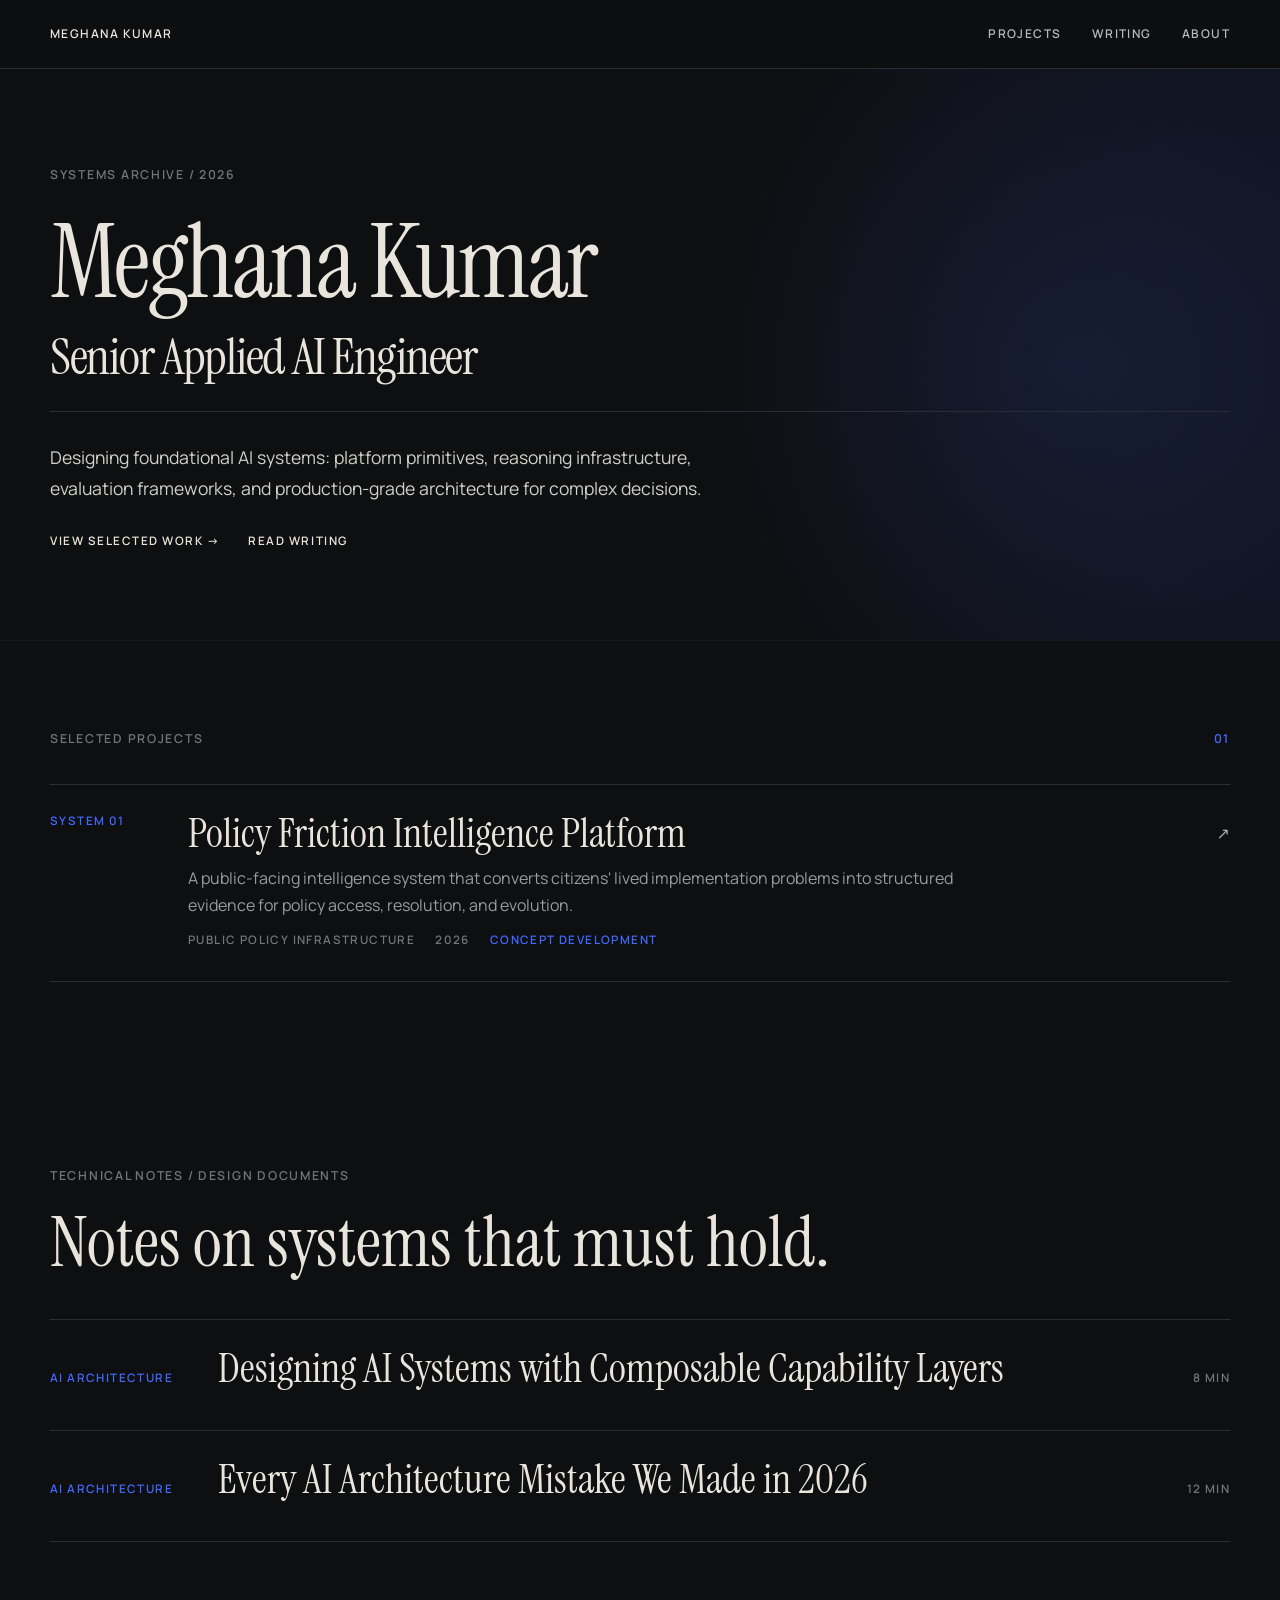
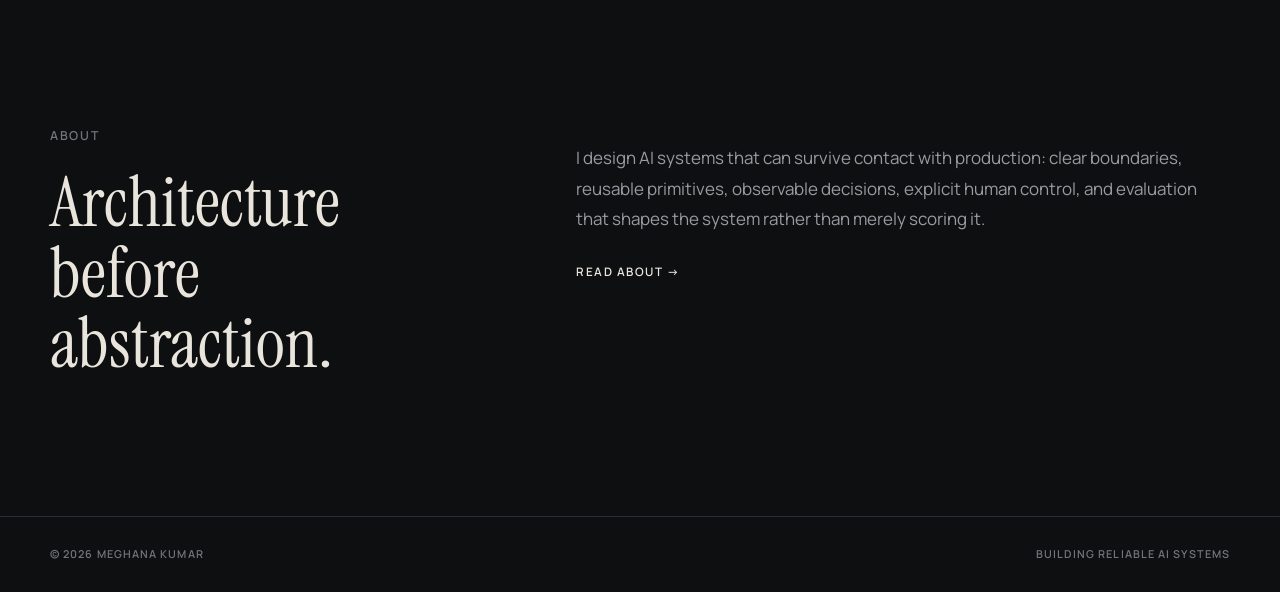
<file: index.html>
<!doctype html>
<html lang="en">
<head>
  <meta charset="UTF-8">
  <meta name="viewport" content="width=device-width, initial-scale=1">
  <meta name="description" content="Meghana Kumar — Senior Applied AI Engineer">
  <title>Meghana Kumar — Senior Applied AI Engineer</title>
  <link rel="stylesheet" href="/assets/css/styles.css">
</head>
<body>

  <!-- SITE HEADER START -->
  <a href="#main-content" class="skip-link">Skip to content</a>
  <header class="site-header">
    <div class="shell header-inner">
      <a class="brand" href="/">Meghana Kumar</a>
      <nav class="nav" aria-label="Primary">
        <a href="/projects/">Projects</a>
        <a href="/writing/">Writing</a>
        <a href="/about/">About</a>
      </nav>
    </div>
  </header>
  <!-- SITE HEADER END -->

  <main id="main-content">

    <section class="hero">
      <div class="shell hero-inner">
        <p class="eyebrow">Systems archive / 2026</p>
        <h1 class="display">Meghana Kumar</h1>
        <h2 class="display">Senior Applied AI Engineer</h2>
        <hr class="rule">
        <p class="hero-copy">Designing foundational AI systems: platform primitives, reasoning infrastructure, evaluation frameworks, and production-grade architecture for complex decisions.</p>
        <div class="hero-actions">
          <a class="text-link" href="#selected-work">View selected work →</a>
          <a class="text-link" href="#writing">Read writing</a>
        </div>
      </div>
    </section>

    <section id="selected-work" class="section">
      <div class="shell">
        <div class="section-heading">
          <p class="eyebrow">Selected projects</p>
          <p class="eyebrow eyebrow--accent">01</p>
        </div>

        <a class="project-row" href="/projects/policy-friction-intelligence-platform/">
          <span class="project-number">System 01</span>
          <div>
            <h3 class="project-title">Policy Friction Intelligence Platform</h3>
            <p class="project-summary">A public-facing intelligence system that converts citizens' lived implementation problems into structured evidence for policy access, resolution, and evolution.</p>
            <div class="project-meta">
              <span>Public Policy Infrastructure</span>
              <span>2026</span>
              <span class="project-status">Concept Development</span>
            </div>
          </div>
          <span class="project-arrow" aria-hidden="true">↗</span>
        </a>
      </div>
    </section>

    <section id="writing" class="section">
      <div class="shell">
        <p class="eyebrow">Technical notes / design documents</p>
        <h2 class="section-title">Notes on systems that must hold.</h2>

        <a class="article-row" href="/writing/designing-ai-systems-with-composable-capability-layers/">
          <span class="article-category">AI Architecture</span>
          <div>
            <h3 class="article-title">Designing AI Systems with Composable Capability Layers</h3>
          </div>
          <div class="article-meta-end">
            <span class="article-time">8 min</span>
          </div>
        </a>

        <a class="article-row" href="/writing/every-ai-architecture-mistake-we-made-in-2026/">
          <span class="article-category">AI Architecture</span>
          <div>
            <h3 class="article-title">Every AI Architecture Mistake We Made in 2026</h3>
          </div>
          <div class="article-meta-end">
            <span class="article-time">12 min</span>
          </div>
        </a>
      </div>
    </section>

    <section class="section">
      <div class="shell about-grid">
        <div>
          <p class="eyebrow">About</p>
          <h2 class="section-title">Architecture before abstraction.</h2>
        </div>
        <div>
          <p class="about-copy">I design AI systems that can survive contact with production: clear boundaries, reusable primitives, observable decisions, explicit human control, and evaluation that shapes the system rather than merely scoring it.</p>
          <div class="about-links">
            <a class="text-link" href="/about/">Read about →</a>
          </div>
        </div>
      </div>
    </section>

  </main>

  <!-- SITE FOOTER START -->
  <footer class="footer">
    <div class="shell footer-inner">
      <span>© 2026 Meghana Kumar</span>
      <span>Building reliable AI systems</span>
    </div>
  </footer>
  <!-- SITE FOOTER END -->

</body>
</html>
</file>
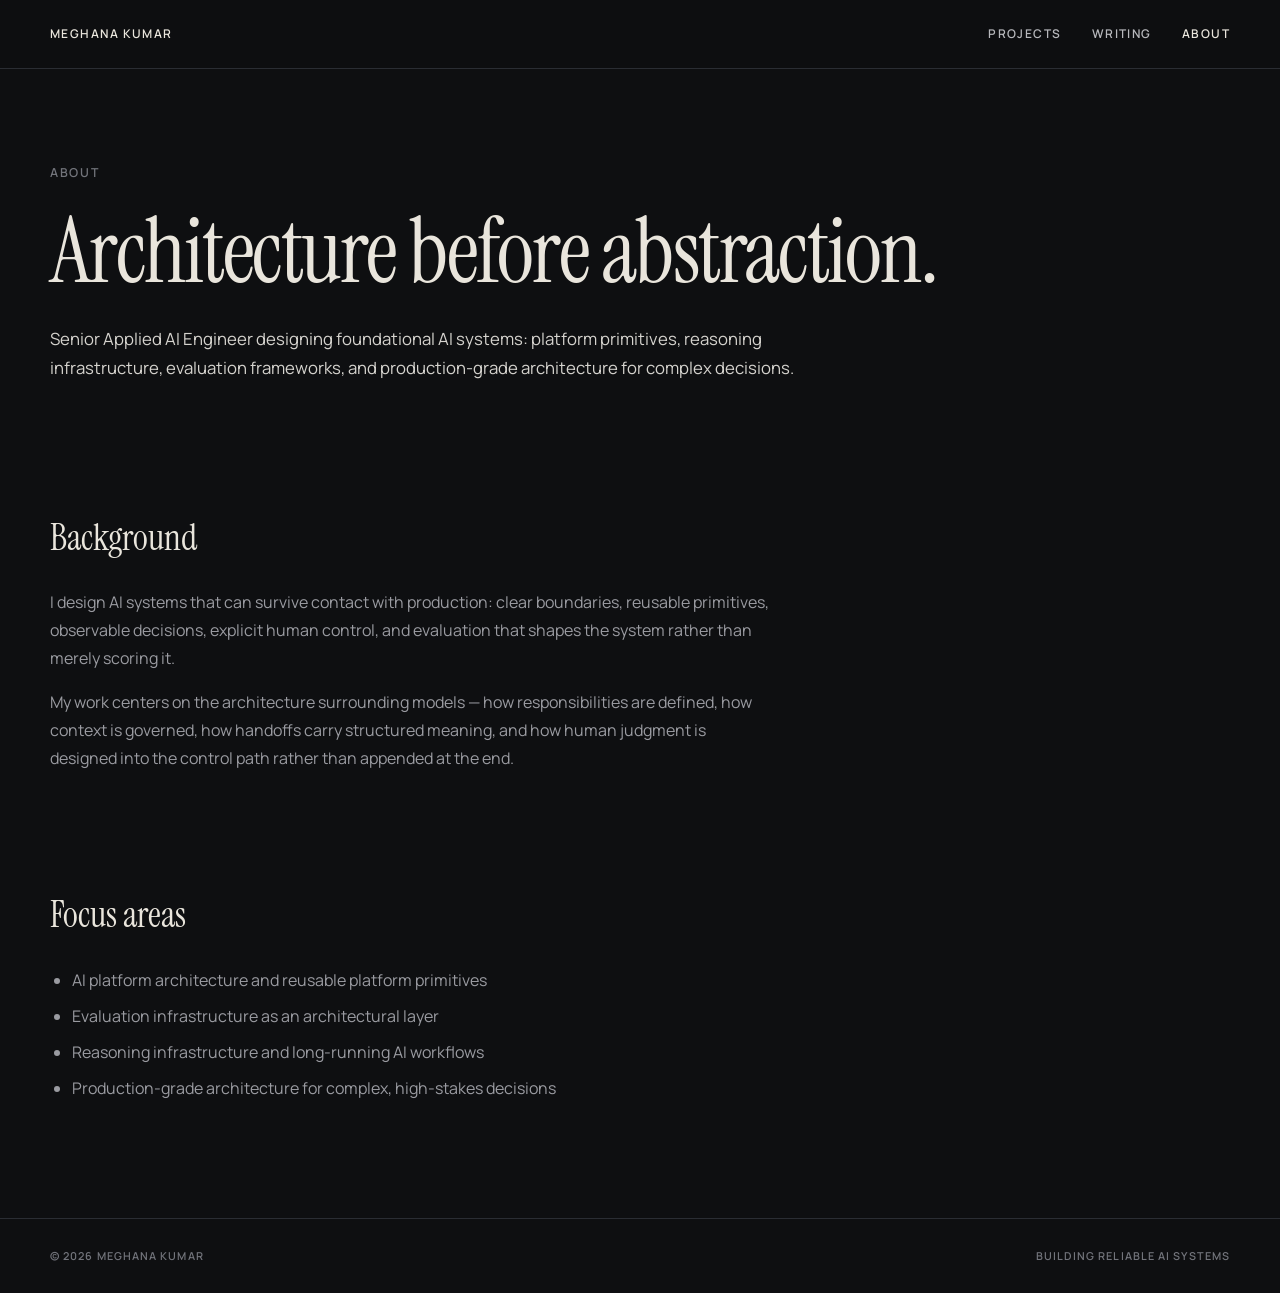
<file: about/index.html>
<!doctype html>
<html lang="en">
<head>
  <meta charset="UTF-8">
  <meta name="viewport" content="width=device-width, initial-scale=1">
  <meta name="description" content="About — Meghana Kumar, Senior Applied AI Engineer">
  <title>About — Meghana Kumar</title>
  <link rel="stylesheet" href="/assets/css/styles.css">
</head>
<body>

  <!-- SITE HEADER START -->
  <a href="#main-content" class="skip-link">Skip to content</a>
  <header class="site-header">
    <div class="shell header-inner">
      <a class="brand" href="/">Meghana Kumar</a>
      <nav class="nav" aria-label="Primary">
        <a href="/projects/">Projects</a>
        <a href="/writing/">Writing</a>
        <a href="/about/" aria-current="page">About</a>
      </nav>
    </div>
  </header>
  <!-- SITE HEADER END -->

  <main id="main-content">

    <section class="page-hero">
      <div class="shell">
        <p class="eyebrow">About</p>
        <h1 class="display page-title">Architecture before abstraction.</h1>
        <p class="page-intro">Senior Applied AI Engineer designing foundational AI systems: platform primitives, reasoning infrastructure, evaluation frameworks, and production-grade architecture for complex decisions.</p>
      </div>
    </section>

    <section class="about-section">
      <div class="shell">
        <h2>Background</h2>
        <p>I design AI systems that can survive contact with production: clear boundaries, reusable primitives, observable decisions, explicit human control, and evaluation that shapes the system rather than merely scoring it.</p>
        <p>My work centers on the architecture surrounding models — how responsibilities are defined, how context is governed, how handoffs carry structured meaning, and how human judgment is designed into the control path rather than appended at the end.</p>
      </div>
    </section>

    <section class="about-section" style="padding-top: 0;">
      <div class="shell">
        <h2>Focus areas</h2>
        <ul>
          <li>AI platform architecture and reusable platform primitives</li>
          <li>Evaluation infrastructure as an architectural layer</li>
          <li>Reasoning infrastructure and long-running AI workflows</li>
          <li>Production-grade architecture for complex, high-stakes decisions</li>
        </ul>
      </div>
    </section>

  </main>

  <!-- SITE FOOTER START -->
  <footer class="footer">
    <div class="shell footer-inner">
      <span>© 2026 Meghana Kumar</span>
      <span>Building reliable AI systems</span>
    </div>
  </footer>
  <!-- SITE FOOTER END -->

</body>
</html>
</file>
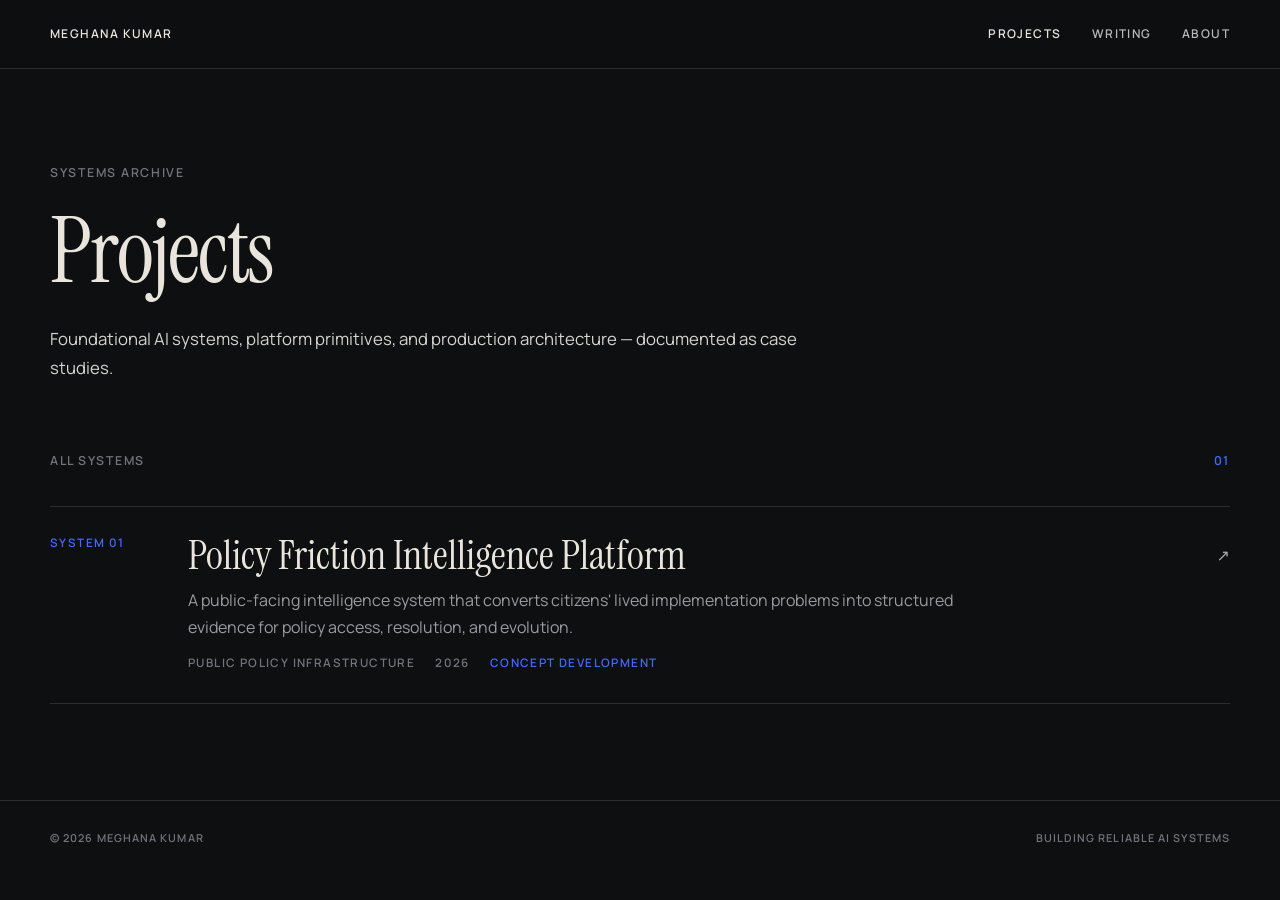
<file: projects/index.html>
<!doctype html>
<html lang="en">
<head>
  <meta charset="UTF-8">
  <meta name="viewport" content="width=device-width, initial-scale=1">
  <meta name="description" content="Projects — Meghana Kumar">
  <title>Projects — Meghana Kumar</title>
  <link rel="stylesheet" href="/assets/css/styles.css">
</head>
<body>

  <!-- SITE HEADER START -->
  <a href="#main-content" class="skip-link">Skip to content</a>
  <header class="site-header">
    <div class="shell header-inner">
      <a class="brand" href="/">Meghana Kumar</a>
      <nav class="nav" aria-label="Primary">
        <a href="/projects/" aria-current="page">Projects</a>
        <a href="/writing/">Writing</a>
        <a href="/about/">About</a>
      </nav>
    </div>
  </header>
  <!-- SITE HEADER END -->

  <main id="main-content">

    <section class="page-hero">
      <div class="shell">
        <p class="eyebrow">Systems archive</p>
        <h1 class="display page-title">Projects</h1>
        <p class="page-intro">Foundational AI systems, platform primitives, and production architecture — documented as case studies.</p>
      </div>
    </section>

    <section class="section" style="padding-top: 0;">
      <div class="shell">
        <div class="section-heading">
          <p class="eyebrow">All systems</p>
          <p class="eyebrow eyebrow--accent">01</p>
        </div>

        <a class="project-row" href="/projects/policy-friction-intelligence-platform/">
          <span class="project-number">System 01</span>
          <div>
            <h2 class="project-title">Policy Friction Intelligence Platform</h2>
            <p class="project-summary">A public-facing intelligence system that converts citizens' lived implementation problems into structured evidence for policy access, resolution, and evolution.</p>
            <div class="project-meta">
              <span>Public Policy Infrastructure</span>
              <span>2026</span>
              <span class="project-status">Concept Development</span>
            </div>
          </div>
          <span class="project-arrow" aria-hidden="true">↗</span>
        </a>
      </div>
    </section>

  </main>

  <!-- SITE FOOTER START -->
  <footer class="footer">
    <div class="shell footer-inner">
      <span>© 2026 Meghana Kumar</span>
      <span>Building reliable AI systems</span>
    </div>
  </footer>
  <!-- SITE FOOTER END -->

</body>
</html>
</file>
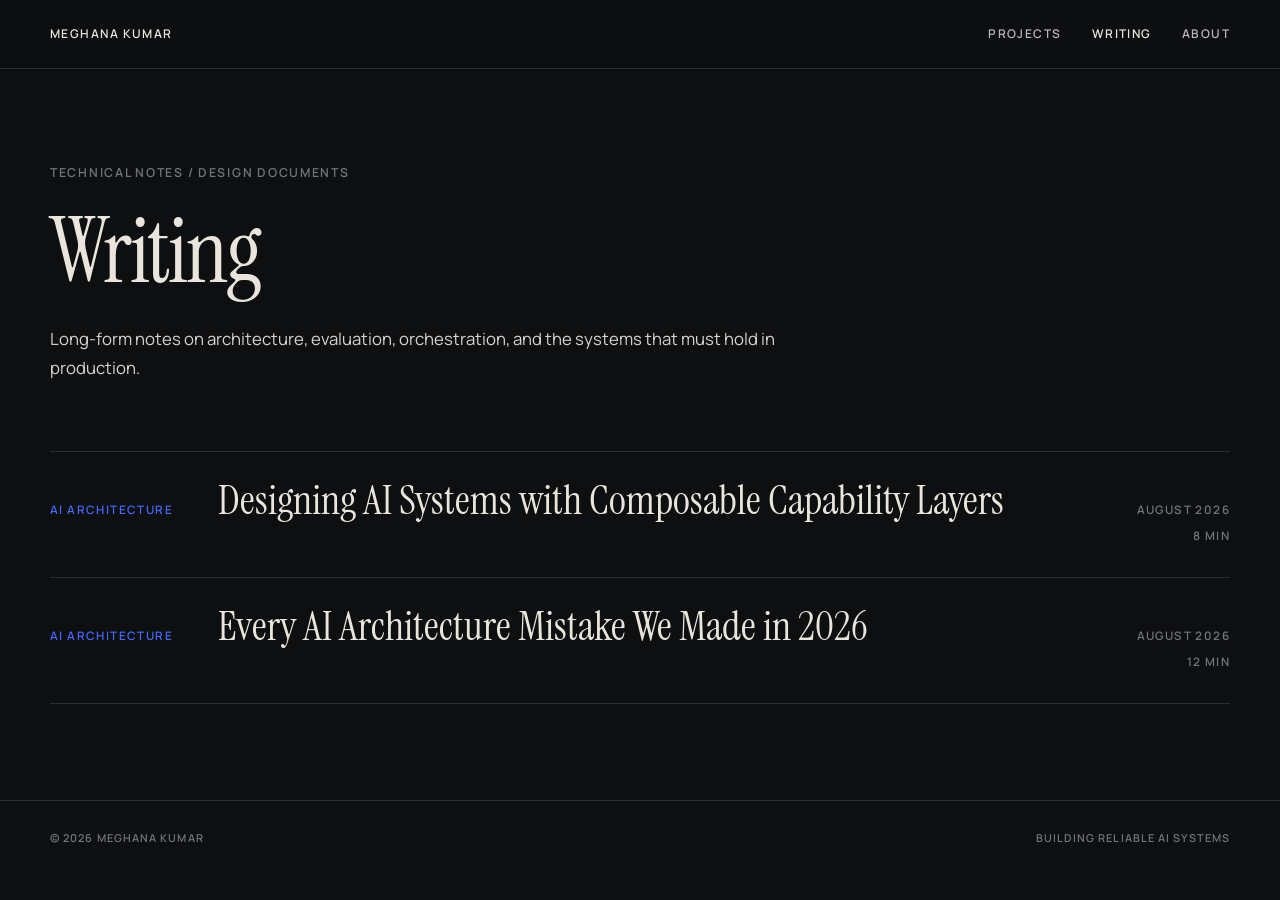
<file: writing/index.html>
<!doctype html>
<html lang="en">
<head>
  <meta charset="UTF-8">
  <meta name="viewport" content="width=device-width, initial-scale=1">
  <meta name="description" content="Writing — Meghana Kumar">
  <title>Writing — Meghana Kumar</title>
  <link rel="stylesheet" href="/assets/css/styles.css">
</head>
<body>

  <!-- SITE HEADER START -->
  <a href="#main-content" class="skip-link">Skip to content</a>
  <header class="site-header">
    <div class="shell header-inner">
      <a class="brand" href="/">Meghana Kumar</a>
      <nav class="nav" aria-label="Primary">
        <a href="/projects/">Projects</a>
        <a href="/writing/" aria-current="page">Writing</a>
        <a href="/about/">About</a>
      </nav>
    </div>
  </header>
  <!-- SITE HEADER END -->

  <main id="main-content">

    <section class="page-hero">
      <div class="shell">
        <p class="eyebrow">Technical notes / design documents</p>
        <h1 class="display page-title">Writing</h1>
        <p class="page-intro">Long-form notes on architecture, evaluation, orchestration, and the systems that must hold in production.</p>
      </div>
    </section>

    <section class="section" style="padding-top: 0;">
      <div class="shell">

        <a class="article-row" href="/writing/designing-ai-systems-with-composable-capability-layers/">
          <span class="article-category">AI Architecture</span>
          <div>
            <h2 class="article-title">Designing AI Systems with Composable Capability Layers</h2>
          </div>
          <div class="article-meta-end">
            <span class="article-date">August 2026</span>
            <span class="article-time">8 min</span>
          </div>
        </a>

        <a class="article-row" href="/writing/every-ai-architecture-mistake-we-made-in-2026/">
          <span class="article-category">AI Architecture</span>
          <div>
            <h2 class="article-title">Every AI Architecture Mistake We Made in 2026</h2>
          </div>
          <div class="article-meta-end">
            <span class="article-date">August 2026</span>
            <span class="article-time">12 min</span>
          </div>
        </a>

      </div>
    </section>

  </main>

  <!-- SITE FOOTER START -->
  <footer class="footer">
    <div class="shell footer-inner">
      <span>© 2026 Meghana Kumar</span>
      <span>Building reliable AI systems</span>
    </div>
  </footer>
  <!-- SITE FOOTER END -->

</body>
</html>
</file>
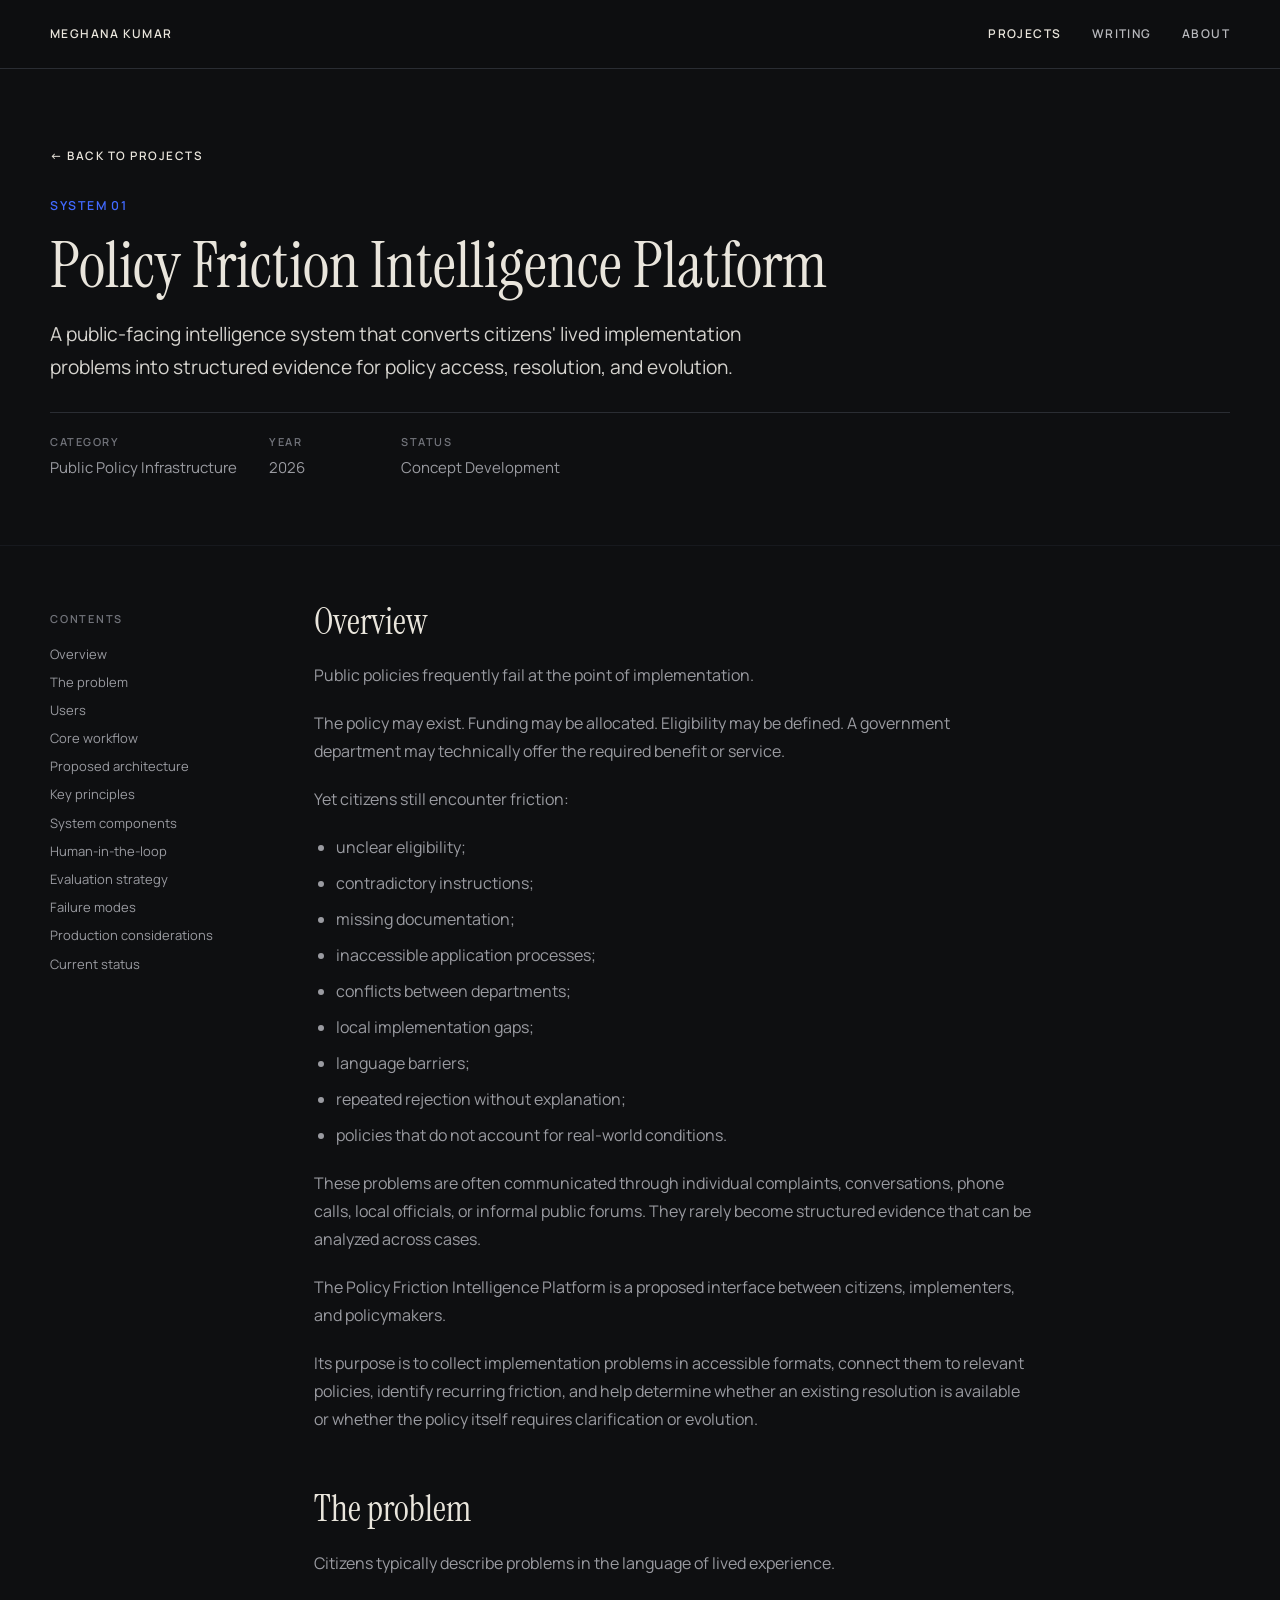
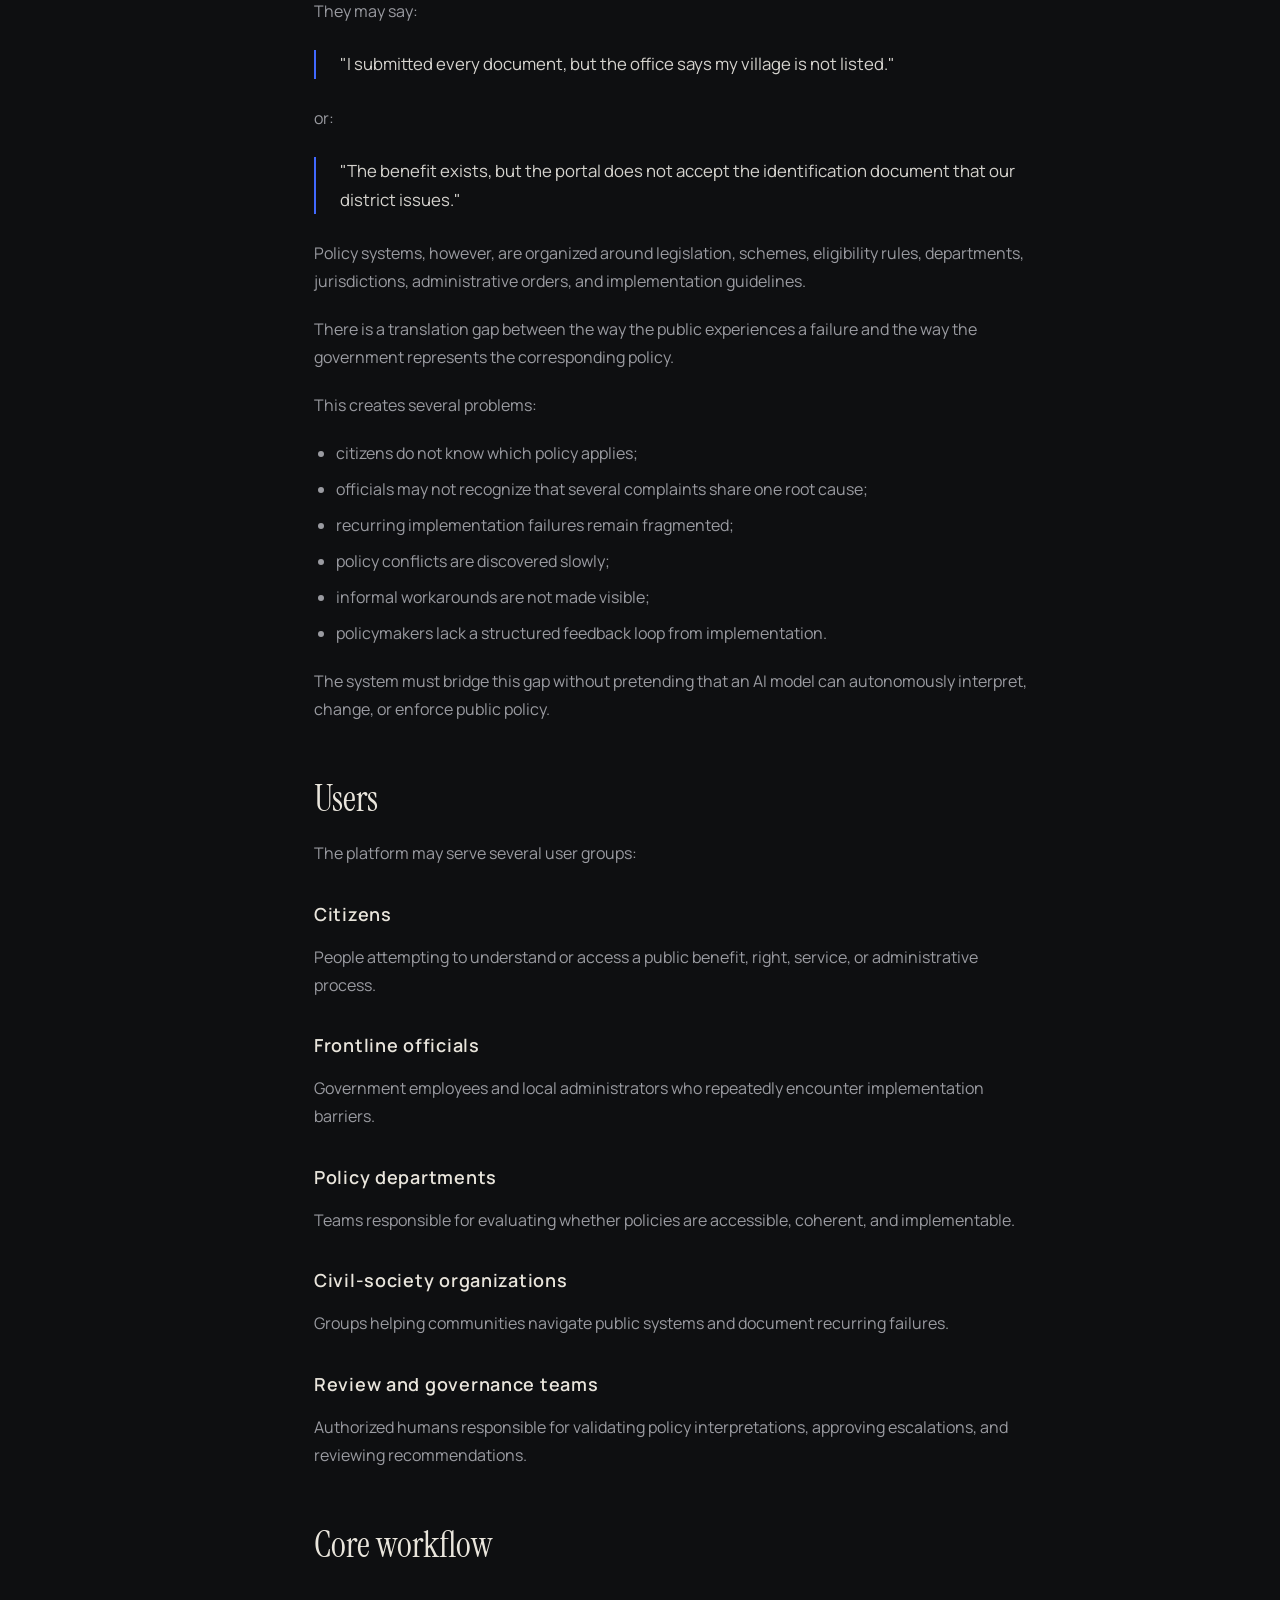
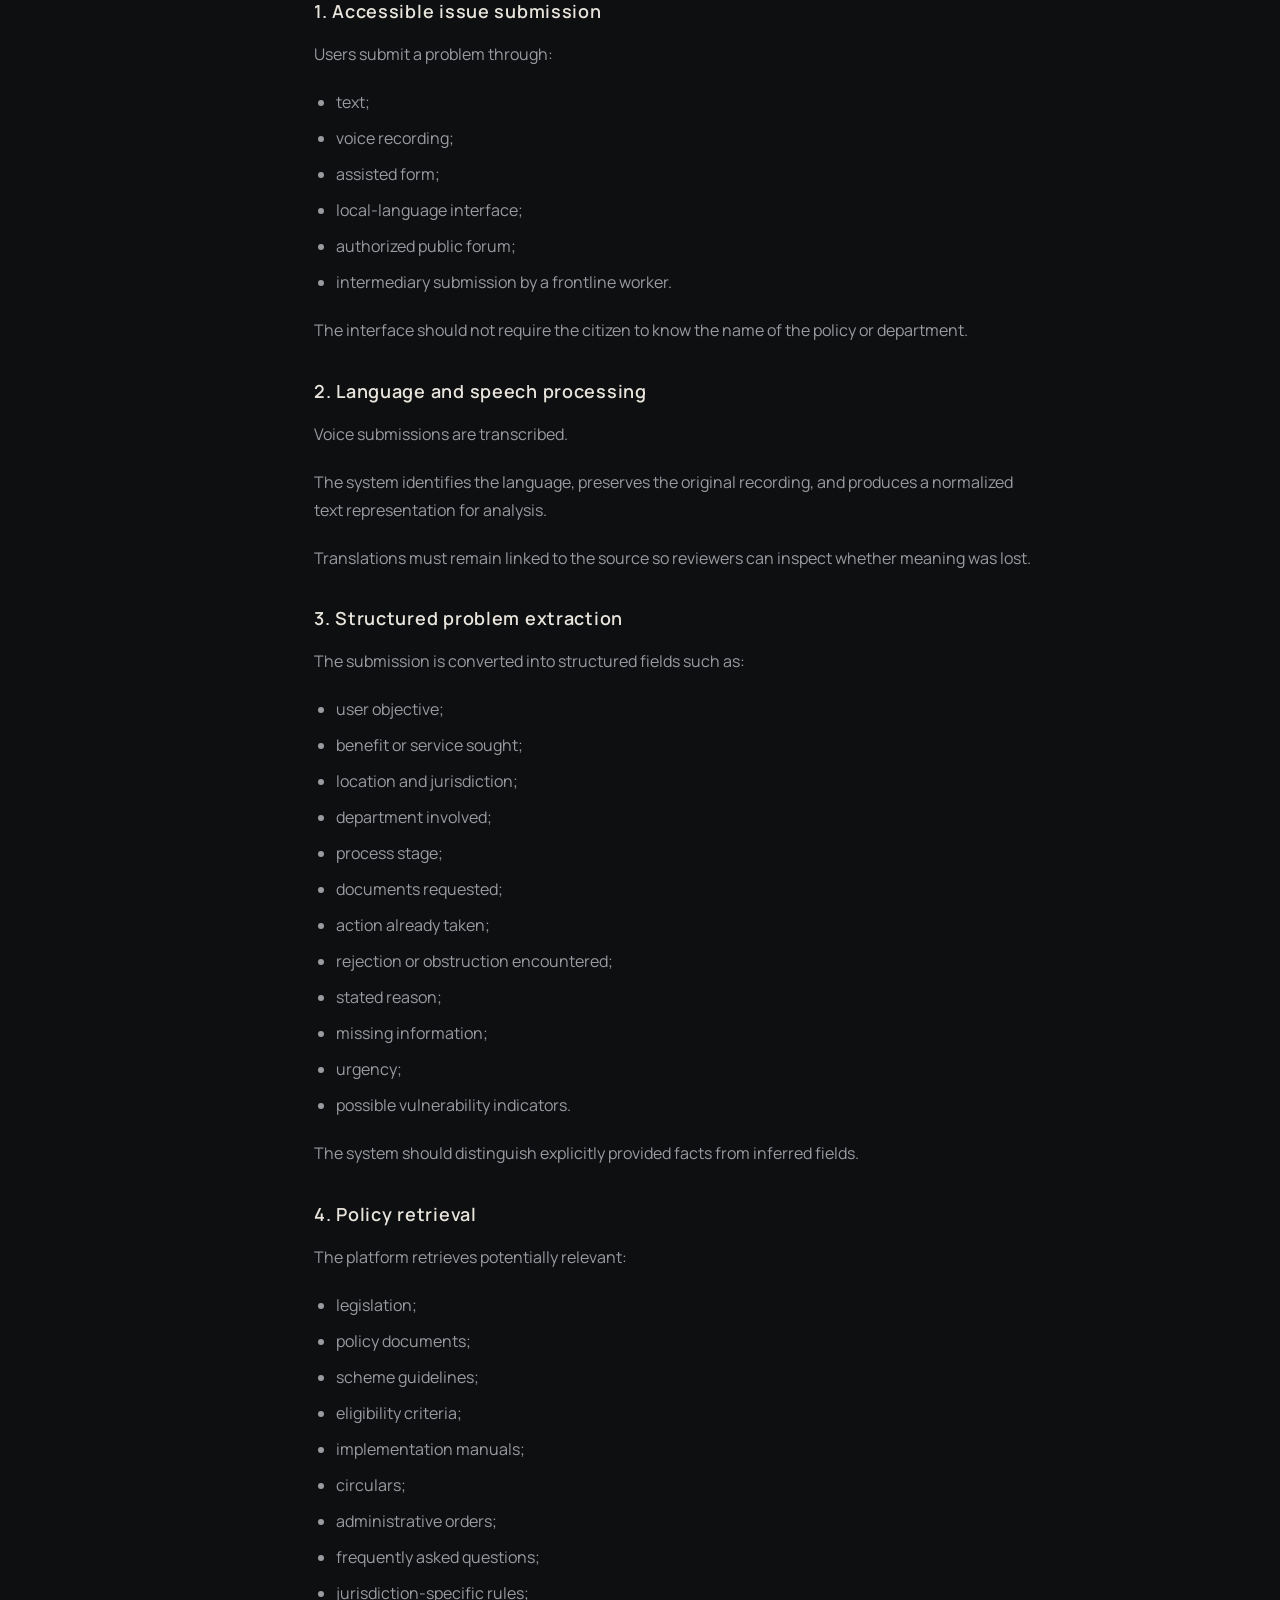
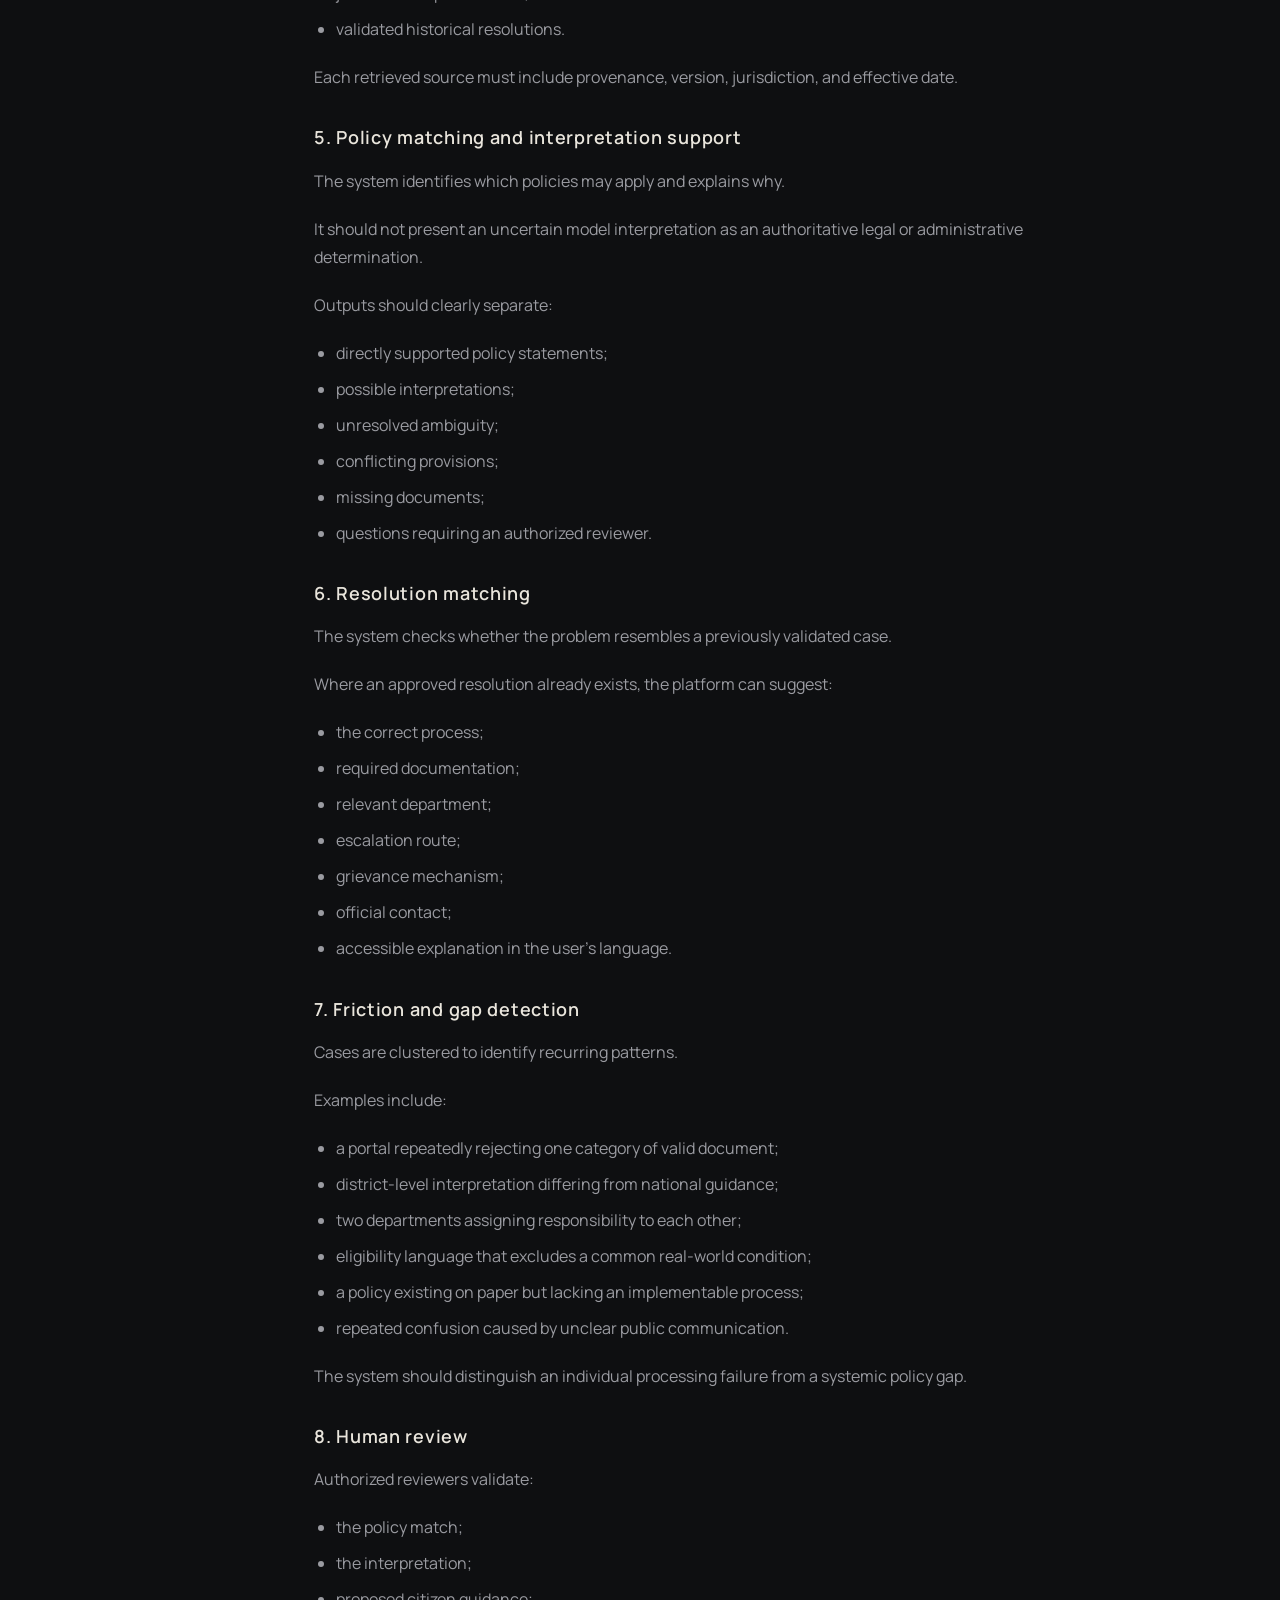
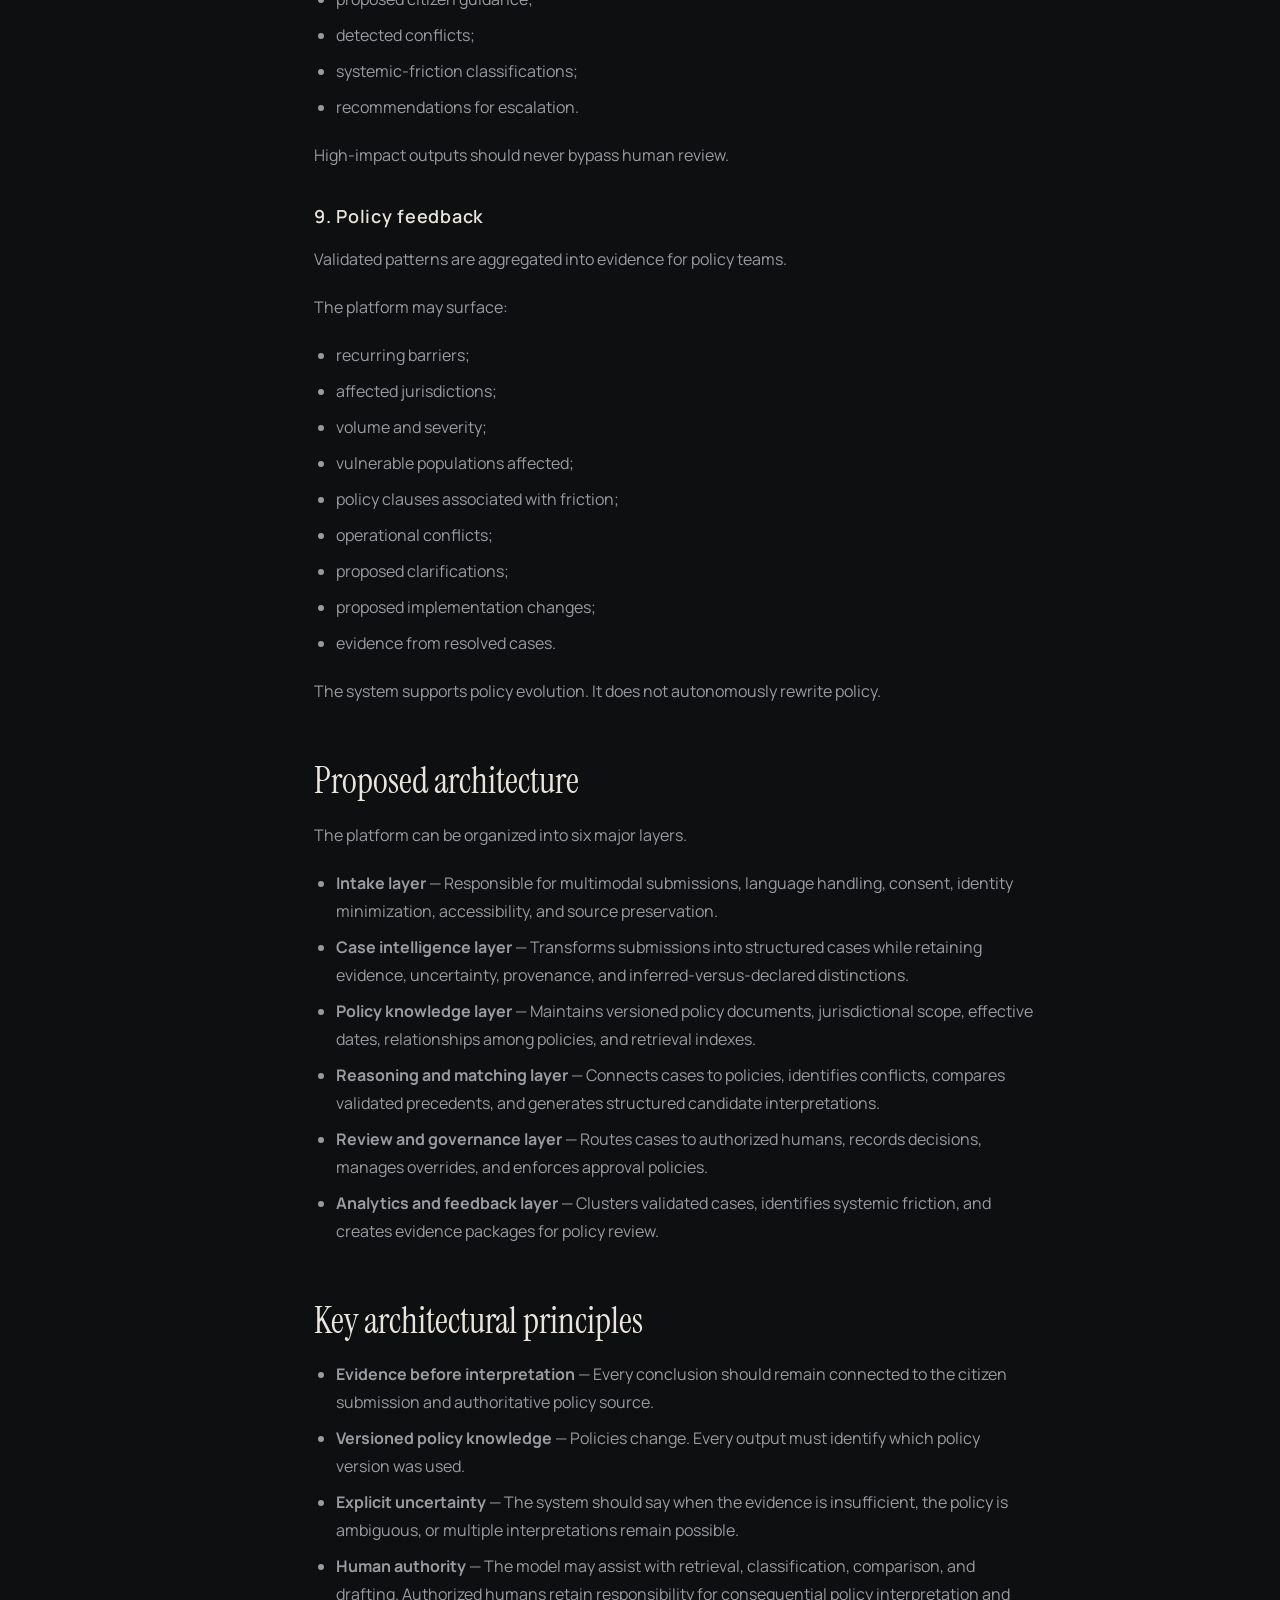
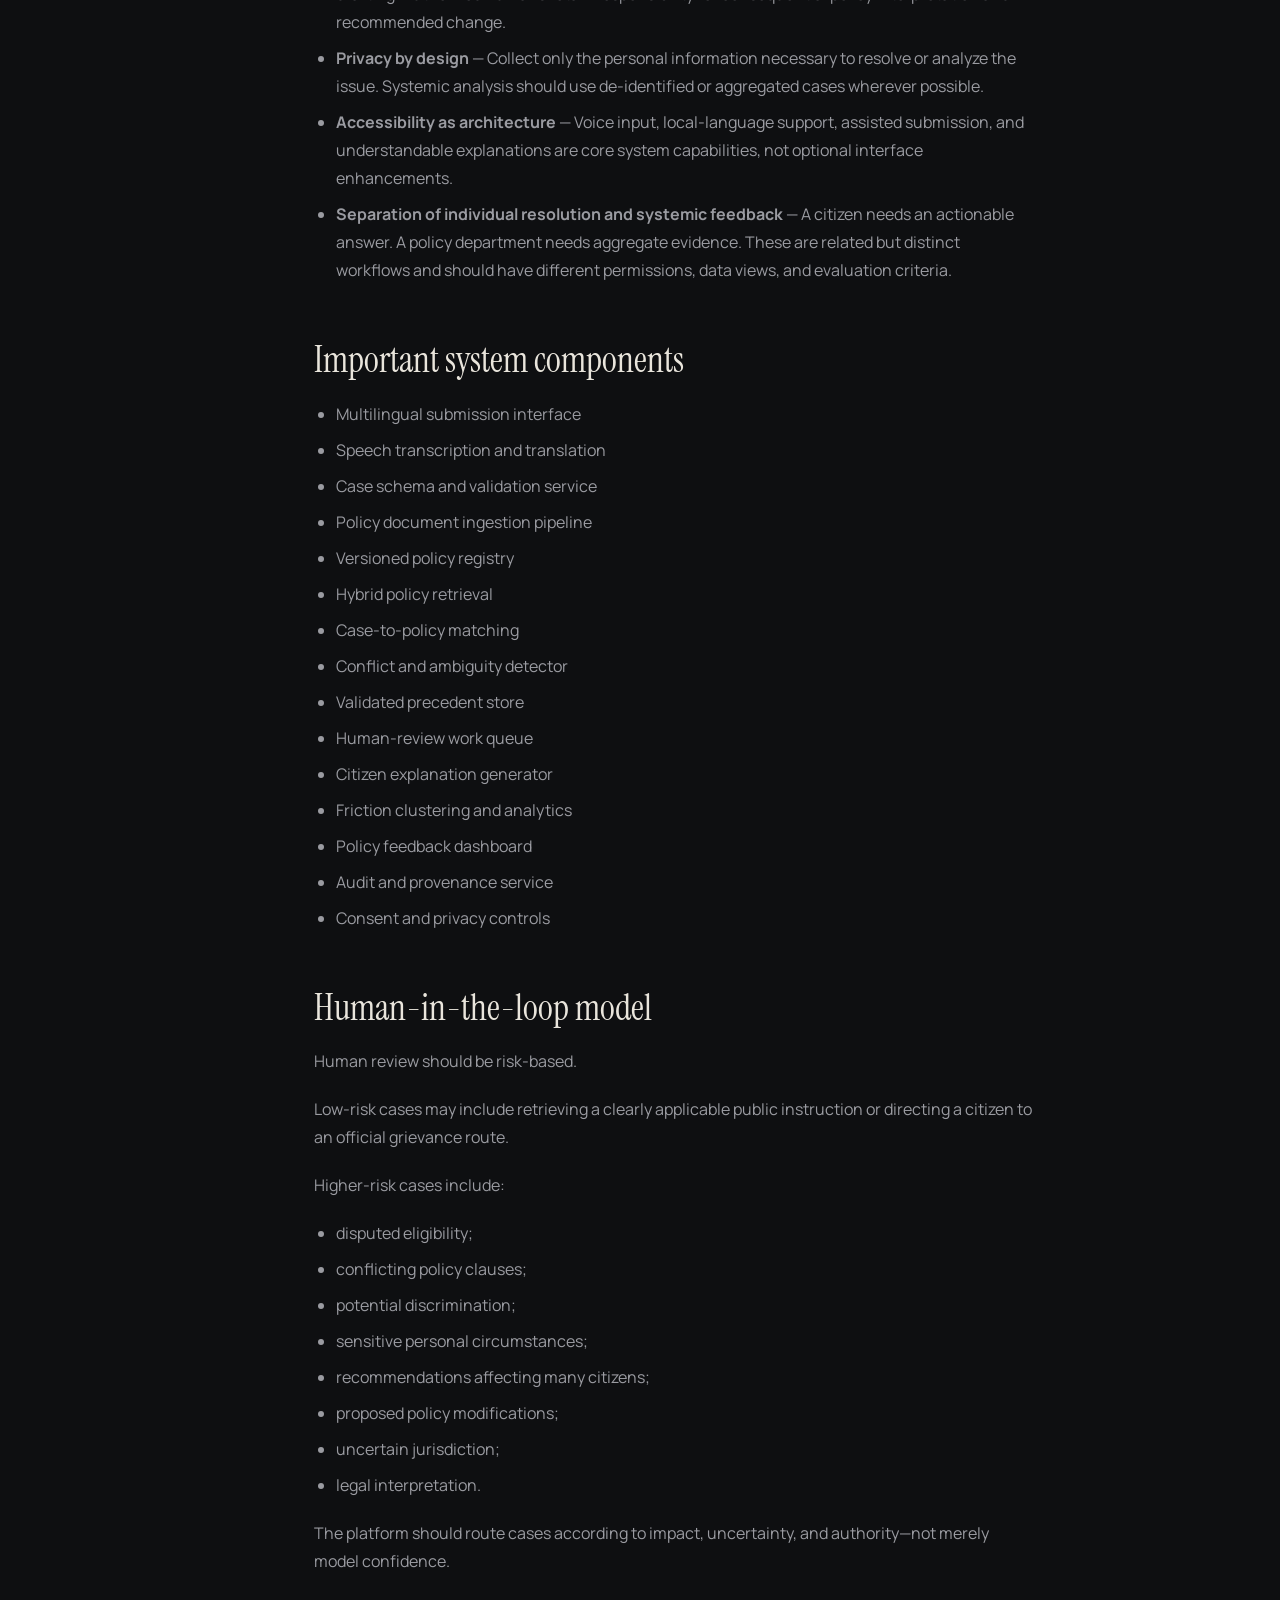
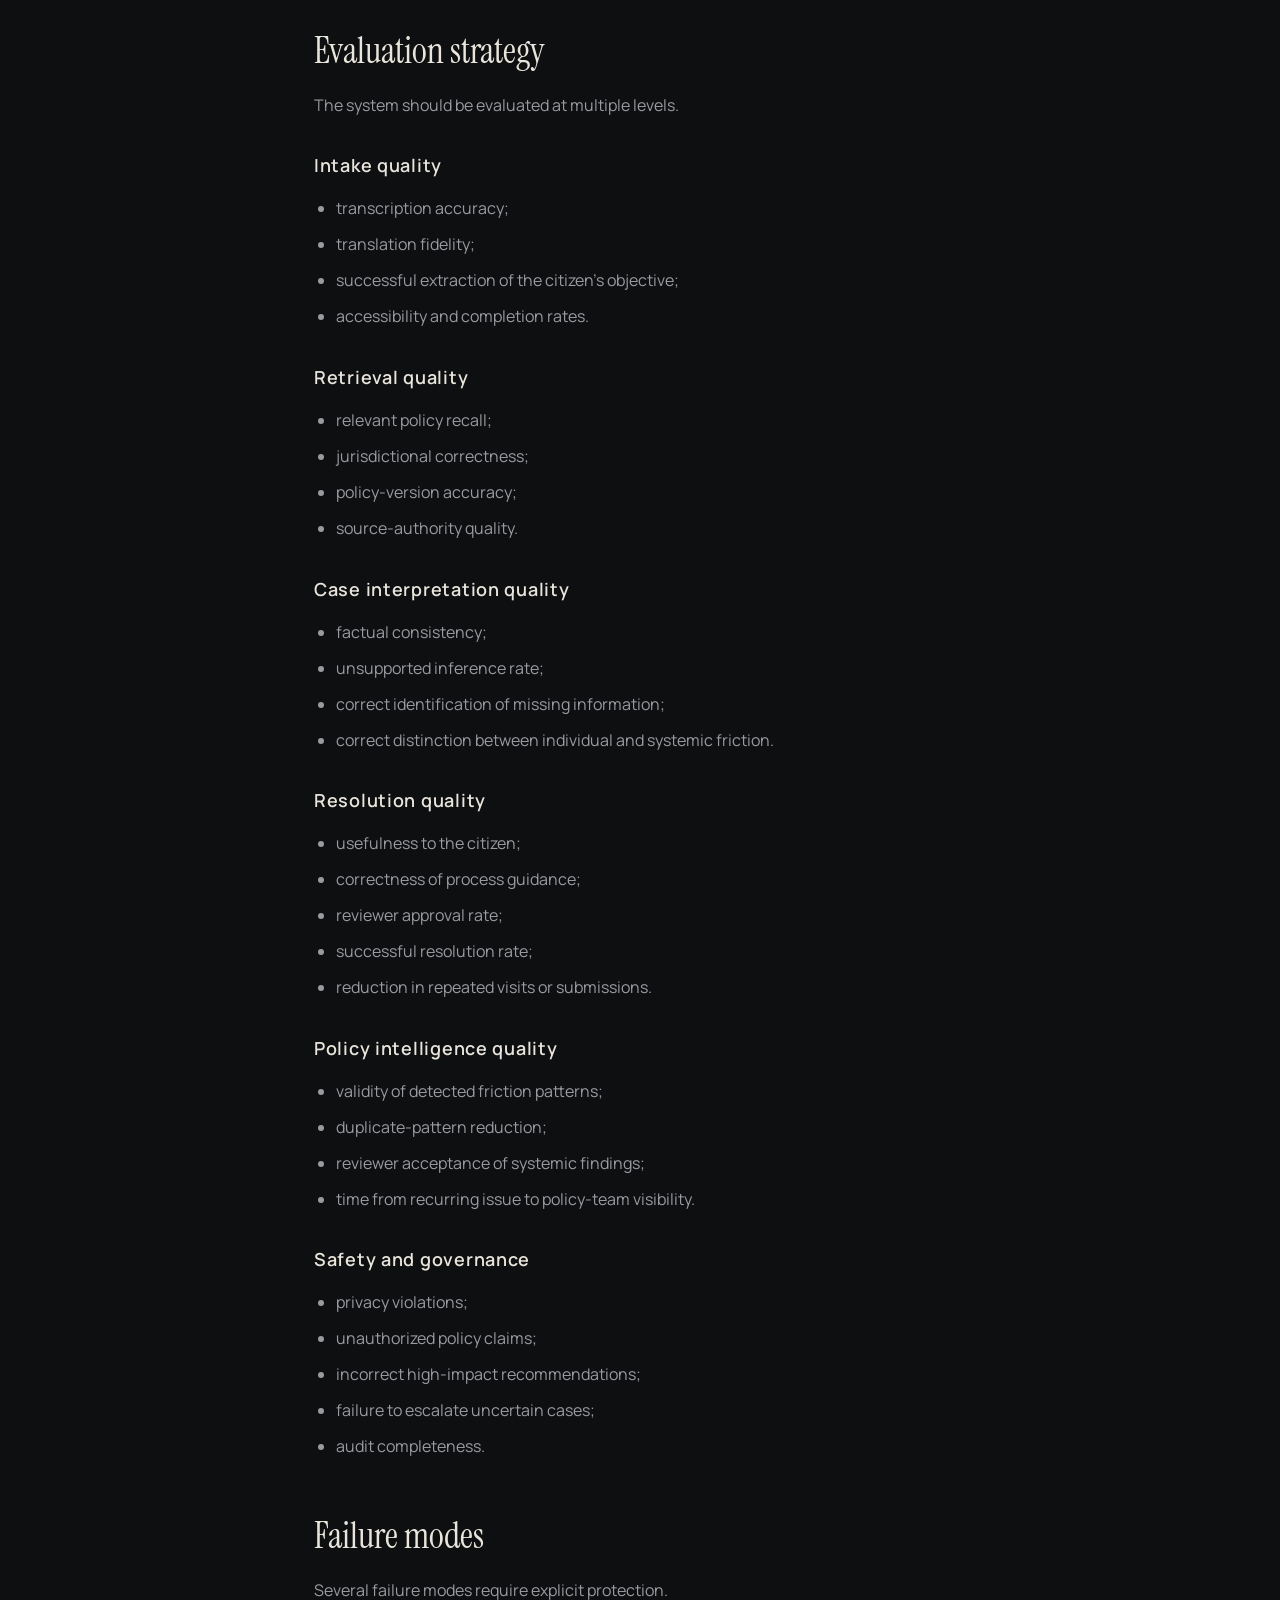
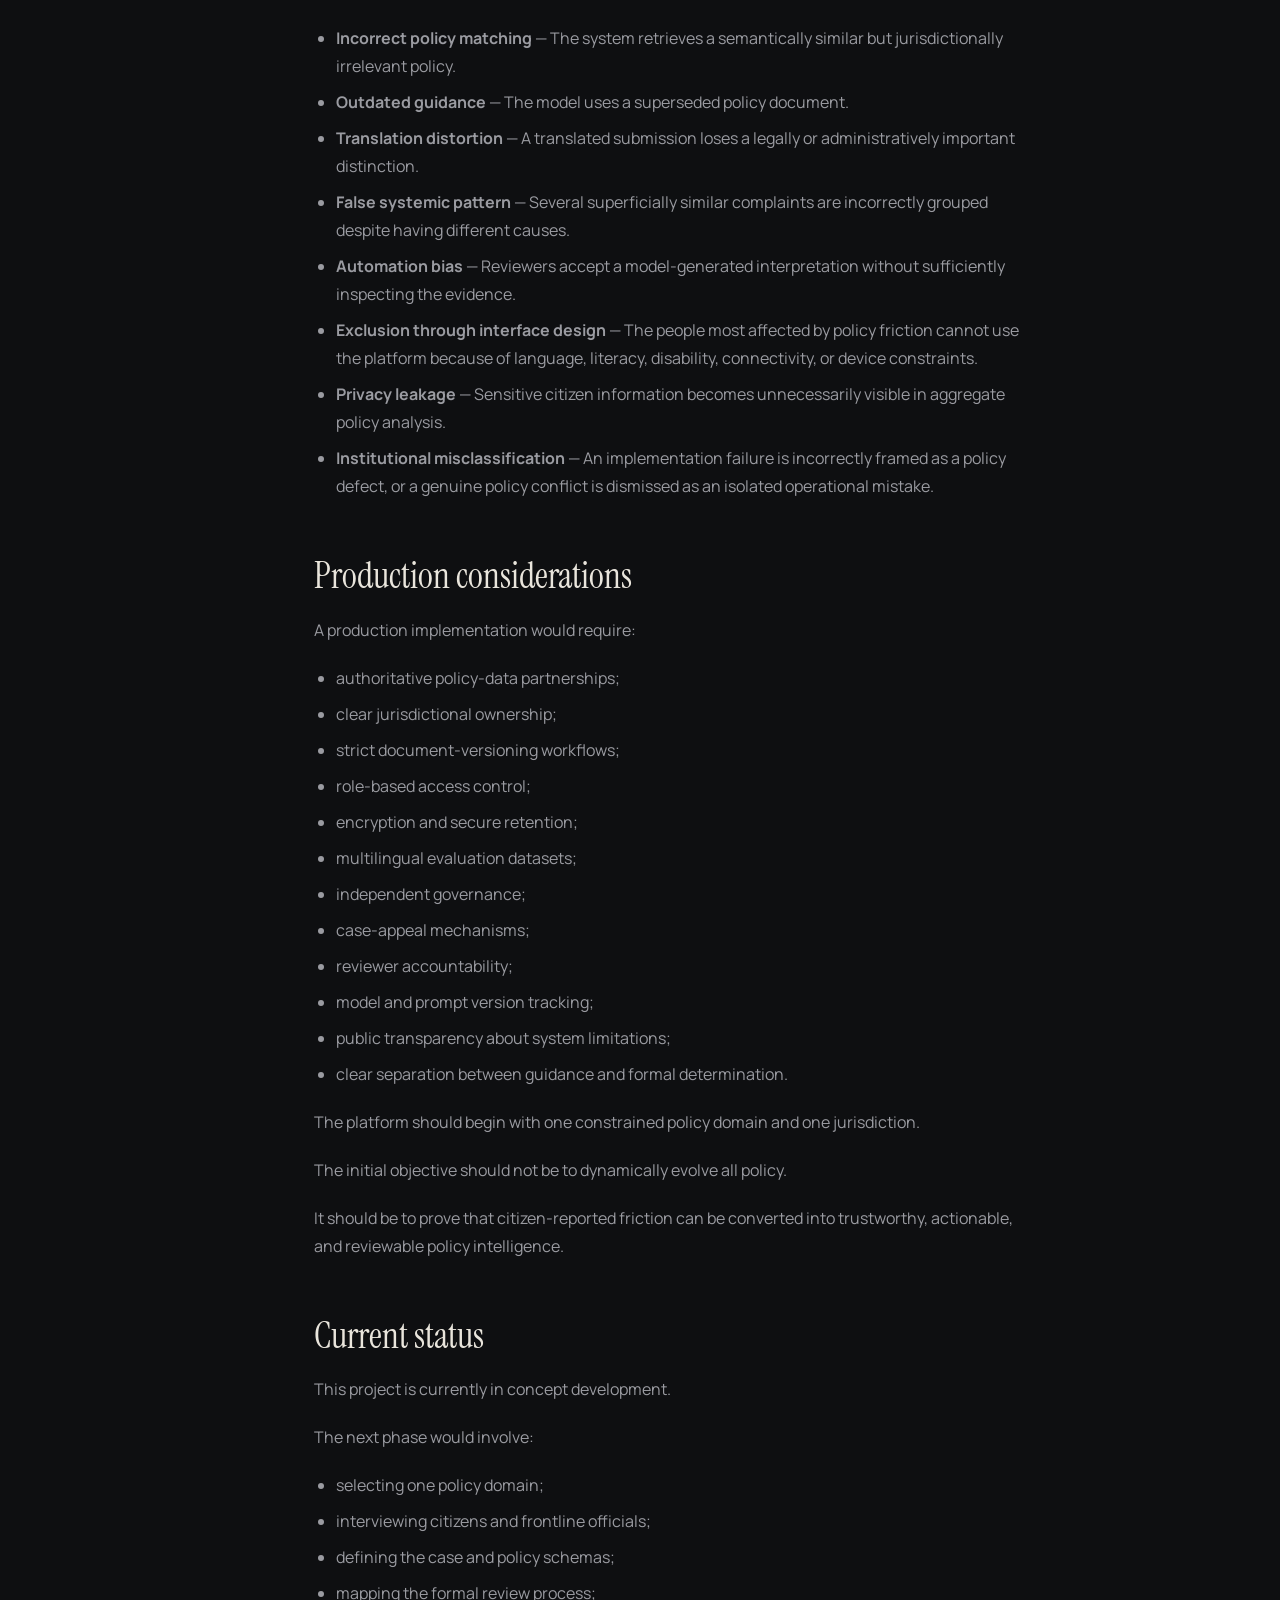
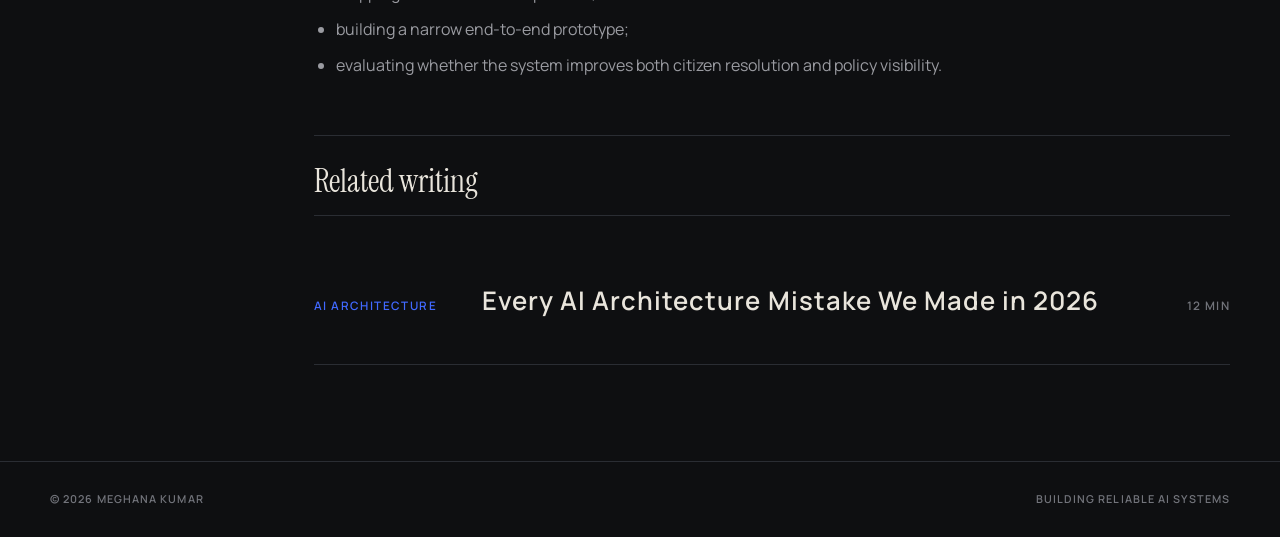
<file: projects/policy-friction-intelligence-platform/index.html>
<!doctype html>
<html lang="en">
<head>
  <meta charset="UTF-8">
  <meta name="viewport" content="width=device-width, initial-scale=1">
  <meta name="description" content="Policy Friction Intelligence Platform — a public-facing intelligence system that converts citizens' lived implementation problems into structured evidence for policy access, resolution, and evolution.">
  <title>Policy Friction Intelligence Platform — Meghana Kumar</title>
  <link rel="stylesheet" href="/assets/css/styles.css">
</head>
<body>

  <!-- SITE HEADER START -->
  <a href="#main-content" class="skip-link">Skip to content</a>
  <header class="site-header">
    <div class="shell header-inner">
      <a class="brand" href="/">Meghana Kumar</a>
      <nav class="nav" aria-label="Primary">
        <a href="/projects/" aria-current="page">Projects</a>
        <a href="/writing/">Writing</a>
        <a href="/about/">About</a>
      </nav>
    </div>
  </header>
  <!-- SITE HEADER END -->

  <main id="main-content">

    <header class="case-study-hero">
      <div class="shell">
        <a class="text-link" href="/projects/">← Back to Projects</a>
        <p class="eyebrow eyebrow--accent" style="margin-top: 28px;">System 01</p>
        <h1 class="case-study-title">Policy Friction Intelligence Platform</h1>
        <p class="case-study-thesis">A public-facing intelligence system that converts citizens' lived implementation problems into structured evidence for policy access, resolution, and evolution.</p>

        <dl class="case-study-meta">
          <div>
            <dt>Category</dt>
            <dd>Public Policy Infrastructure</dd>
          </div>
          <div>
            <dt>Year</dt>
            <dd>2026</dd>
          </div>
          <div>
            <dt>Status</dt>
            <dd>Concept Development</dd>
          </div>
        </dl>
      </div>
    </header>

    <div class="shell case-study-layout">

      <aside class="toc" aria-label="Table of contents">
        <p class="toc-label">Contents</p>
        <nav>
          <a href="#overview">Overview</a>
          <a href="#problem">The problem</a>
          <a href="#users">Users</a>
          <a href="#workflow">Core workflow</a>
          <a href="#architecture">Proposed architecture</a>
          <a href="#principles">Key principles</a>
          <a href="#components">System components</a>
          <a href="#human-in-the-loop">Human-in-the-loop</a>
          <a href="#evaluation">Evaluation strategy</a>
          <a href="#failure-modes">Failure modes</a>
          <a href="#production">Production considerations</a>
          <a href="#status">Current status</a>
        </nav>
      </aside>

      <article class="case-study-content">

        <section id="overview">
          <h2>Overview</h2>
          <p>Public policies frequently fail at the point of implementation.</p>
          <p>The policy may exist. Funding may be allocated. Eligibility may be defined. A government department may technically offer the required benefit or service.</p>
          <p>Yet citizens still encounter friction:</p>
          <ul>
            <li>unclear eligibility;</li>
            <li>contradictory instructions;</li>
            <li>missing documentation;</li>
            <li>inaccessible application processes;</li>
            <li>conflicts between departments;</li>
            <li>local implementation gaps;</li>
            <li>language barriers;</li>
            <li>repeated rejection without explanation;</li>
            <li>policies that do not account for real-world conditions.</li>
          </ul>
          <p>These problems are often communicated through individual complaints, conversations, phone calls, local officials, or informal public forums. They rarely become structured evidence that can be analyzed across cases.</p>
          <p>The Policy Friction Intelligence Platform is a proposed interface between citizens, implementers, and policymakers.</p>
          <p>Its purpose is to collect implementation problems in accessible formats, connect them to relevant policies, identify recurring friction, and help determine whether an existing resolution is available or whether the policy itself requires clarification or evolution.</p>
        </section>

        <section id="problem">
          <h2>The problem</h2>
          <p>Citizens typically describe problems in the language of lived experience.</p>
          <p>They may say:</p>
          <blockquote>"I submitted every document, but the office says my village is not listed."</blockquote>
          <p>or:</p>
          <blockquote>"The benefit exists, but the portal does not accept the identification document that our district issues."</blockquote>
          <p>Policy systems, however, are organized around legislation, schemes, eligibility rules, departments, jurisdictions, administrative orders, and implementation guidelines.</p>
          <p>There is a translation gap between the way the public experiences a failure and the way the government represents the corresponding policy.</p>
          <p>This creates several problems:</p>
          <ul>
            <li>citizens do not know which policy applies;</li>
            <li>officials may not recognize that several complaints share one root cause;</li>
            <li>recurring implementation failures remain fragmented;</li>
            <li>policy conflicts are discovered slowly;</li>
            <li>informal workarounds are not made visible;</li>
            <li>policymakers lack a structured feedback loop from implementation.</li>
          </ul>
          <p>The system must bridge this gap without pretending that an AI model can autonomously interpret, change, or enforce public policy.</p>
        </section>

        <section id="users">
          <h2>Users</h2>
          <p>The platform may serve several user groups:</p>
          <h3>Citizens</h3>
          <p>People attempting to understand or access a public benefit, right, service, or administrative process.</p>
          <h3>Frontline officials</h3>
          <p>Government employees and local administrators who repeatedly encounter implementation barriers.</p>
          <h3>Policy departments</h3>
          <p>Teams responsible for evaluating whether policies are accessible, coherent, and implementable.</p>
          <h3>Civil-society organizations</h3>
          <p>Groups helping communities navigate public systems and document recurring failures.</p>
          <h3>Review and governance teams</h3>
          <p>Authorized humans responsible for validating policy interpretations, approving escalations, and reviewing recommendations.</p>
        </section>

        <section id="workflow">
          <h2>Core workflow</h2>

          <h3>1. Accessible issue submission</h3>
          <p>Users submit a problem through:</p>
          <ul>
            <li>text;</li>
            <li>voice recording;</li>
            <li>assisted form;</li>
            <li>local-language interface;</li>
            <li>authorized public forum;</li>
            <li>intermediary submission by a frontline worker.</li>
          </ul>
          <p>The interface should not require the citizen to know the name of the policy or department.</p>

          <h3>2. Language and speech processing</h3>
          <p>Voice submissions are transcribed.</p>
          <p>The system identifies the language, preserves the original recording, and produces a normalized text representation for analysis.</p>
          <p>Translations must remain linked to the source so reviewers can inspect whether meaning was lost.</p>

          <h3>3. Structured problem extraction</h3>
          <p>The submission is converted into structured fields such as:</p>
          <ul>
            <li>user objective;</li>
            <li>benefit or service sought;</li>
            <li>location and jurisdiction;</li>
            <li>department involved;</li>
            <li>process stage;</li>
            <li>documents requested;</li>
            <li>action already taken;</li>
            <li>rejection or obstruction encountered;</li>
            <li>stated reason;</li>
            <li>missing information;</li>
            <li>urgency;</li>
            <li>possible vulnerability indicators.</li>
          </ul>
          <p>The system should distinguish explicitly provided facts from inferred fields.</p>

          <h3>4. Policy retrieval</h3>
          <p>The platform retrieves potentially relevant:</p>
          <ul>
            <li>legislation;</li>
            <li>policy documents;</li>
            <li>scheme guidelines;</li>
            <li>eligibility criteria;</li>
            <li>implementation manuals;</li>
            <li>circulars;</li>
            <li>administrative orders;</li>
            <li>frequently asked questions;</li>
            <li>jurisdiction-specific rules;</li>
            <li>validated historical resolutions.</li>
          </ul>
          <p>Each retrieved source must include provenance, version, jurisdiction, and effective date.</p>

          <h3>5. Policy matching and interpretation support</h3>
          <p>The system identifies which policies may apply and explains why.</p>
          <p>It should not present an uncertain model interpretation as an authoritative legal or administrative determination.</p>
          <p>Outputs should clearly separate:</p>
          <ul>
            <li>directly supported policy statements;</li>
            <li>possible interpretations;</li>
            <li>unresolved ambiguity;</li>
            <li>conflicting provisions;</li>
            <li>missing documents;</li>
            <li>questions requiring an authorized reviewer.</li>
          </ul>

          <h3>6. Resolution matching</h3>
          <p>The system checks whether the problem resembles a previously validated case.</p>
          <p>Where an approved resolution already exists, the platform can suggest:</p>
          <ul>
            <li>the correct process;</li>
            <li>required documentation;</li>
            <li>relevant department;</li>
            <li>escalation route;</li>
            <li>grievance mechanism;</li>
            <li>official contact;</li>
            <li>accessible explanation in the user's language.</li>
          </ul>

          <h3>7. Friction and gap detection</h3>
          <p>Cases are clustered to identify recurring patterns.</p>
          <p>Examples include:</p>
          <ul>
            <li>a portal repeatedly rejecting one category of valid document;</li>
            <li>district-level interpretation differing from national guidance;</li>
            <li>two departments assigning responsibility to each other;</li>
            <li>eligibility language that excludes a common real-world condition;</li>
            <li>a policy existing on paper but lacking an implementable process;</li>
            <li>repeated confusion caused by unclear public communication.</li>
          </ul>
          <p>The system should distinguish an individual processing failure from a systemic policy gap.</p>

          <h3>8. Human review</h3>
          <p>Authorized reviewers validate:</p>
          <ul>
            <li>the policy match;</li>
            <li>the interpretation;</li>
            <li>proposed citizen guidance;</li>
            <li>detected conflicts;</li>
            <li>systemic-friction classifications;</li>
            <li>recommendations for escalation.</li>
          </ul>
          <p>High-impact outputs should never bypass human review.</p>

          <h3>9. Policy feedback</h3>
          <p>Validated patterns are aggregated into evidence for policy teams.</p>
          <p>The platform may surface:</p>
          <ul>
            <li>recurring barriers;</li>
            <li>affected jurisdictions;</li>
            <li>volume and severity;</li>
            <li>vulnerable populations affected;</li>
            <li>policy clauses associated with friction;</li>
            <li>operational conflicts;</li>
            <li>proposed clarifications;</li>
            <li>proposed implementation changes;</li>
            <li>evidence from resolved cases.</li>
          </ul>
          <p>The system supports policy evolution. It does not autonomously rewrite policy.</p>
        </section>

        <section id="architecture">
          <h2>Proposed architecture</h2>
          <p>The platform can be organized into six major layers.</p>
          <ul>
            <li><strong>Intake layer</strong> — Responsible for multimodal submissions, language handling, consent, identity minimization, accessibility, and source preservation.</li>
            <li><strong>Case intelligence layer</strong> — Transforms submissions into structured cases while retaining evidence, uncertainty, provenance, and inferred-versus-declared distinctions.</li>
            <li><strong>Policy knowledge layer</strong> — Maintains versioned policy documents, jurisdictional scope, effective dates, relationships among policies, and retrieval indexes.</li>
            <li><strong>Reasoning and matching layer</strong> — Connects cases to policies, identifies conflicts, compares validated precedents, and generates structured candidate interpretations.</li>
            <li><strong>Review and governance layer</strong> — Routes cases to authorized humans, records decisions, manages overrides, and enforces approval policies.</li>
            <li><strong>Analytics and feedback layer</strong> — Clusters validated cases, identifies systemic friction, and creates evidence packages for policy review.</li>
          </ul>
        </section>

        <section id="principles">
          <h2>Key architectural principles</h2>
          <ul>
            <li><strong>Evidence before interpretation</strong> — Every conclusion should remain connected to the citizen submission and authoritative policy source.</li>
            <li><strong>Versioned policy knowledge</strong> — Policies change. Every output must identify which policy version was used.</li>
            <li><strong>Explicit uncertainty</strong> — The system should say when the evidence is insufficient, the policy is ambiguous, or multiple interpretations remain possible.</li>
            <li><strong>Human authority</strong> — The model may assist with retrieval, classification, comparison, and drafting. Authorized humans retain responsibility for consequential policy interpretation and recommended change.</li>
            <li><strong>Privacy by design</strong> — Collect only the personal information necessary to resolve or analyze the issue. Systemic analysis should use de-identified or aggregated cases wherever possible.</li>
            <li><strong>Accessibility as architecture</strong> — Voice input, local-language support, assisted submission, and understandable explanations are core system capabilities, not optional interface enhancements.</li>
            <li><strong>Separation of individual resolution and systemic feedback</strong> — A citizen needs an actionable answer. A policy department needs aggregate evidence. These are related but distinct workflows and should have different permissions, data views, and evaluation criteria.</li>
          </ul>
        </section>

        <section id="components">
          <h2>Important system components</h2>
          <ul>
            <li>Multilingual submission interface</li>
            <li>Speech transcription and translation</li>
            <li>Case schema and validation service</li>
            <li>Policy document ingestion pipeline</li>
            <li>Versioned policy registry</li>
            <li>Hybrid policy retrieval</li>
            <li>Case-to-policy matching</li>
            <li>Conflict and ambiguity detector</li>
            <li>Validated precedent store</li>
            <li>Human-review work queue</li>
            <li>Citizen explanation generator</li>
            <li>Friction clustering and analytics</li>
            <li>Policy feedback dashboard</li>
            <li>Audit and provenance service</li>
            <li>Consent and privacy controls</li>
          </ul>
        </section>

        <section id="human-in-the-loop">
          <h2>Human-in-the-loop model</h2>
          <p>Human review should be risk-based.</p>
          <p>Low-risk cases may include retrieving a clearly applicable public instruction or directing a citizen to an official grievance route.</p>
          <p>Higher-risk cases include:</p>
          <ul>
            <li>disputed eligibility;</li>
            <li>conflicting policy clauses;</li>
            <li>potential discrimination;</li>
            <li>sensitive personal circumstances;</li>
            <li>recommendations affecting many citizens;</li>
            <li>proposed policy modifications;</li>
            <li>uncertain jurisdiction;</li>
            <li>legal interpretation.</li>
          </ul>
          <p>The platform should route cases according to impact, uncertainty, and authority—not merely model confidence.</p>
        </section>

        <section id="evaluation">
          <h2>Evaluation strategy</h2>
          <p>The system should be evaluated at multiple levels.</p>
          <h3>Intake quality</h3>
          <ul>
            <li>transcription accuracy;</li>
            <li>translation fidelity;</li>
            <li>successful extraction of the citizen's objective;</li>
            <li>accessibility and completion rates.</li>
          </ul>
          <h3>Retrieval quality</h3>
          <ul>
            <li>relevant policy recall;</li>
            <li>jurisdictional correctness;</li>
            <li>policy-version accuracy;</li>
            <li>source-authority quality.</li>
          </ul>
          <h3>Case interpretation quality</h3>
          <ul>
            <li>factual consistency;</li>
            <li>unsupported inference rate;</li>
            <li>correct identification of missing information;</li>
            <li>correct distinction between individual and systemic friction.</li>
          </ul>
          <h3>Resolution quality</h3>
          <ul>
            <li>usefulness to the citizen;</li>
            <li>correctness of process guidance;</li>
            <li>reviewer approval rate;</li>
            <li>successful resolution rate;</li>
            <li>reduction in repeated visits or submissions.</li>
          </ul>
          <h3>Policy intelligence quality</h3>
          <ul>
            <li>validity of detected friction patterns;</li>
            <li>duplicate-pattern reduction;</li>
            <li>reviewer acceptance of systemic findings;</li>
            <li>time from recurring issue to policy-team visibility.</li>
          </ul>
          <h3>Safety and governance</h3>
          <ul>
            <li>privacy violations;</li>
            <li>unauthorized policy claims;</li>
            <li>incorrect high-impact recommendations;</li>
            <li>failure to escalate uncertain cases;</li>
            <li>audit completeness.</li>
          </ul>
        </section>

        <section id="failure-modes">
          <h2>Failure modes</h2>
          <p>Several failure modes require explicit protection.</p>
          <ul>
            <li><strong>Incorrect policy matching</strong> — The system retrieves a semantically similar but jurisdictionally irrelevant policy.</li>
            <li><strong>Outdated guidance</strong> — The model uses a superseded policy document.</li>
            <li><strong>Translation distortion</strong> — A translated submission loses a legally or administratively important distinction.</li>
            <li><strong>False systemic pattern</strong> — Several superficially similar complaints are incorrectly grouped despite having different causes.</li>
            <li><strong>Automation bias</strong> — Reviewers accept a model-generated interpretation without sufficiently inspecting the evidence.</li>
            <li><strong>Exclusion through interface design</strong> — The people most affected by policy friction cannot use the platform because of language, literacy, disability, connectivity, or device constraints.</li>
            <li><strong>Privacy leakage</strong> — Sensitive citizen information becomes unnecessarily visible in aggregate policy analysis.</li>
            <li><strong>Institutional misclassification</strong> — An implementation failure is incorrectly framed as a policy defect, or a genuine policy conflict is dismissed as an isolated operational mistake.</li>
          </ul>
        </section>

        <section id="production">
          <h2>Production considerations</h2>
          <p>A production implementation would require:</p>
          <ul>
            <li>authoritative policy-data partnerships;</li>
            <li>clear jurisdictional ownership;</li>
            <li>strict document-versioning workflows;</li>
            <li>role-based access control;</li>
            <li>encryption and secure retention;</li>
            <li>multilingual evaluation datasets;</li>
            <li>independent governance;</li>
            <li>case-appeal mechanisms;</li>
            <li>reviewer accountability;</li>
            <li>model and prompt version tracking;</li>
            <li>public transparency about system limitations;</li>
            <li>clear separation between guidance and formal determination.</li>
          </ul>
          <p>The platform should begin with one constrained policy domain and one jurisdiction.</p>
          <p>The initial objective should not be to dynamically evolve all policy.</p>
          <p>It should be to prove that citizen-reported friction can be converted into trustworthy, actionable, and reviewable policy intelligence.</p>
        </section>

        <section id="status">
          <h2>Current status</h2>
          <p>This project is currently in concept development.</p>
          <p>The next phase would involve:</p>
          <ul>
            <li>selecting one policy domain;</li>
            <li>interviewing citizens and frontline officials;</li>
            <li>defining the case and policy schemas;</li>
            <li>mapping the formal review process;</li>
            <li>building a narrow end-to-end prototype;</li>
            <li>evaluating whether the system improves both citizen resolution and policy visibility.</li>
          </ul>
        </section>

        <div class="related-block">
          <h2>Related writing</h2>
          <a class="article-row" href="/writing/every-ai-architecture-mistake-we-made-in-2026/" style="border-bottom: 1px solid var(--color-border);">
            <span class="article-category">AI Architecture</span>
            <div>
              <h3 class="article-title" style="font-size: clamp(1.25rem, 2vw, 1.75rem);">Every AI Architecture Mistake We Made in 2026</h3>
            </div>
            <div class="article-meta-end">
              <span class="article-time">12 min</span>
            </div>
          </a>
        </div>

      </article>
    </div>

  </main>

  <!-- SITE FOOTER START -->
  <footer class="footer">
    <div class="shell footer-inner">
      <span>© 2026 Meghana Kumar</span>
      <span>Building reliable AI systems</span>
    </div>
  </footer>
  <!-- SITE FOOTER END -->

</body>
</html>
</file>
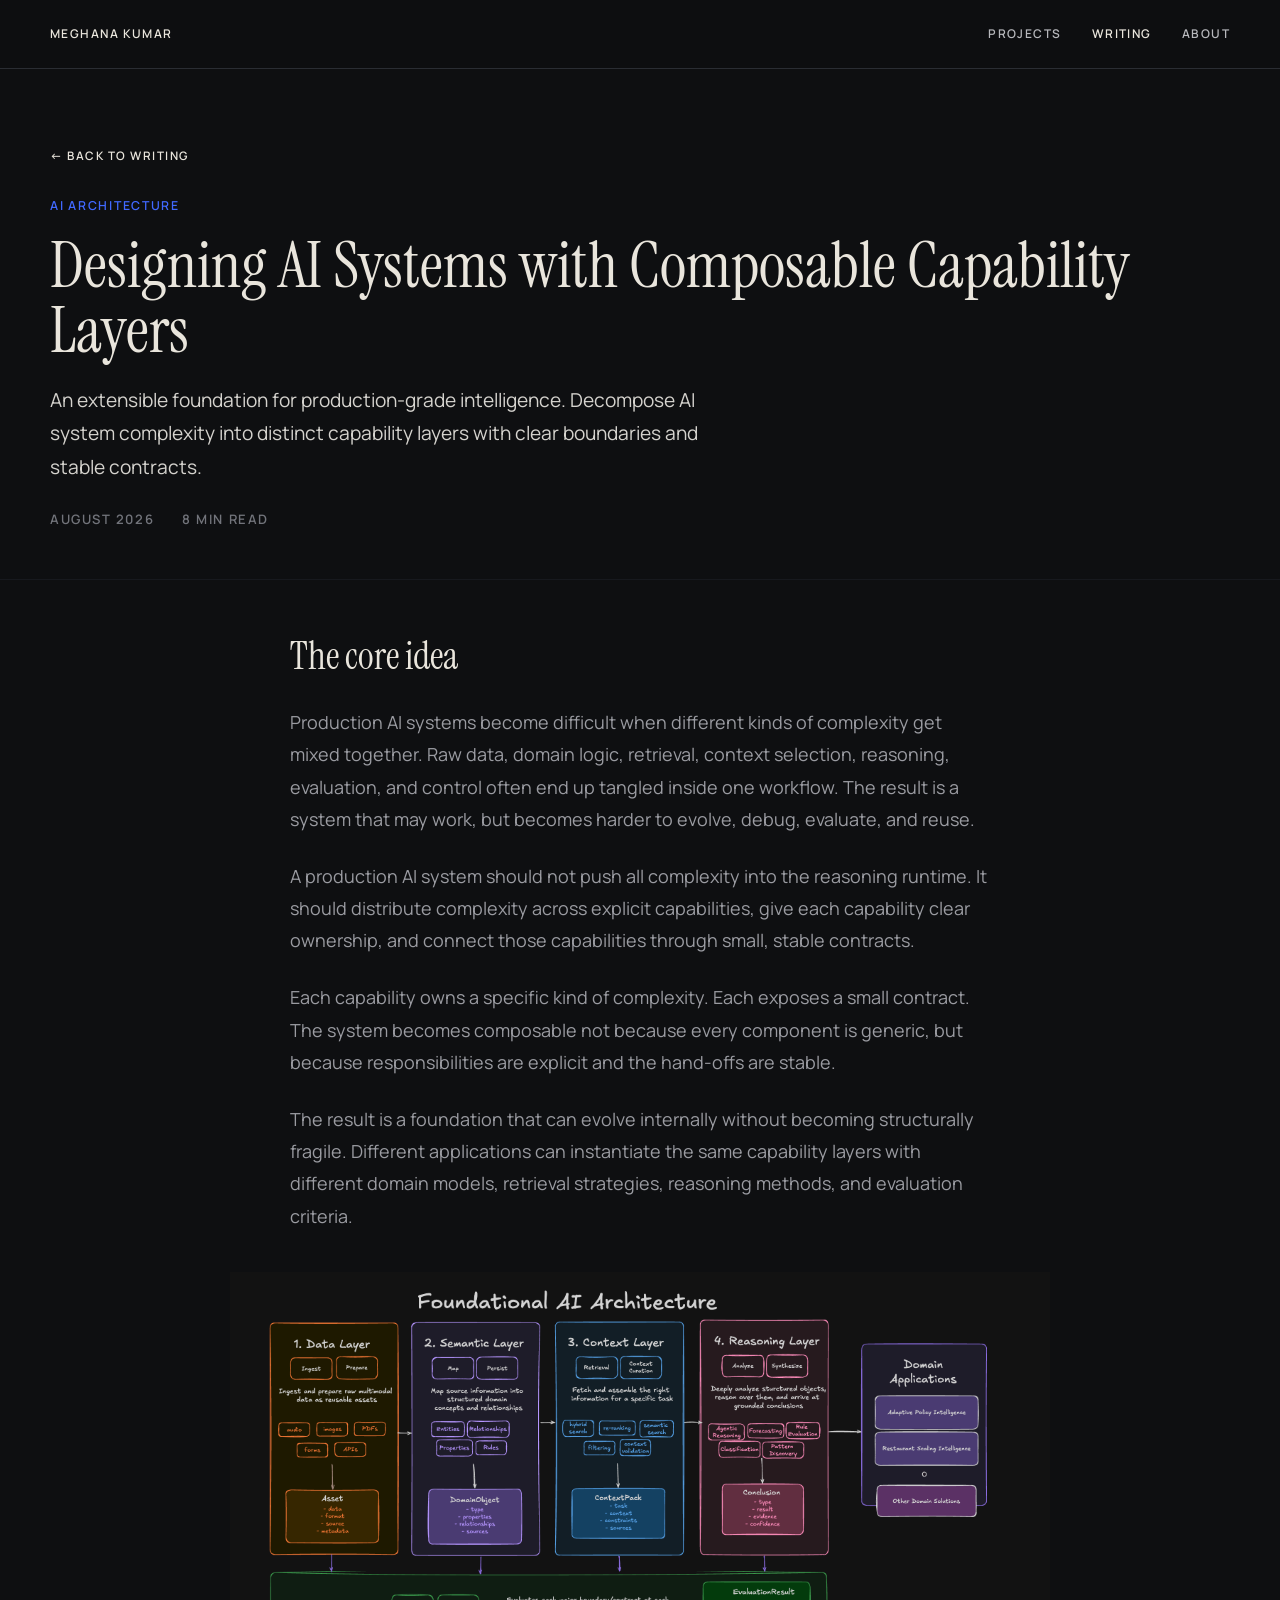
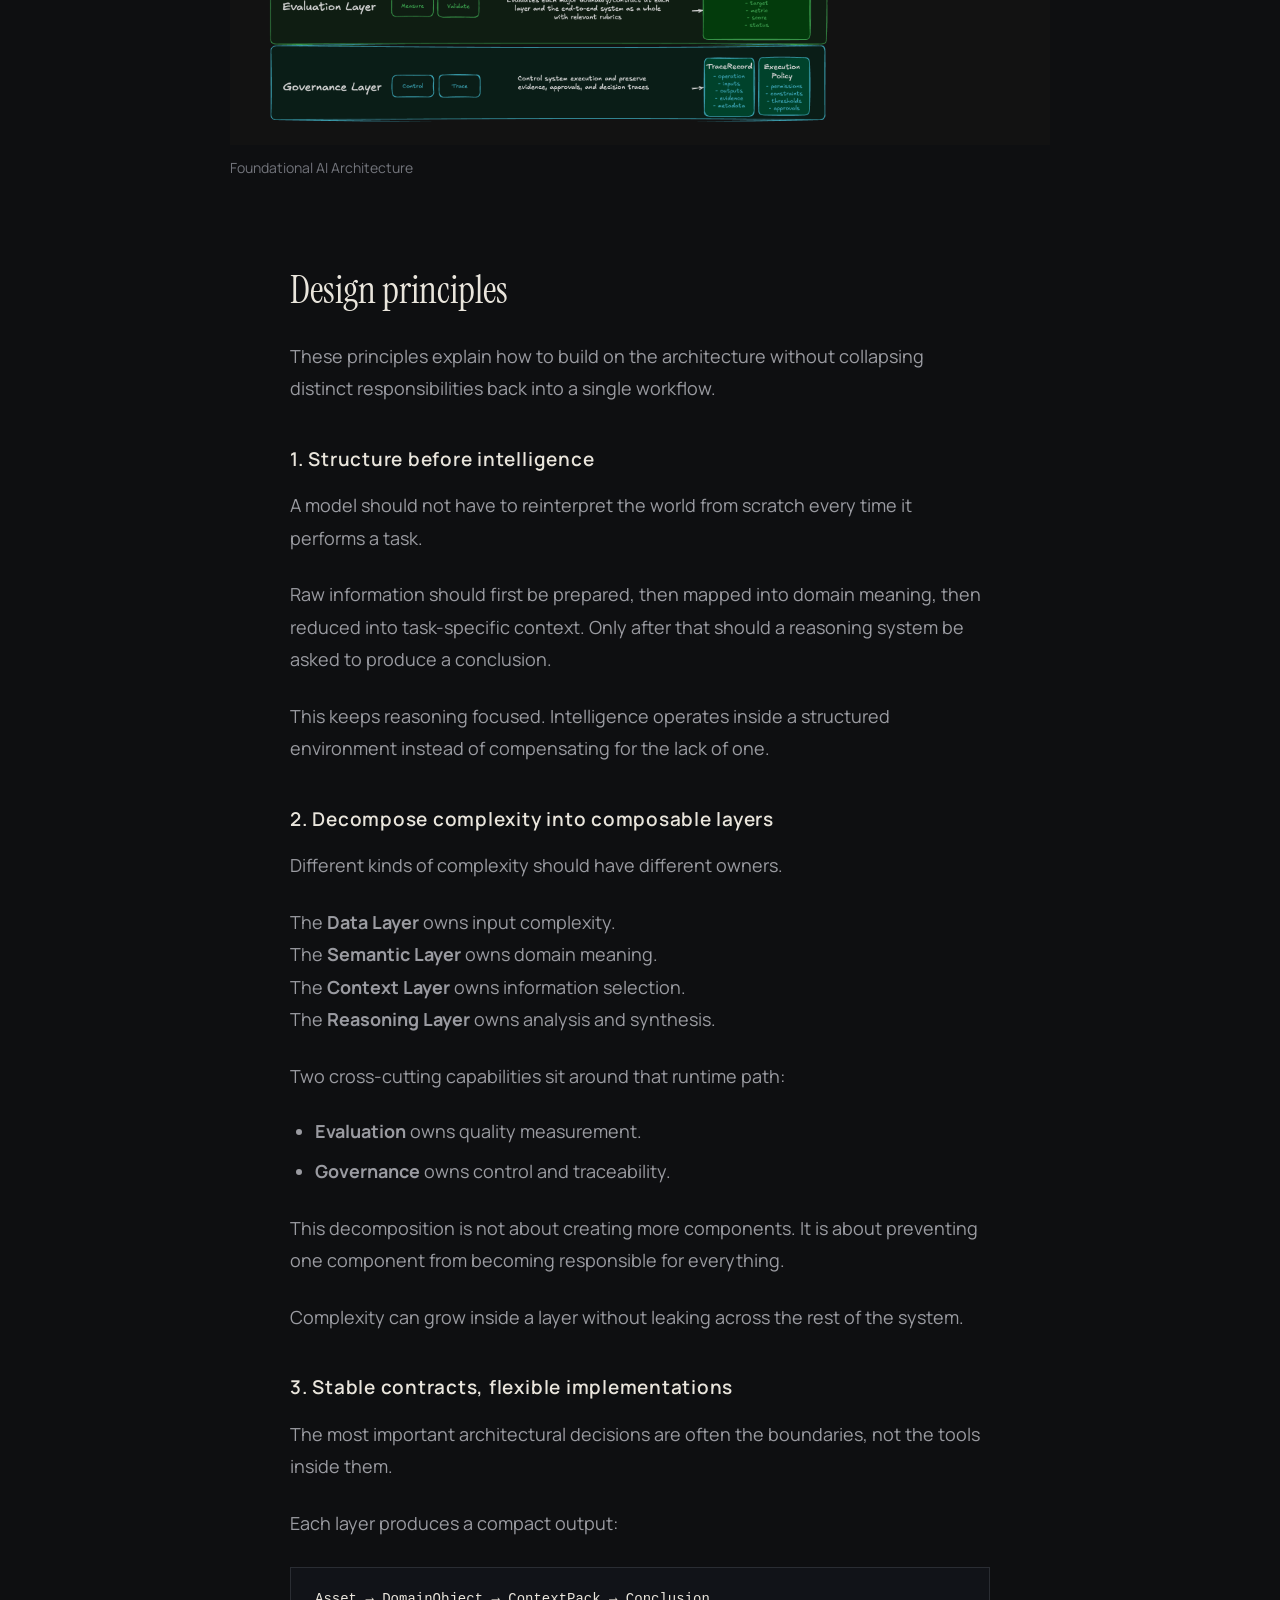
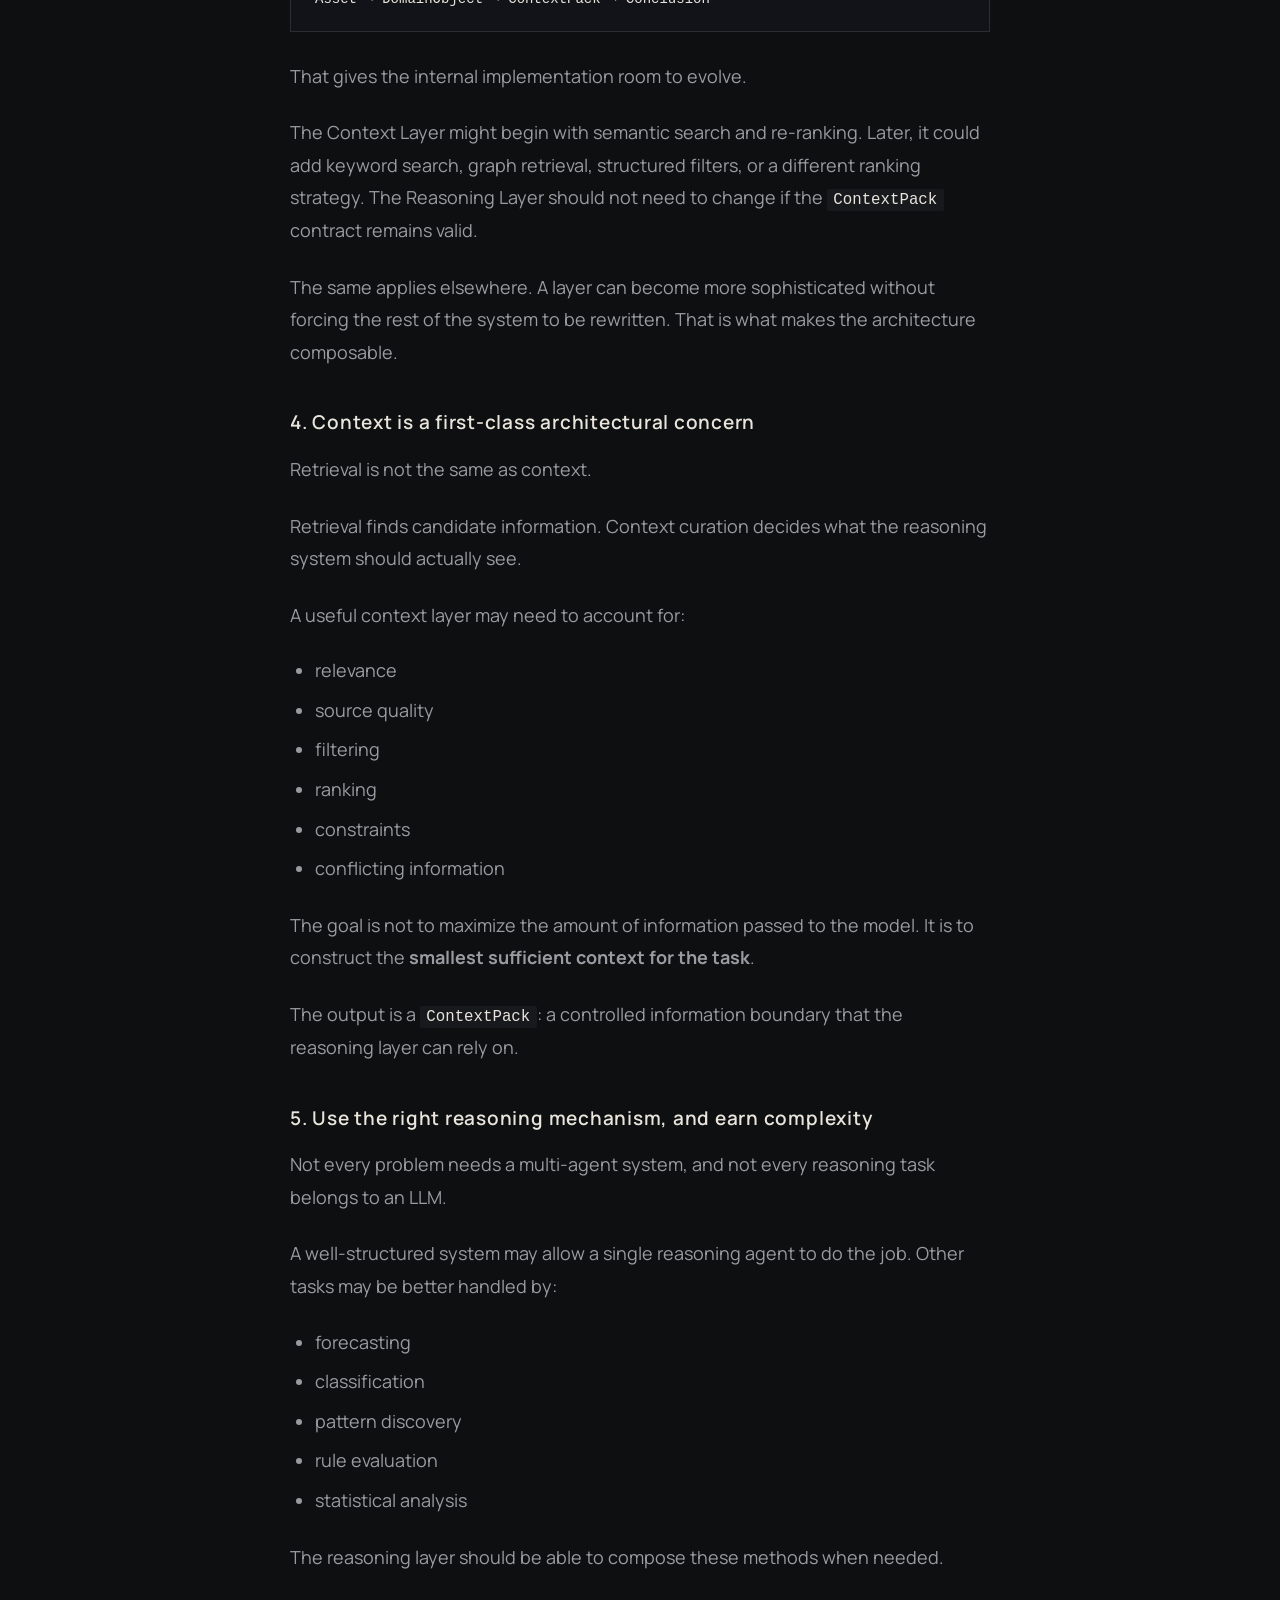
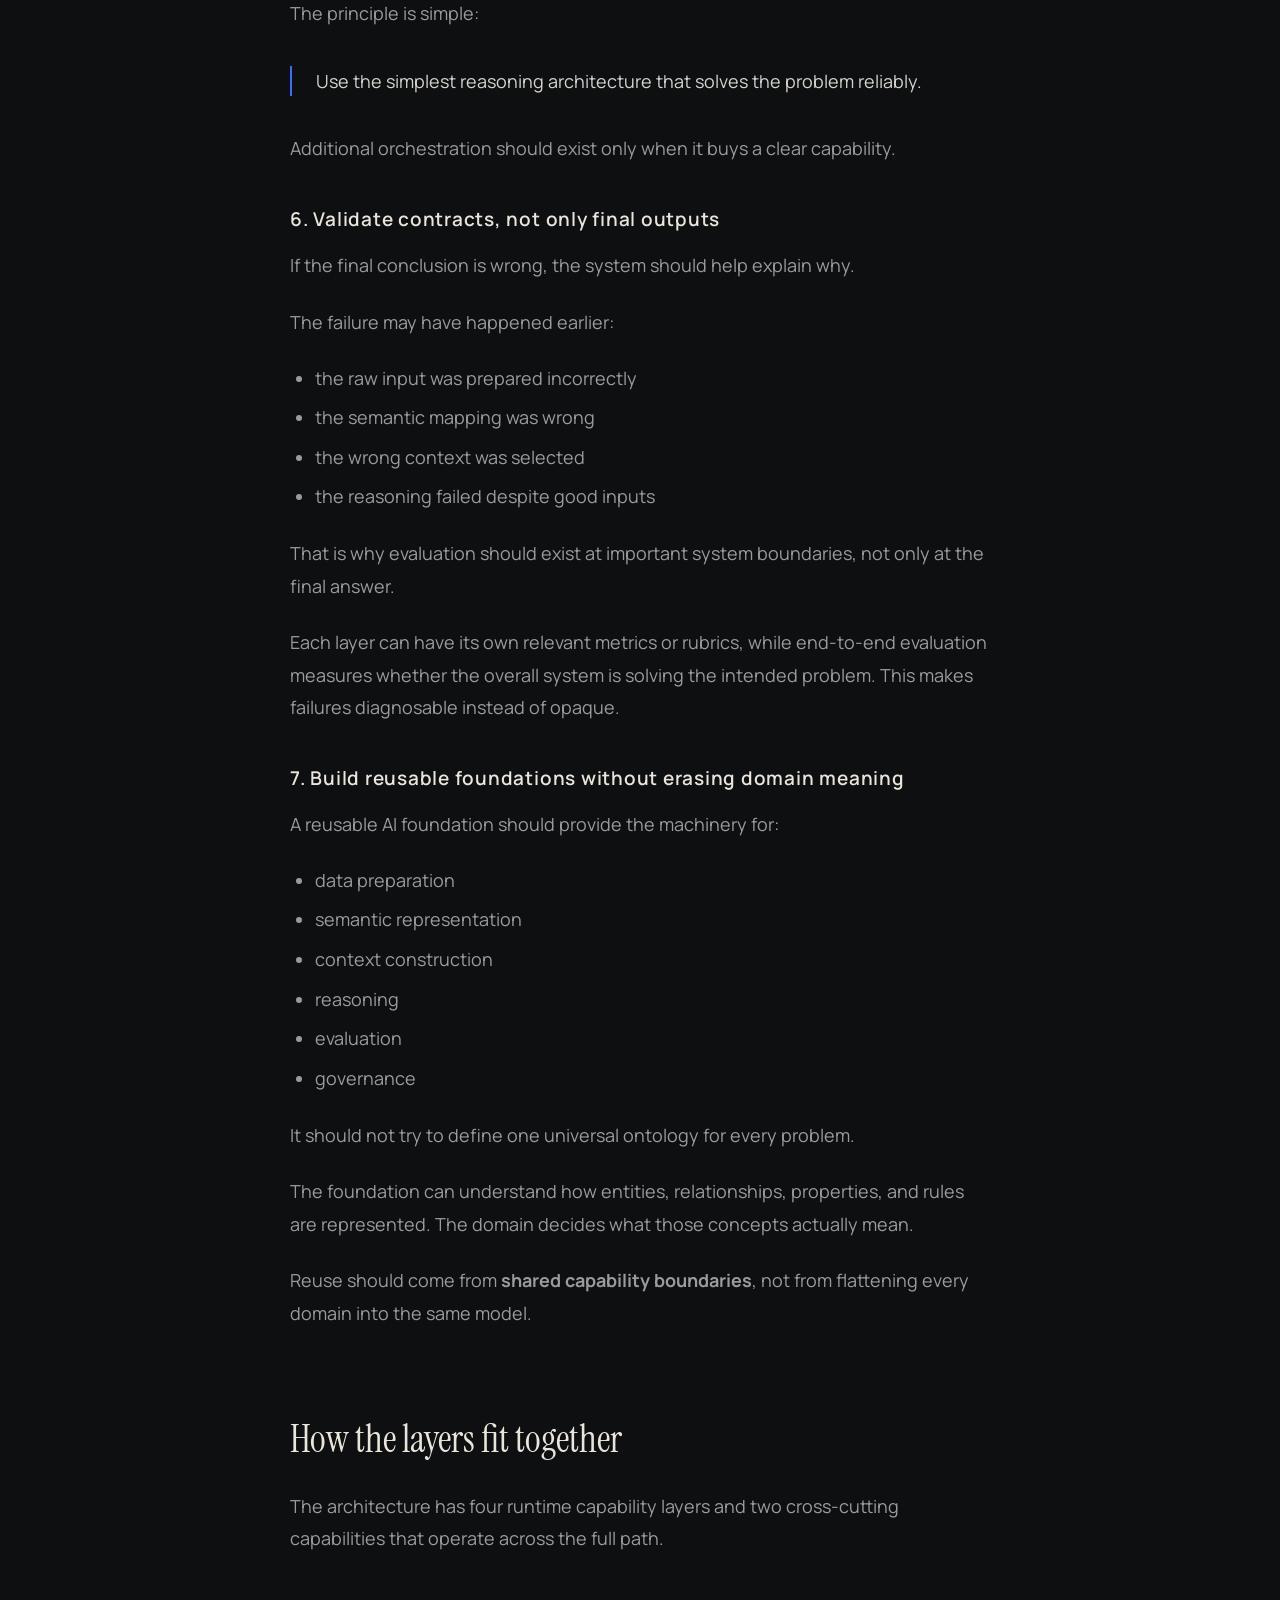
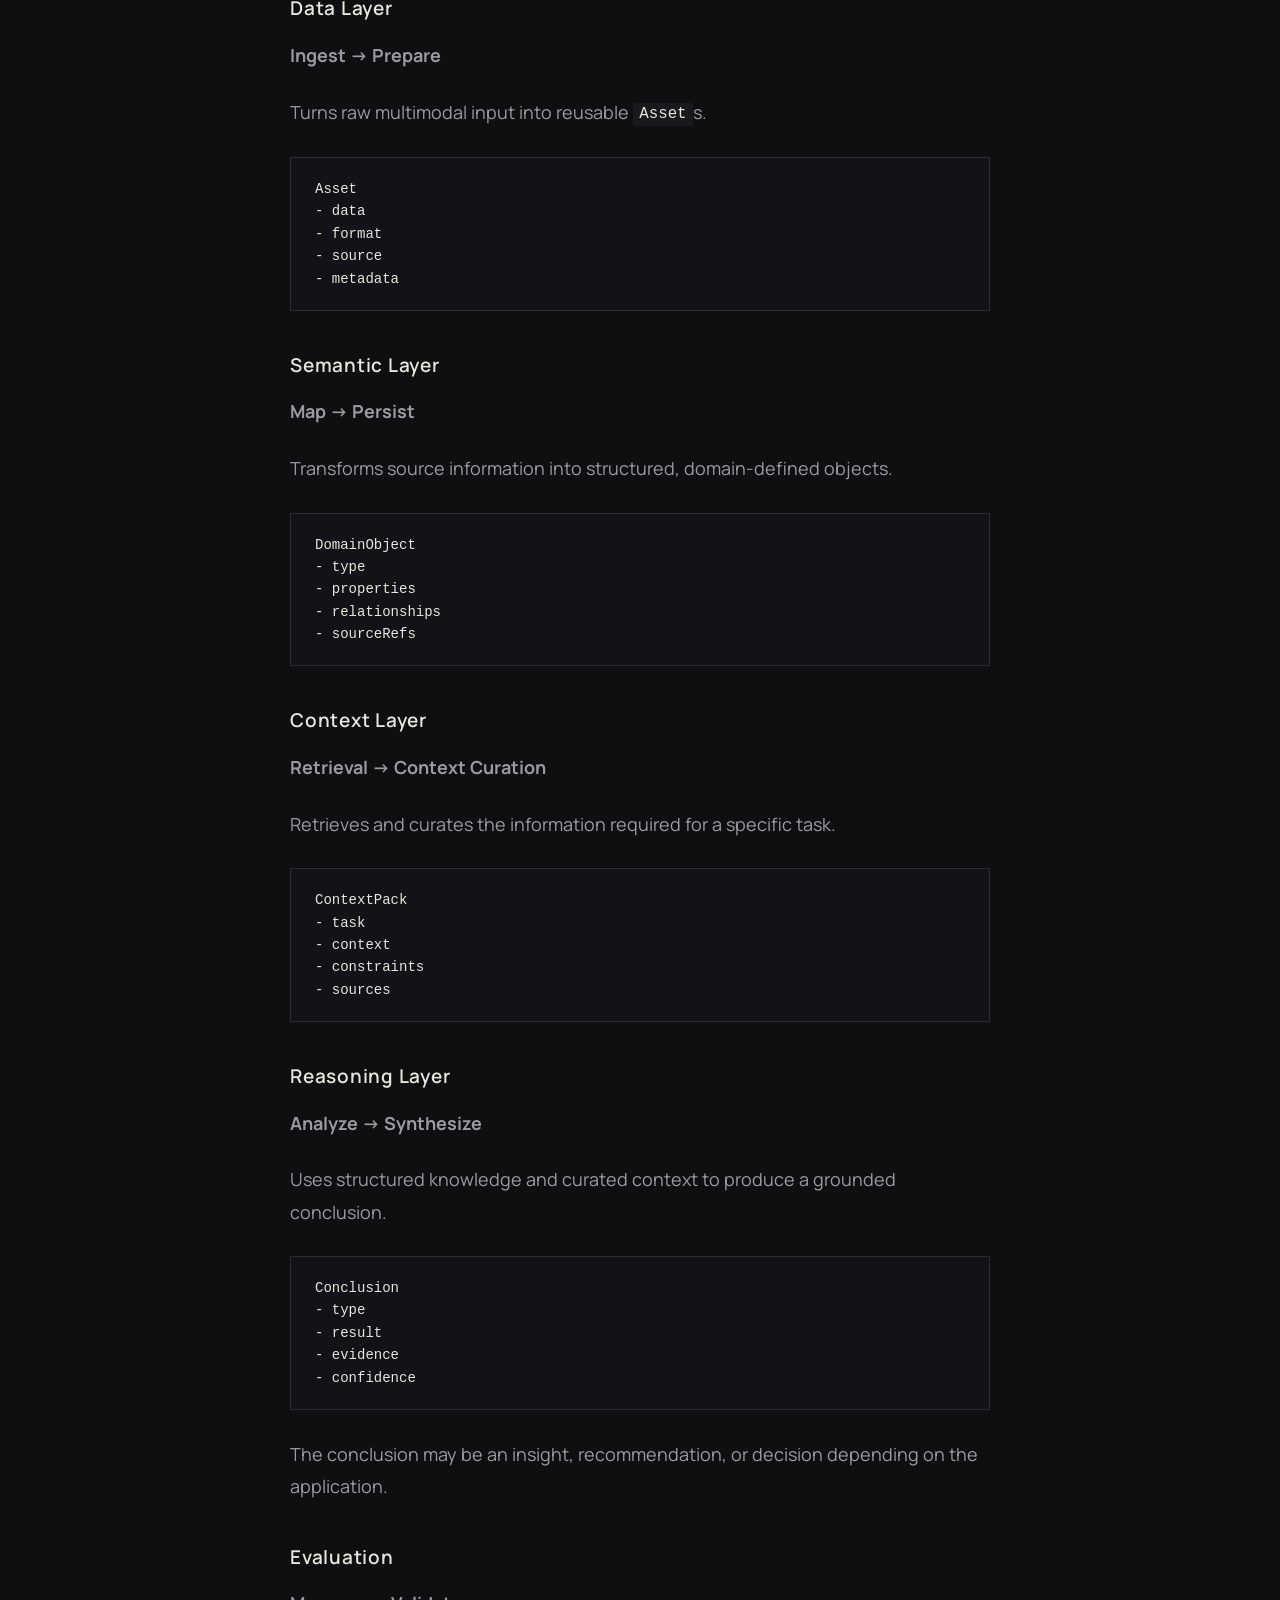
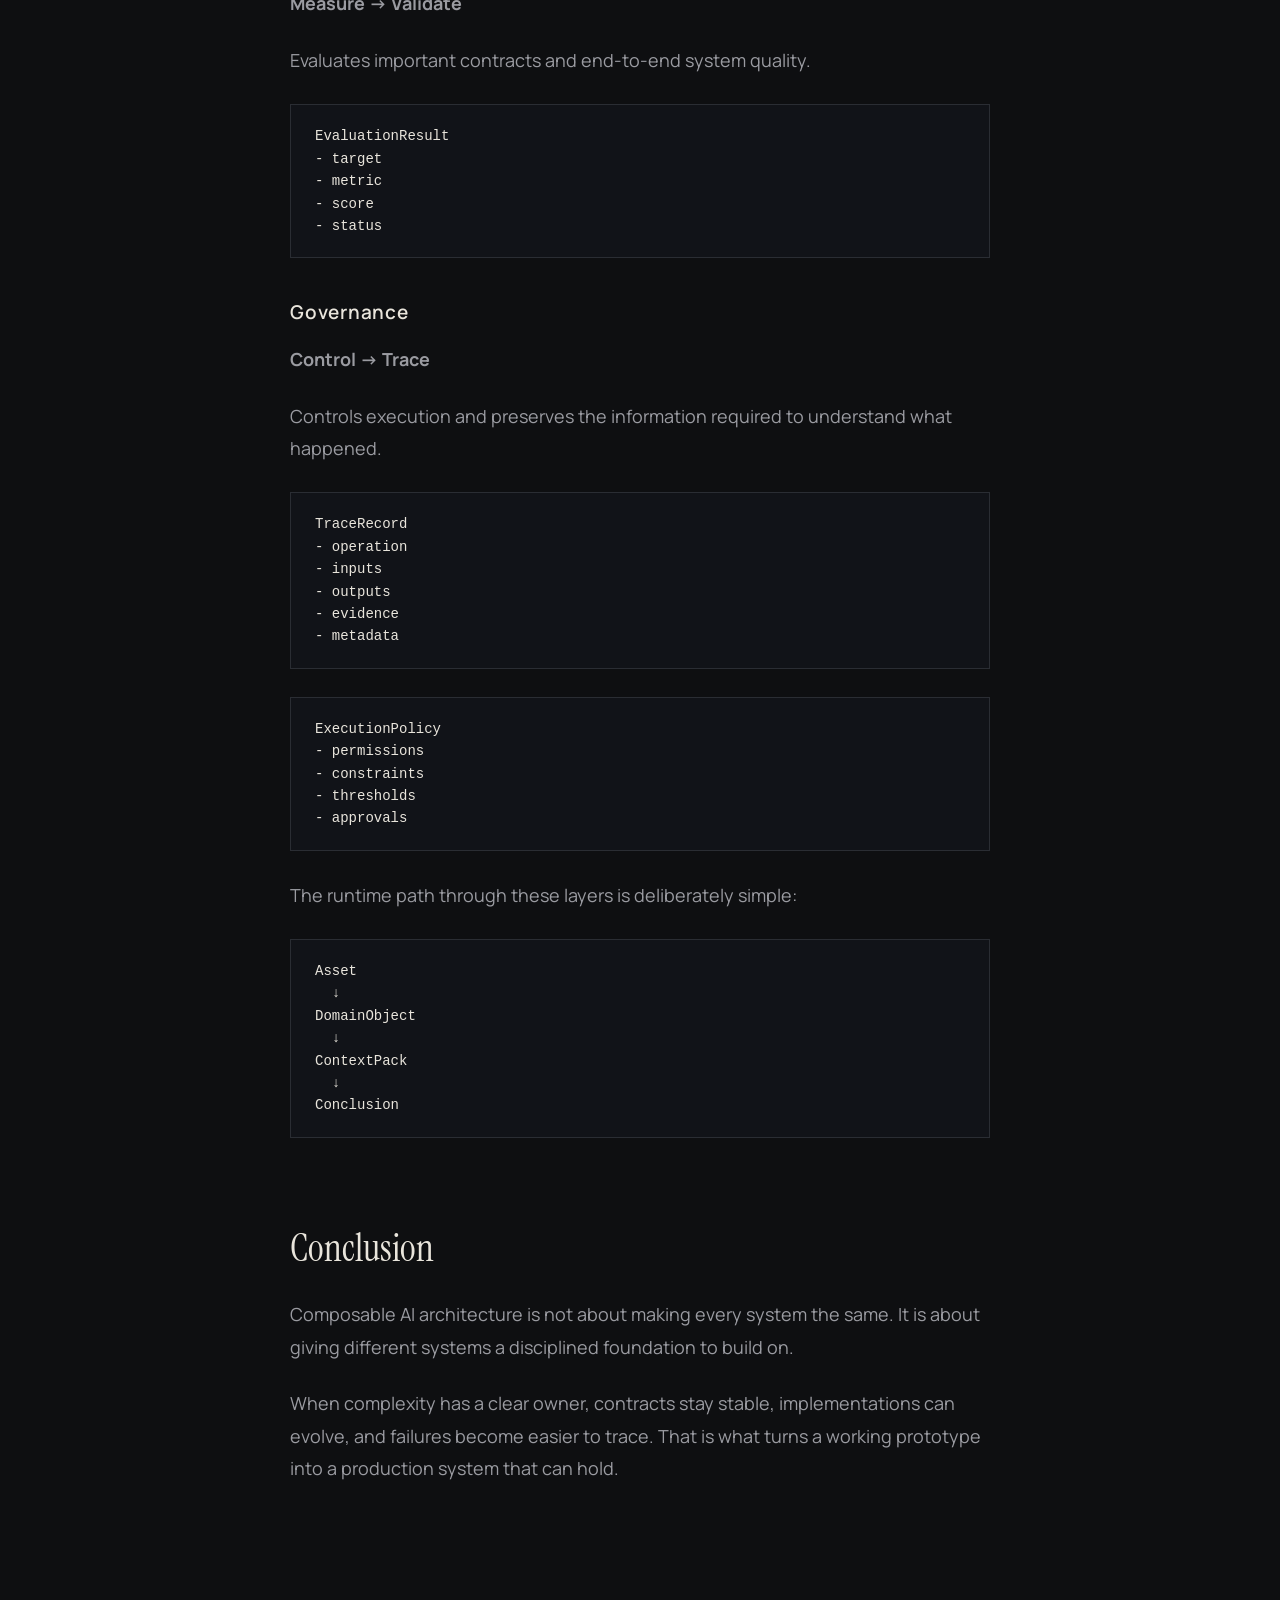
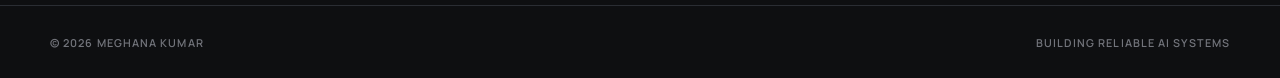
<file: writing/designing-ai-systems-with-composable-capability-layers/index.html>
<!doctype html>
<html lang="en">
<head>
  <meta charset="UTF-8">
  <meta name="viewport" content="width=device-width, initial-scale=1">
  <meta name="description" content="Designing AI Systems with Composable Capability Layers: an extensible foundation for production-grade intelligence, with clear boundaries between data, semantics, context, reasoning, evaluation, and governance.">
  <title>Designing AI Systems with Composable Capability Layers | Meghana Kumar</title>
  <link rel="stylesheet" href="/assets/css/styles.css">
</head>
<body>

  <!-- SITE HEADER START -->
  <a href="#main-content" class="skip-link">Skip to content</a>
  <header class="site-header">
    <div class="shell header-inner">
      <a class="brand" href="/">Meghana Kumar</a>
      <nav class="nav" aria-label="Primary">
        <a href="/projects/">Projects</a>
        <a href="/writing/" aria-current="page">Writing</a>
        <a href="/about/">About</a>
      </nav>
    </div>
  </header>
  <!-- SITE HEADER END -->

  <main id="main-content">

    <header class="article-hero">
      <div class="shell">
        <a class="text-link" href="/writing/">← Back to Writing</a>
        <p class="eyebrow eyebrow--accent" style="margin-top: 28px;">AI Architecture</p>
        <h1 class="article-page-title">Designing AI Systems with Composable Capability Layers</h1>
        <p class="article-abstract">An extensible foundation for production-grade intelligence. Decompose AI system complexity into distinct capability layers with clear boundaries and stable contracts.</p>
        <div class="article-byline">
          <span>August 2026</span>
          <span>8 min read</span>
        </div>
      </div>
    </header>

    <article class="article-body">
      <div class="shell prose">

        <h2>The core idea</h2>
        <p>Production AI systems become difficult when different kinds of complexity get mixed together. Raw data, domain logic, retrieval, context selection, reasoning, evaluation, and control often end up tangled inside one workflow. The result is a system that may work, but becomes harder to evolve, debug, evaluate, and reuse.</p>
        <p>A production AI system should not push all complexity into the reasoning runtime. It should distribute complexity across explicit capabilities, give each capability clear ownership, and connect those capabilities through small, stable contracts.</p>
        <p>Each capability owns a specific kind of complexity. Each exposes a small contract. The system becomes composable not because every component is generic, but because responsibilities are explicit and the hand-offs are stable.</p>
        <p>The result is a foundation that can evolve internally without becoming structurally fragile. Different applications can instantiate the same capability layers with different domain models, retrieval strategies, reasoning methods, and evaluation criteria.</p>

        <figure class="figure-breakout">
          <img src="/assets/diagrams/foundational-ai-architecture.png?v=2" alt="Foundational AI Architecture diagram showing Data, Semantic, Context, and Reasoning layers flowing into Domain Applications, with Evaluation and Governance as cross-cutting layers.">
          <figcaption>Foundational AI Architecture</figcaption>
        </figure>

        <h2>Design principles</h2>
        <p>These principles explain how to build on the architecture without collapsing distinct responsibilities back into a single workflow.</p>

        <h3>1. Structure before intelligence</h3>
        <p>A model should not have to reinterpret the world from scratch every time it performs a task.</p>
        <p>Raw information should first be prepared, then mapped into domain meaning, then reduced into task-specific context. Only after that should a reasoning system be asked to produce a conclusion.</p>
        <p>This keeps reasoning focused. Intelligence operates inside a structured environment instead of compensating for the lack of one.</p>

        <h3>2. Decompose complexity into composable layers</h3>
        <p>Different kinds of complexity should have different owners.</p>
        <p>The <strong>Data Layer</strong> owns input complexity.<br>
        The <strong>Semantic Layer</strong> owns domain meaning.<br>
        The <strong>Context Layer</strong> owns information selection.<br>
        The <strong>Reasoning Layer</strong> owns analysis and synthesis.</p>
        <p>Two cross-cutting capabilities sit around that runtime path:</p>
        <ul>
          <li><strong>Evaluation</strong> owns quality measurement.</li>
          <li><strong>Governance</strong> owns control and traceability.</li>
        </ul>
        <p>This decomposition is not about creating more components. It is about preventing one component from becoming responsible for everything.</p>
        <p>Complexity can grow inside a layer without leaking across the rest of the system.</p>

        <h3>3. Stable contracts, flexible implementations</h3>
        <p>The most important architectural decisions are often the boundaries, not the tools inside them.</p>
        <p>Each layer produces a compact output:</p>

        <pre><code>Asset → DomainObject → ContextPack → Conclusion</code></pre>

        <p>That gives the internal implementation room to evolve.</p>
        <p>The Context Layer might begin with semantic search and re-ranking. Later, it could add keyword search, graph retrieval, structured filters, or a different ranking strategy. The Reasoning Layer should not need to change if the <code>ContextPack</code> contract remains valid.</p>
        <p>The same applies elsewhere. A layer can become more sophisticated without forcing the rest of the system to be rewritten. That is what makes the architecture composable.</p>

        <h3>4. Context is a first-class architectural concern</h3>
        <p>Retrieval is not the same as context.</p>
        <p>Retrieval finds candidate information. Context curation decides what the reasoning system should actually see.</p>
        <p>A useful context layer may need to account for:</p>
        <ul>
          <li>relevance</li>
          <li>source quality</li>
          <li>filtering</li>
          <li>ranking</li>
          <li>constraints</li>
          <li>conflicting information</li>
        </ul>
        <p>The goal is not to maximize the amount of information passed to the model. It is to construct the <strong>smallest sufficient context for the task</strong>.</p>
        <p>The output is a <code>ContextPack</code>: a controlled information boundary that the reasoning layer can rely on.</p>

        <h3>5. Use the right reasoning mechanism, and earn complexity</h3>
        <p>Not every problem needs a multi-agent system, and not every reasoning task belongs to an LLM.</p>
        <p>A well-structured system may allow a single reasoning agent to do the job. Other tasks may be better handled by:</p>
        <ul>
          <li>forecasting</li>
          <li>classification</li>
          <li>pattern discovery</li>
          <li>rule evaluation</li>
          <li>statistical analysis</li>
        </ul>
        <p>The reasoning layer should be able to compose these methods when needed.</p>
        <p>The principle is simple:</p>
        <blockquote>Use the simplest reasoning architecture that solves the problem reliably.</blockquote>
        <p>Additional orchestration should exist only when it buys a clear capability.</p>

        <h3>6. Validate contracts, not only final outputs</h3>
        <p>If the final conclusion is wrong, the system should help explain why.</p>
        <p>The failure may have happened earlier:</p>
        <ul>
          <li>the raw input was prepared incorrectly</li>
          <li>the semantic mapping was wrong</li>
          <li>the wrong context was selected</li>
          <li>the reasoning failed despite good inputs</li>
        </ul>
        <p>That is why evaluation should exist at important system boundaries, not only at the final answer.</p>
        <p>Each layer can have its own relevant metrics or rubrics, while end-to-end evaluation measures whether the overall system is solving the intended problem. This makes failures diagnosable instead of opaque.</p>

        <h3>7. Build reusable foundations without erasing domain meaning</h3>
        <p>A reusable AI foundation should provide the machinery for:</p>
        <ul>
          <li>data preparation</li>
          <li>semantic representation</li>
          <li>context construction</li>
          <li>reasoning</li>
          <li>evaluation</li>
          <li>governance</li>
        </ul>
        <p>It should not try to define one universal ontology for every problem.</p>
        <p>The foundation can understand how entities, relationships, properties, and rules are represented. The domain decides what those concepts actually mean.</p>
        <p>Reuse should come from <strong>shared capability boundaries</strong>, not from flattening every domain into the same model.</p>

        <h2>How the layers fit together</h2>
        <p>The architecture has four runtime capability layers and two cross-cutting capabilities that operate across the full path.</p>

        <h3>Data Layer</h3>
        <p><strong>Ingest → Prepare</strong></p>
        <p>Turns raw multimodal input into reusable <code>Asset</code>s.</p>

        <pre><code>Asset
- data
- format
- source
- metadata</code></pre>

        <h3>Semantic Layer</h3>
        <p><strong>Map → Persist</strong></p>
        <p>Transforms source information into structured, domain-defined objects.</p>

        <pre><code>DomainObject
- type
- properties
- relationships
- sourceRefs</code></pre>

        <h3>Context Layer</h3>
        <p><strong>Retrieval → Context Curation</strong></p>
        <p>Retrieves and curates the information required for a specific task.</p>

        <pre><code>ContextPack
- task
- context
- constraints
- sources</code></pre>

        <h3>Reasoning Layer</h3>
        <p><strong>Analyze → Synthesize</strong></p>
        <p>Uses structured knowledge and curated context to produce a grounded conclusion.</p>

        <pre><code>Conclusion
- type
- result
- evidence
- confidence</code></pre>

        <p>The conclusion may be an insight, recommendation, or decision depending on the application.</p>

        <h3>Evaluation</h3>
        <p><strong>Measure → Validate</strong></p>
        <p>Evaluates important contracts and end-to-end system quality.</p>

        <pre><code>EvaluationResult
- target
- metric
- score
- status</code></pre>

        <h3>Governance</h3>
        <p><strong>Control → Trace</strong></p>
        <p>Controls execution and preserves the information required to understand what happened.</p>

        <pre><code>TraceRecord
- operation
- inputs
- outputs
- evidence
- metadata</code></pre>

        <pre><code>ExecutionPolicy
- permissions
- constraints
- thresholds
- approvals</code></pre>

        <p>The runtime path through these layers is deliberately simple:</p>

        <pre><code>Asset
  ↓
DomainObject
  ↓
ContextPack
  ↓
Conclusion</code></pre>

        <h2>Conclusion</h2>
        <p>Composable AI architecture is not about making every system the same. It is about giving different systems a disciplined foundation to build on.</p>
        <p>When complexity has a clear owner, contracts stay stable, implementations can evolve, and failures become easier to trace. That is what turns a working prototype into a production system that can hold.</p>

      </div>
    </article>

  </main>

  <!-- SITE FOOTER START -->
  <footer class="footer">
    <div class="shell footer-inner">
      <span>© 2026 Meghana Kumar</span>
      <span>Building reliable AI systems</span>
    </div>
  </footer>
  <!-- SITE FOOTER END -->

</body>
</html>
</file>
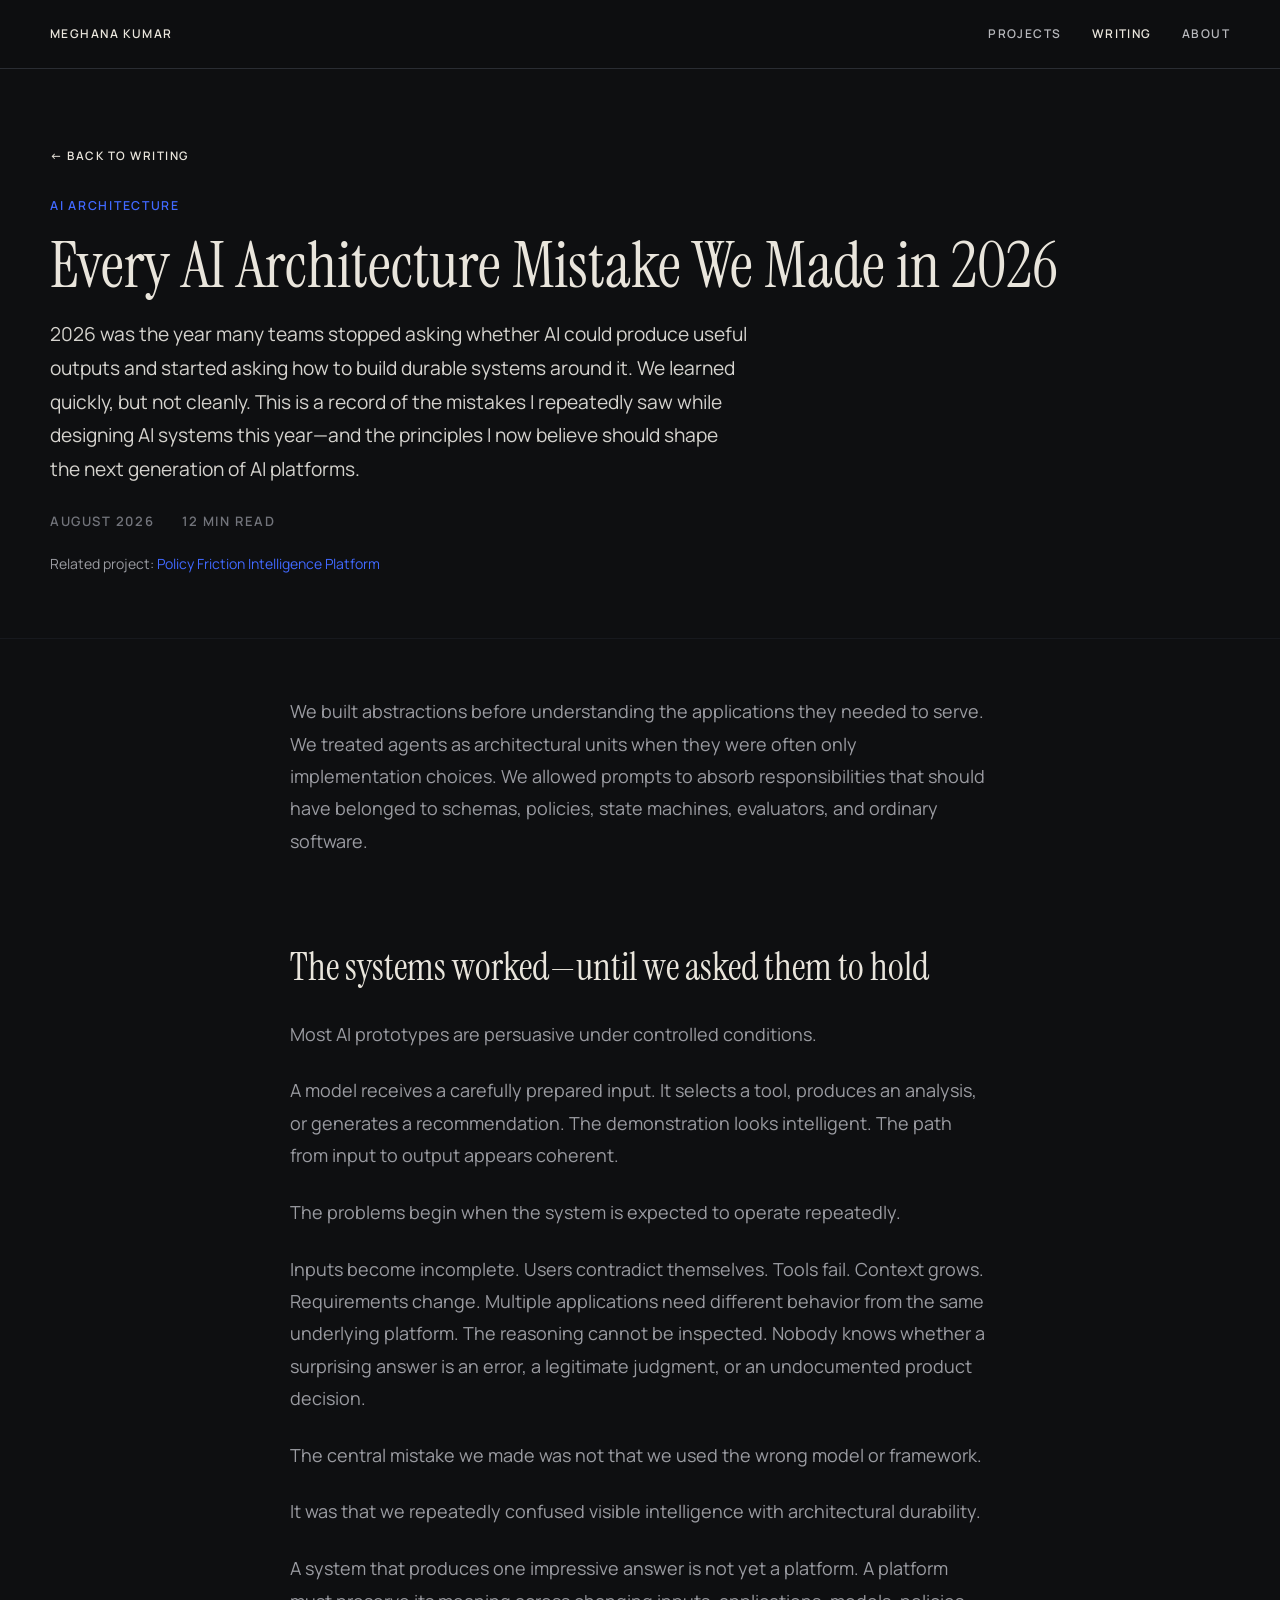
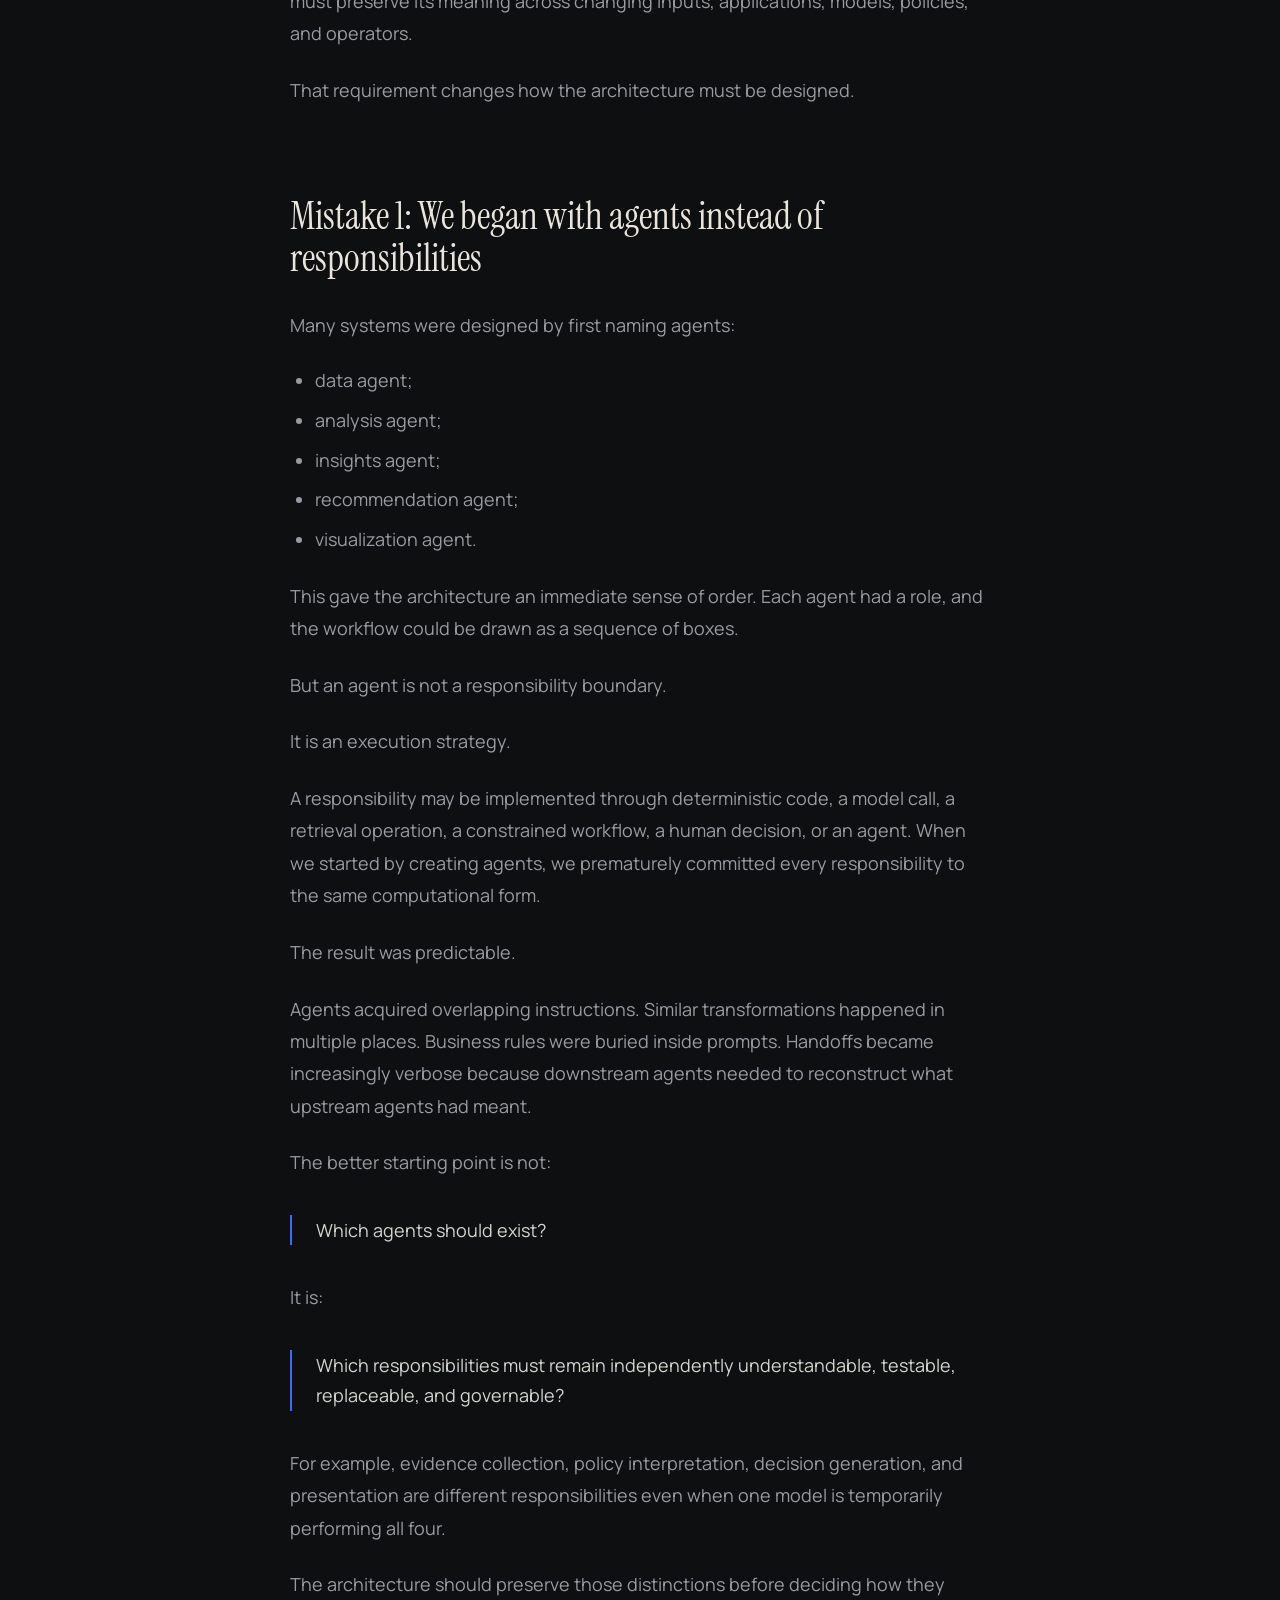
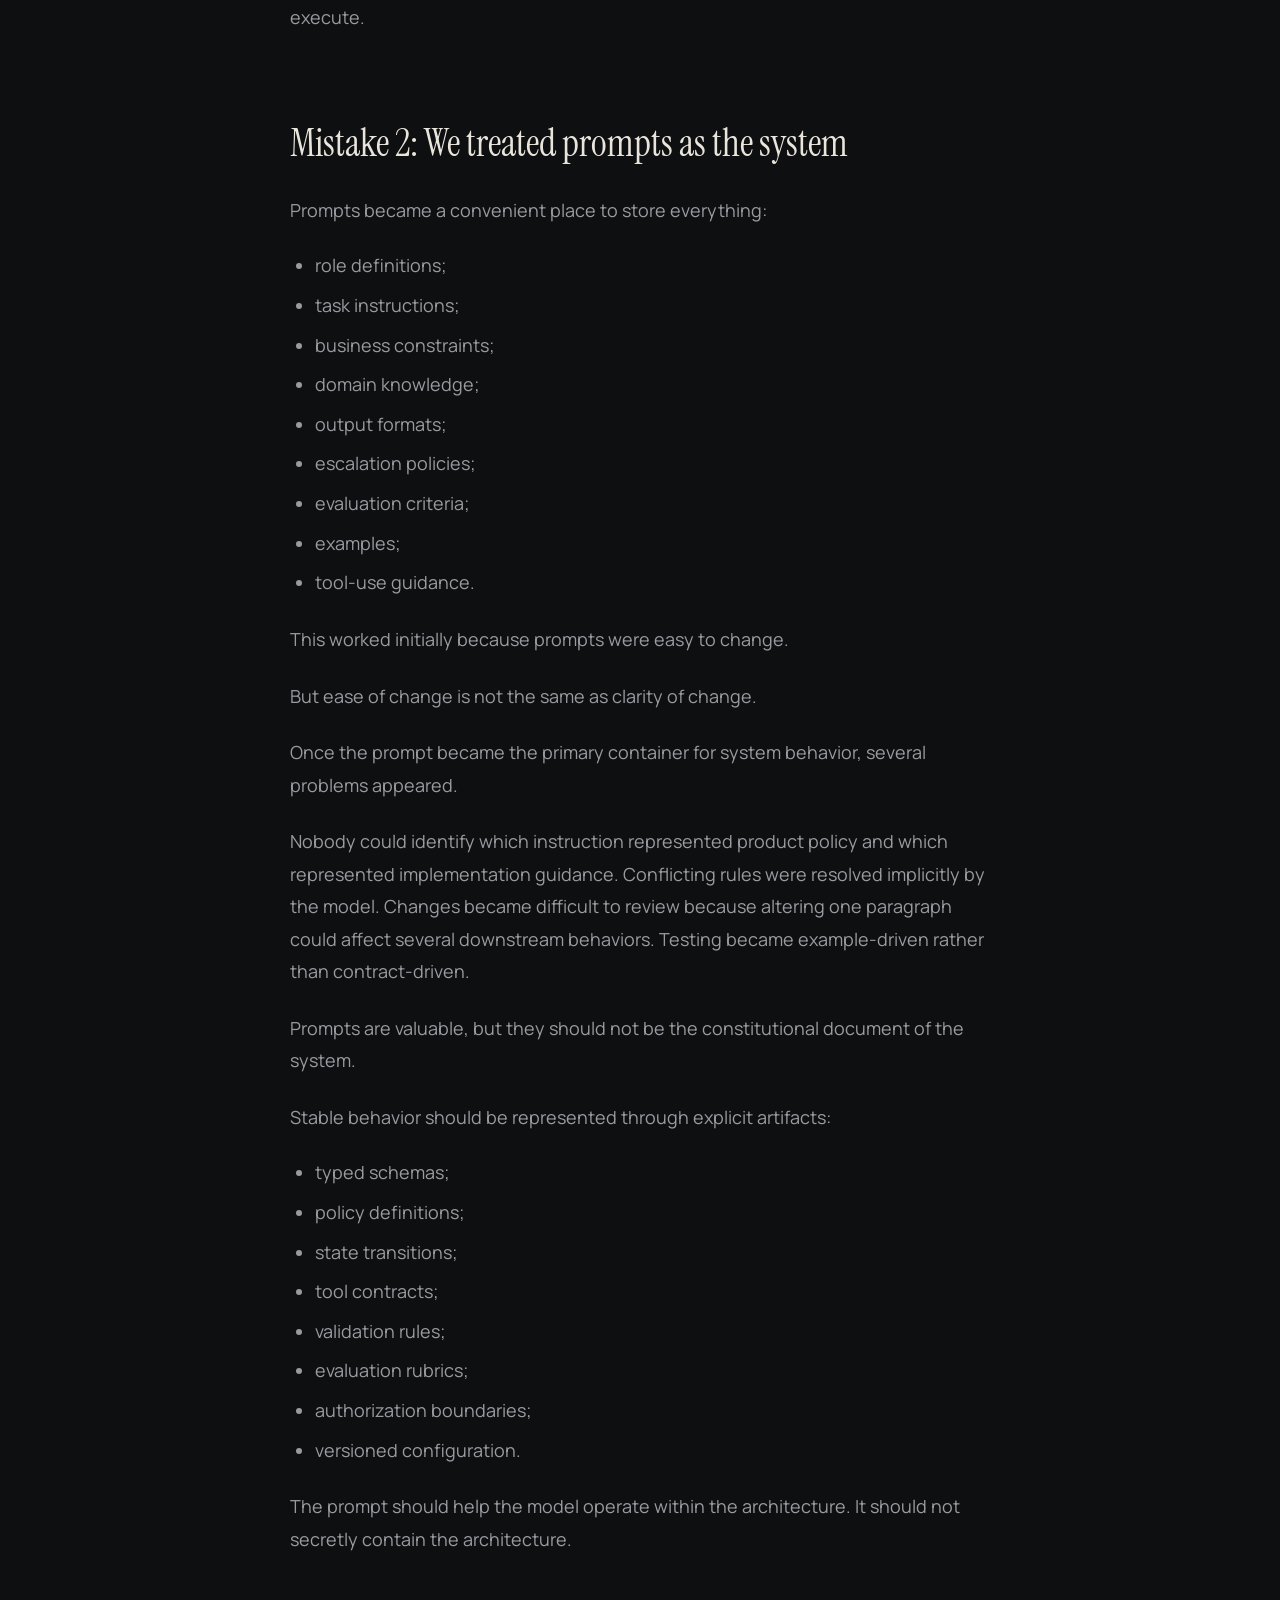
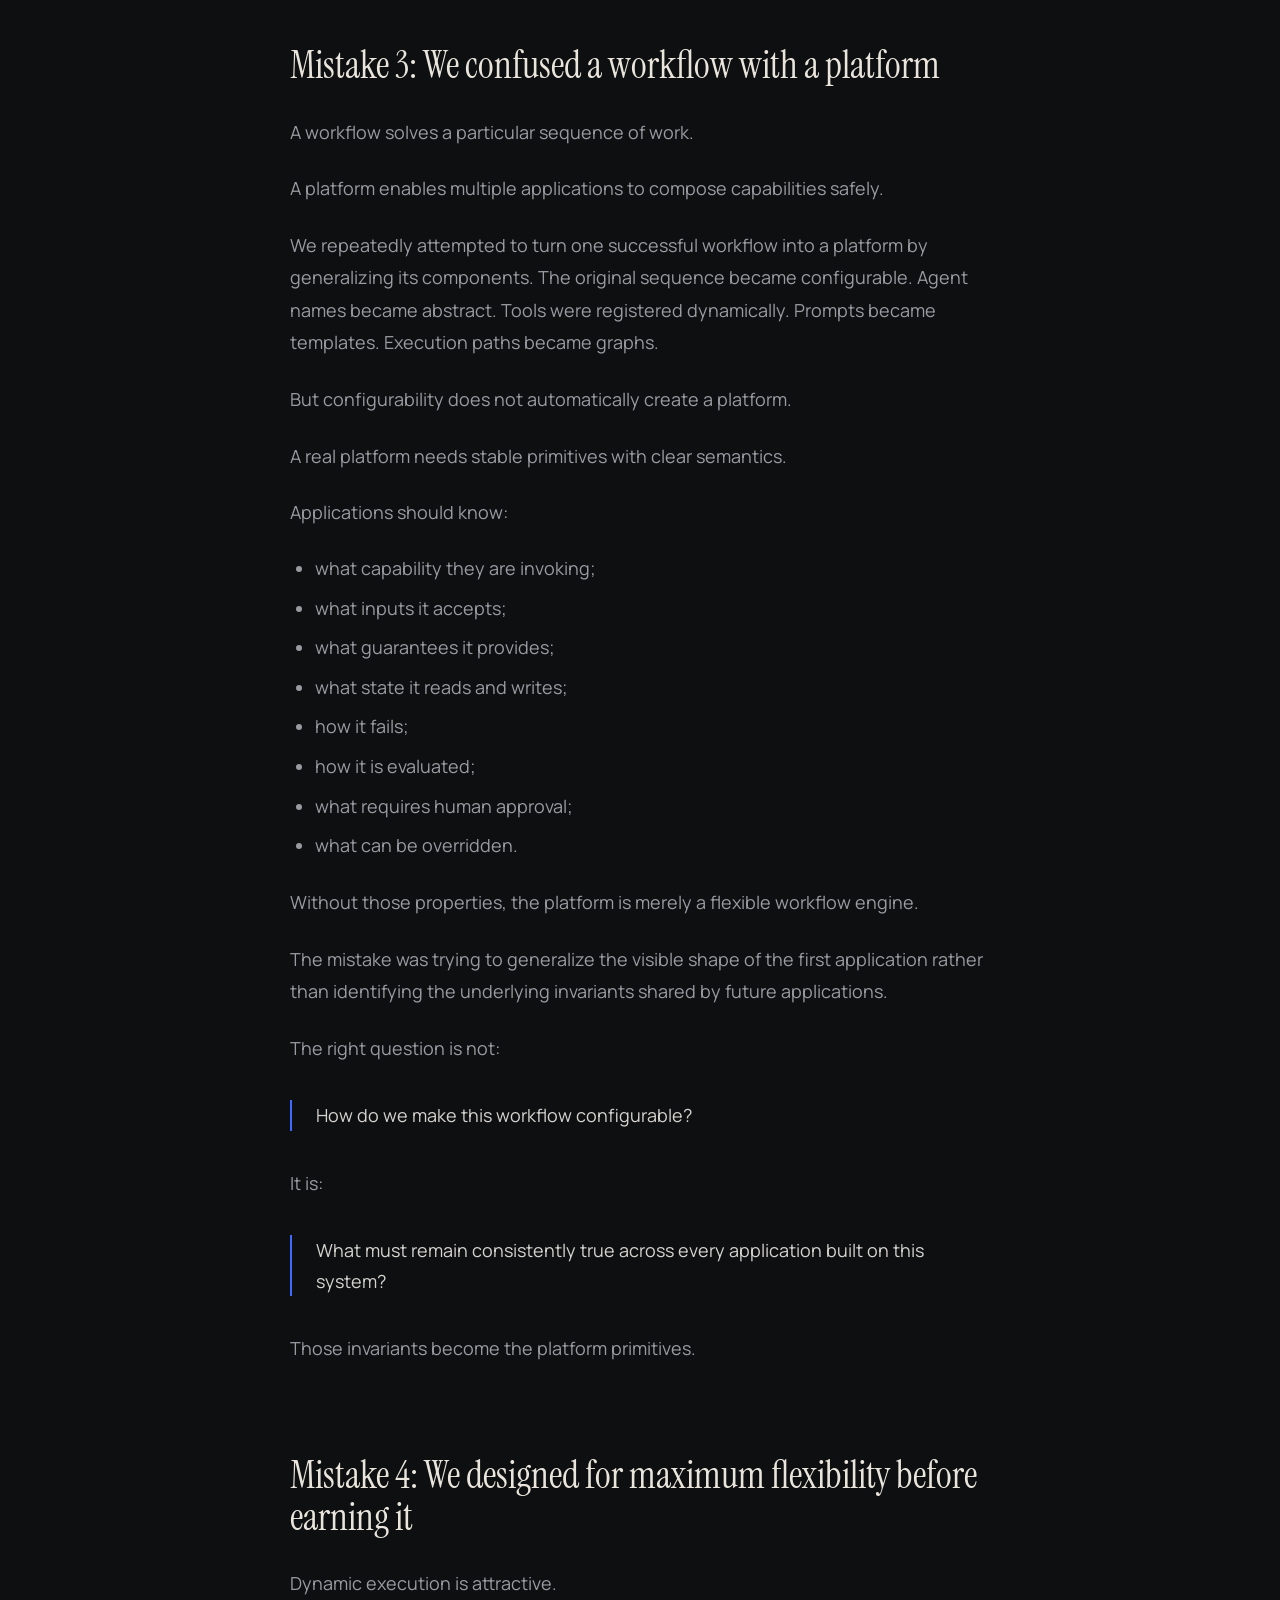
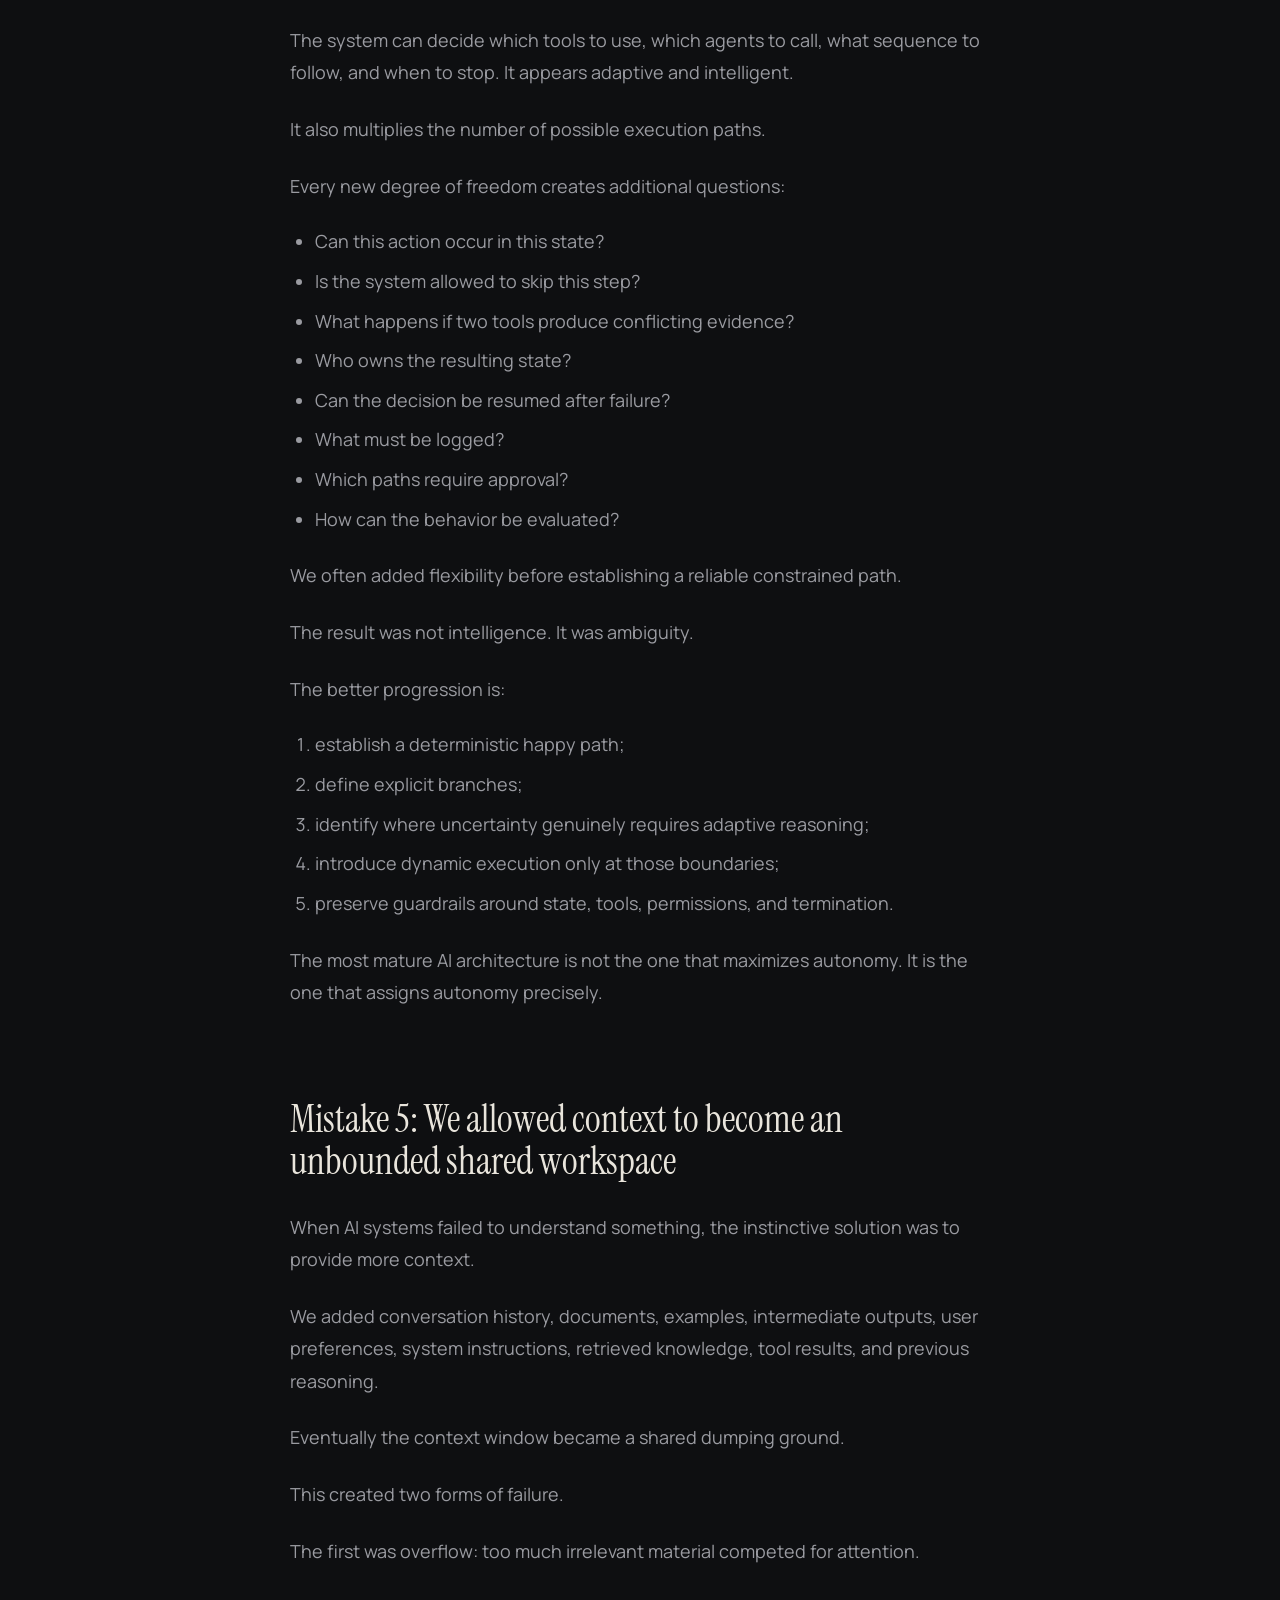
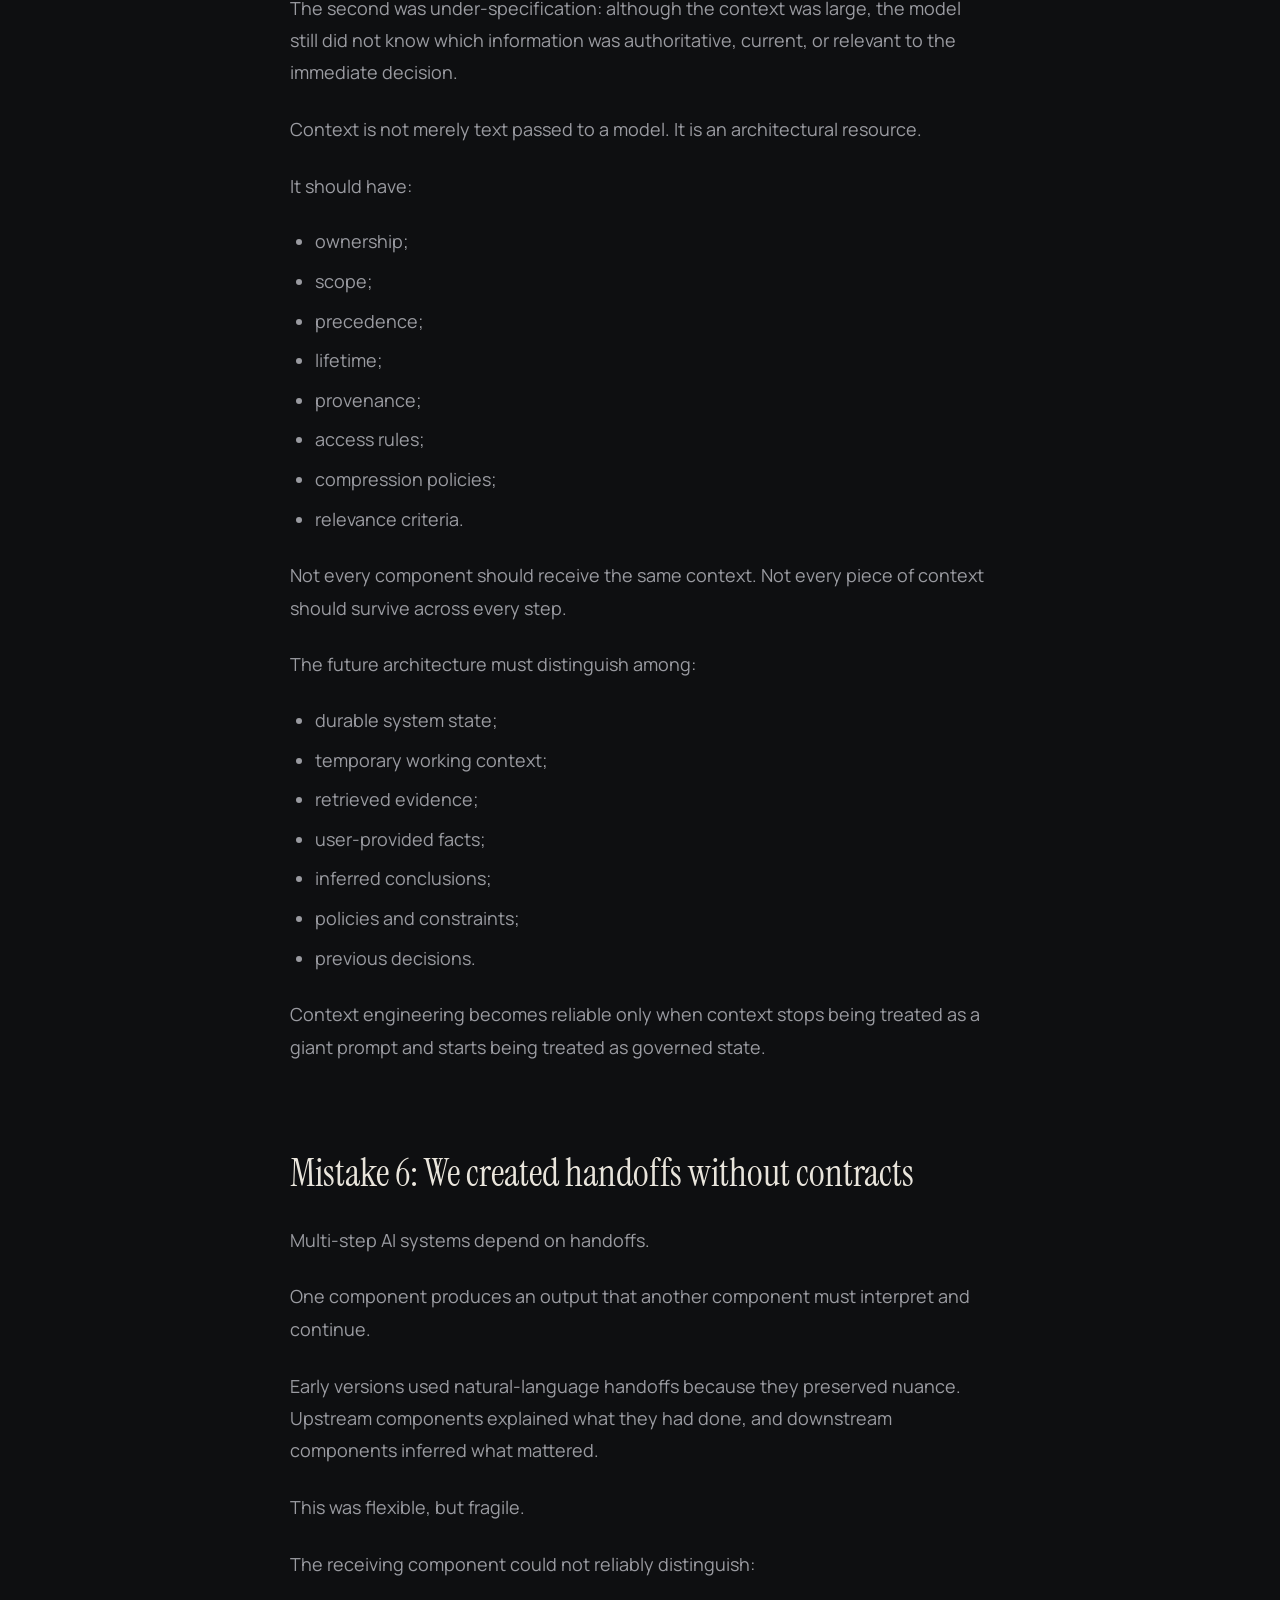
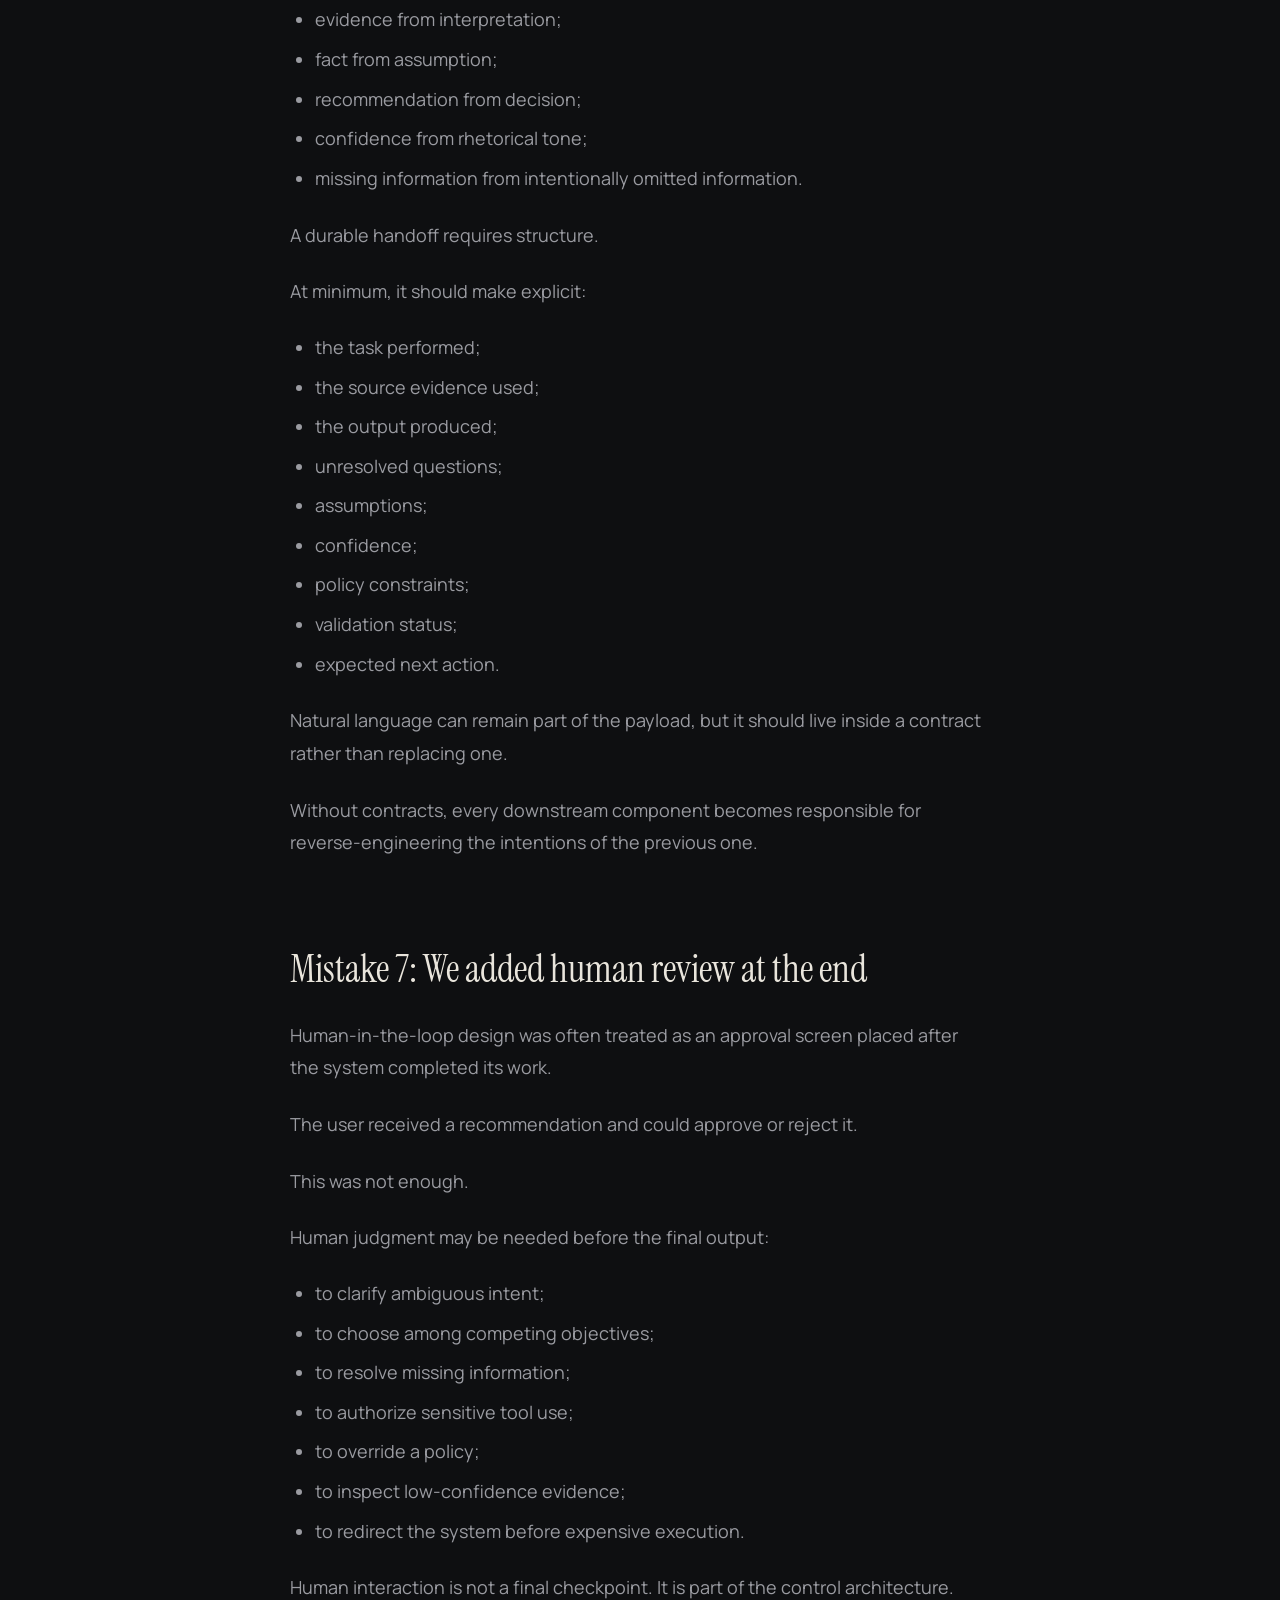
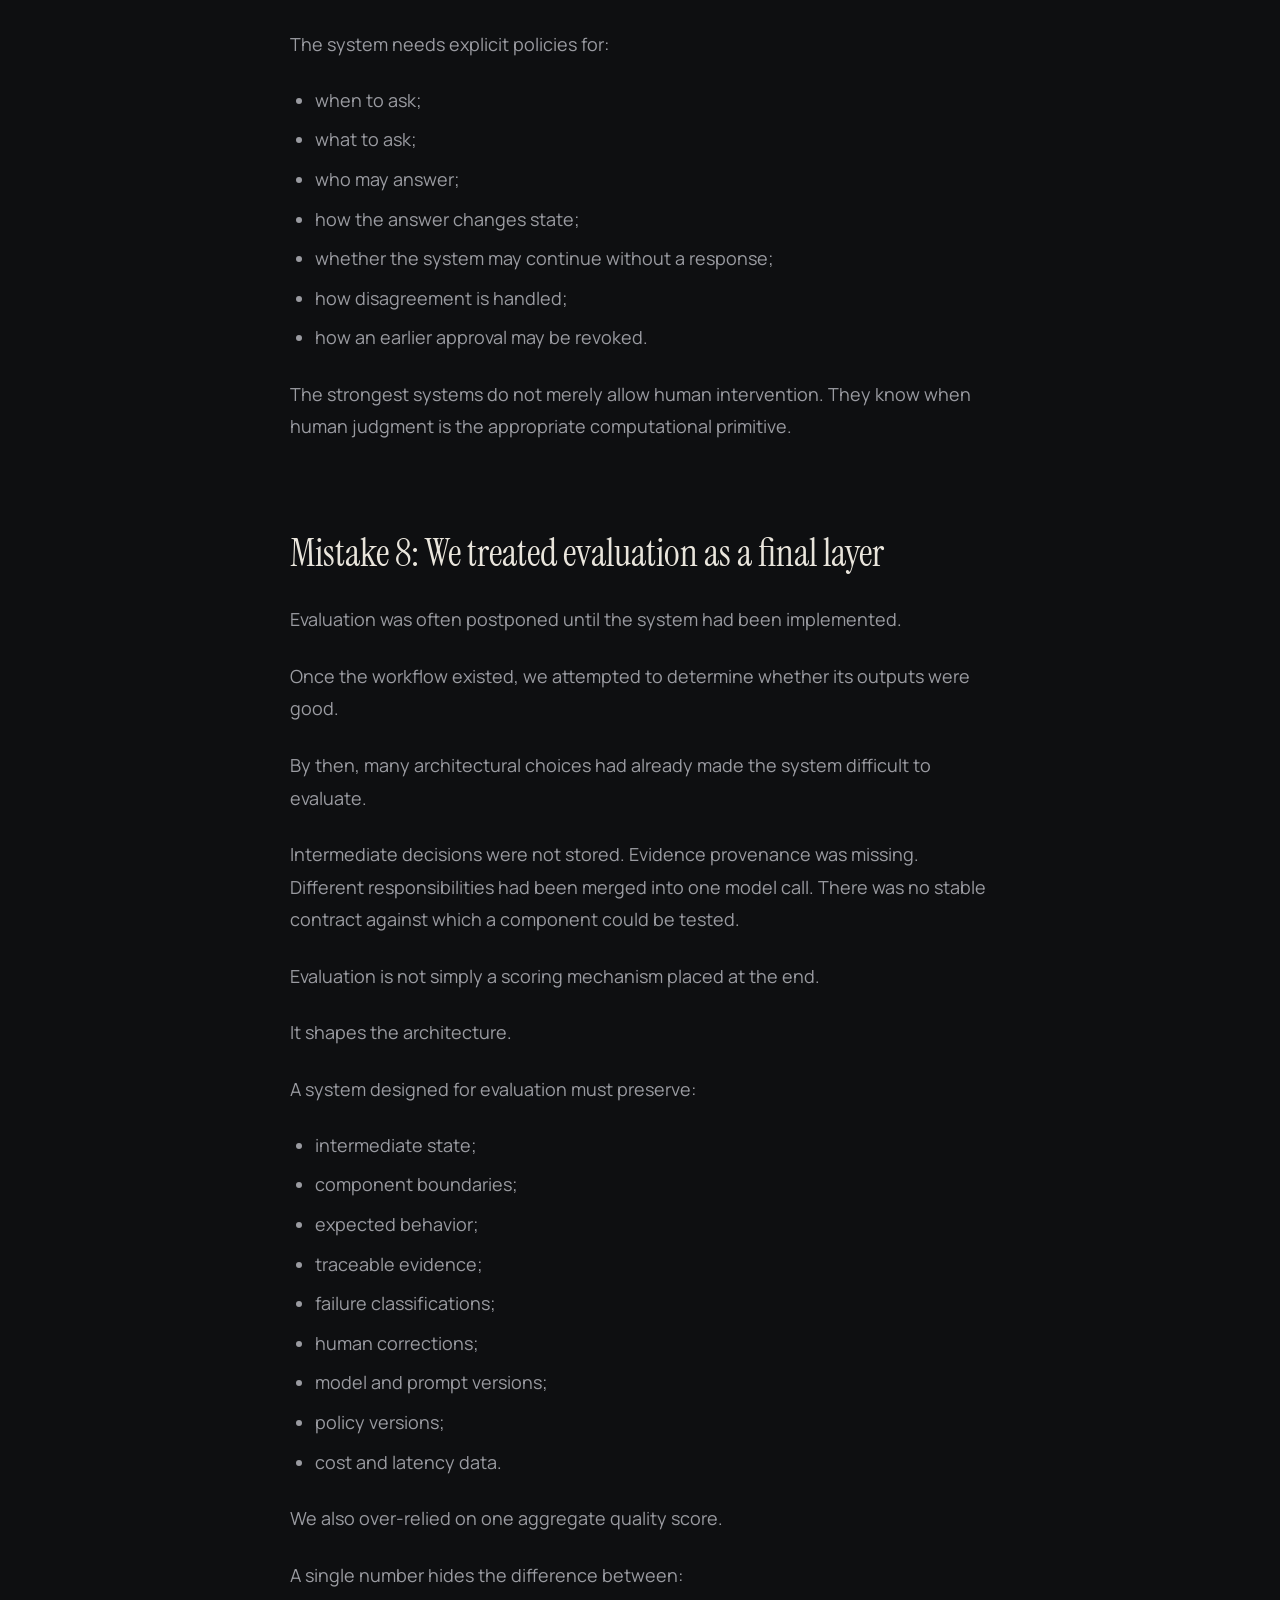
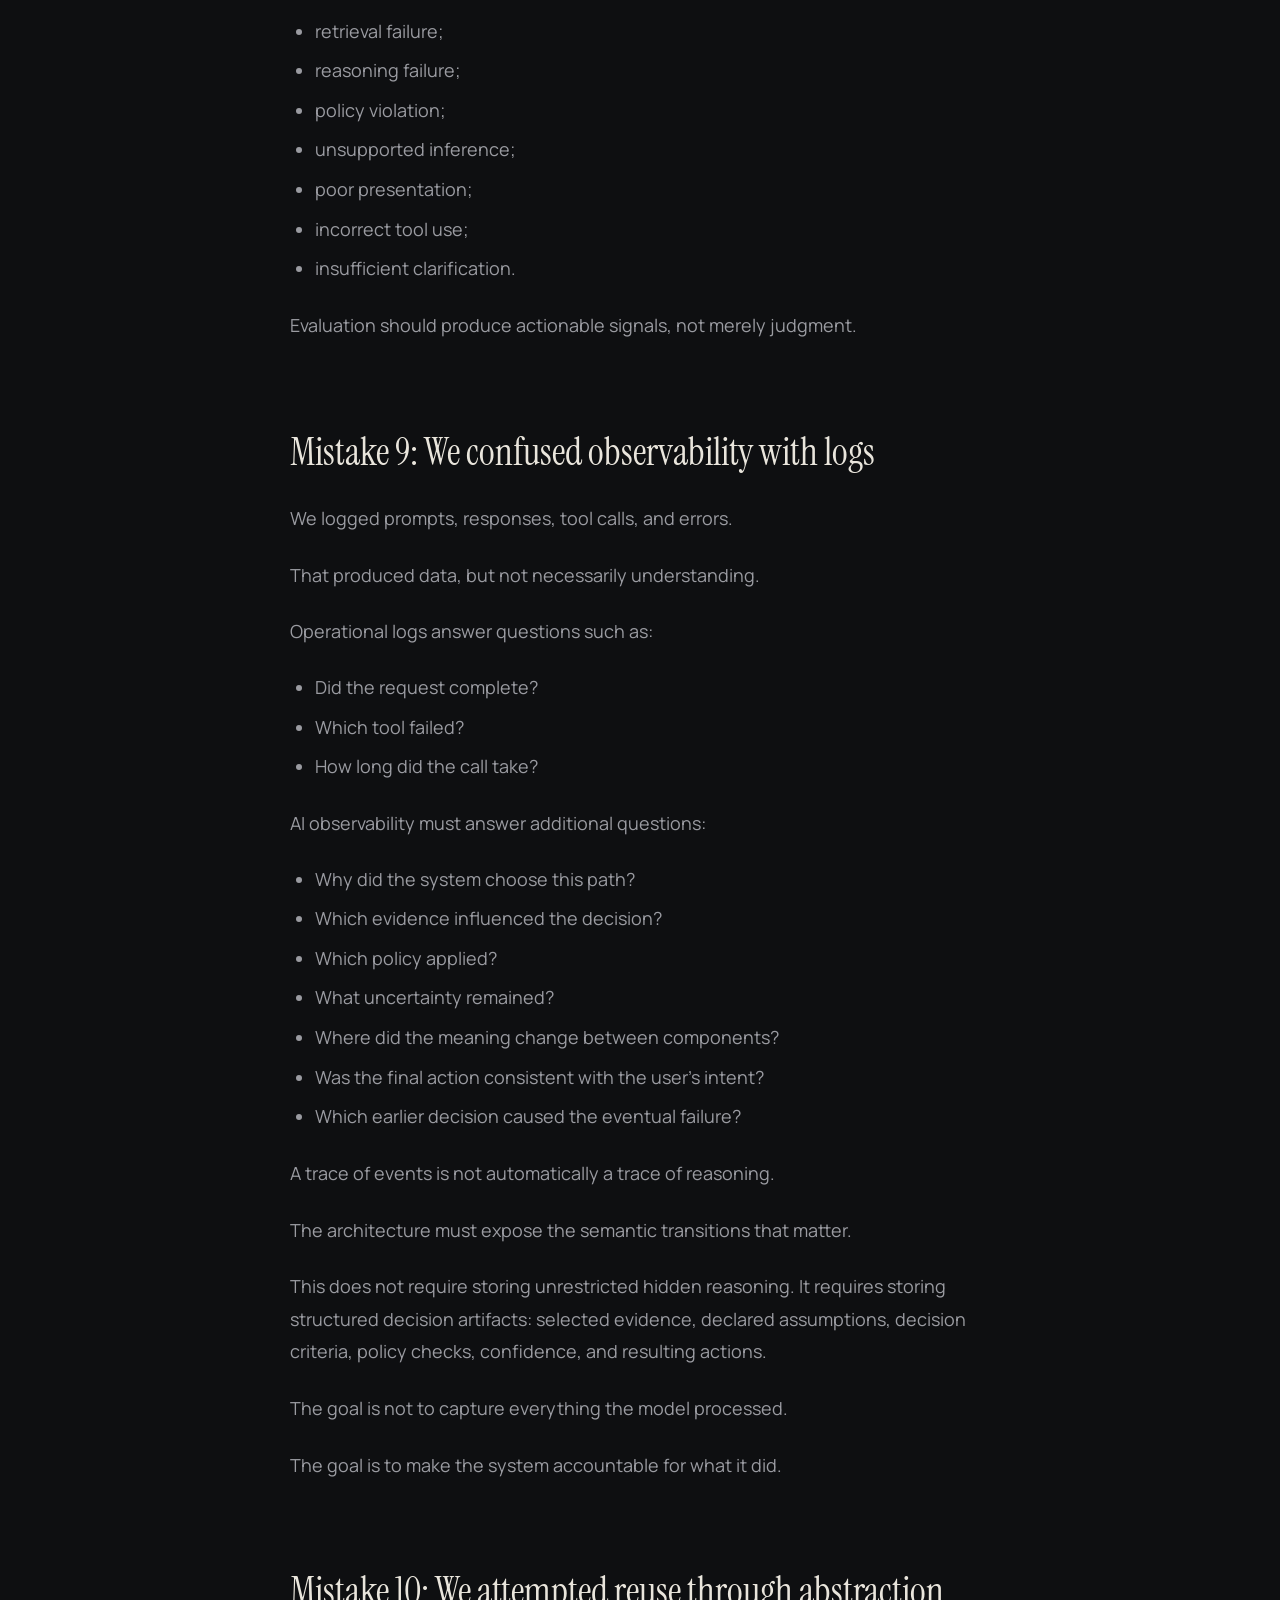
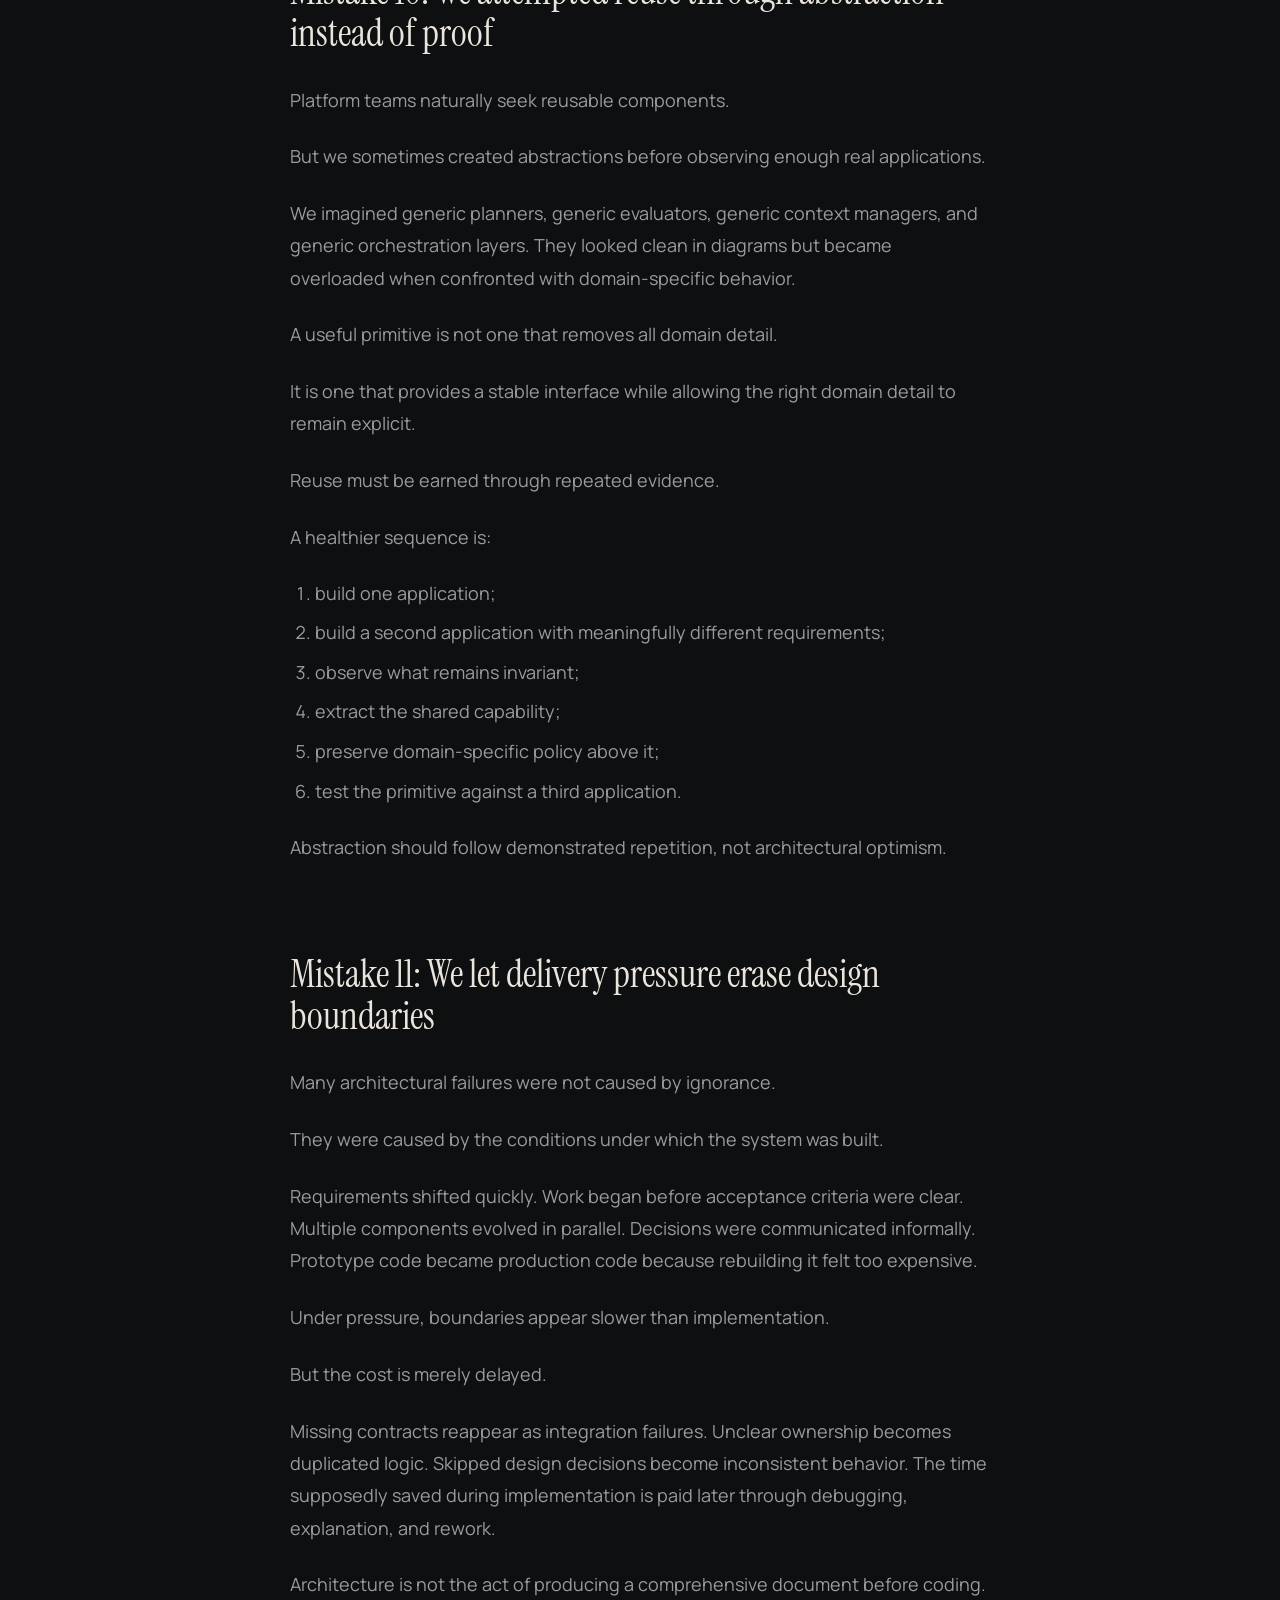
<file: writing/every-ai-architecture-mistake-we-made-in-2026/index.html>
<!doctype html>
<html lang="en">
<head>
  <meta charset="UTF-8">
  <meta name="viewport" content="width=device-width, initial-scale=1">
  <meta name="description" content="Every AI Architecture Mistake We Made in 2026 — a record of recurring architectural failures in AI systems and the principles that should shape the next generation of AI platforms.">
  <title>Every AI Architecture Mistake We Made in 2026 — Meghana Kumar</title>
  <link rel="stylesheet" href="/assets/css/styles.css">
</head>
<body>

  <!-- SITE HEADER START -->
  <a href="#main-content" class="skip-link">Skip to content</a>
  <header class="site-header">
    <div class="shell header-inner">
      <a class="brand" href="/">Meghana Kumar</a>
      <nav class="nav" aria-label="Primary">
        <a href="/projects/">Projects</a>
        <a href="/writing/" aria-current="page">Writing</a>
        <a href="/about/">About</a>
      </nav>
    </div>
  </header>
  <!-- SITE HEADER END -->

  <main id="main-content">

    <header class="article-hero">
      <div class="shell">
        <a class="text-link" href="/writing/">← Back to Writing</a>
        <p class="eyebrow eyebrow--accent" style="margin-top: 28px;">AI Architecture</p>
        <h1 class="article-page-title">Every AI Architecture Mistake We Made in 2026</h1>
        <p class="article-abstract">2026 was the year many teams stopped asking whether AI could produce useful outputs and started asking how to build durable systems around it. We learned quickly, but not cleanly. This is a record of the mistakes I repeatedly saw while designing AI systems this year—and the principles I now believe should shape the next generation of AI platforms.</p>
        <div class="article-byline">
          <span>August 2026</span>
          <span>12 min read</span>
        </div>
        <p class="article-related-project">Related project: <a href="/projects/policy-friction-intelligence-platform/">Policy Friction Intelligence Platform</a></p>
      </div>
    </header>

    <article class="article-body">
      <div class="shell prose">

        <p>We built abstractions before understanding the applications they needed to serve. We treated agents as architectural units when they were often only implementation choices. We allowed prompts to absorb responsibilities that should have belonged to schemas, policies, state machines, evaluators, and ordinary software.</p>

        <h2>The systems worked—until we asked them to hold</h2>
        <p>Most AI prototypes are persuasive under controlled conditions.</p>
        <p>A model receives a carefully prepared input. It selects a tool, produces an analysis, or generates a recommendation. The demonstration looks intelligent. The path from input to output appears coherent.</p>
        <p>The problems begin when the system is expected to operate repeatedly.</p>
        <p>Inputs become incomplete. Users contradict themselves. Tools fail. Context grows. Requirements change. Multiple applications need different behavior from the same underlying platform. The reasoning cannot be inspected. Nobody knows whether a surprising answer is an error, a legitimate judgment, or an undocumented product decision.</p>
        <p>The central mistake we made was not that we used the wrong model or framework.</p>
        <p>It was that we repeatedly confused visible intelligence with architectural durability.</p>
        <p>A system that produces one impressive answer is not yet a platform. A platform must preserve its meaning across changing inputs, applications, models, policies, and operators.</p>
        <p>That requirement changes how the architecture must be designed.</p>

        <h2>Mistake 1: We began with agents instead of responsibilities</h2>
        <p>Many systems were designed by first naming agents:</p>
        <ul>
          <li>data agent;</li>
          <li>analysis agent;</li>
          <li>insights agent;</li>
          <li>recommendation agent;</li>
          <li>visualization agent.</li>
        </ul>
        <p>This gave the architecture an immediate sense of order. Each agent had a role, and the workflow could be drawn as a sequence of boxes.</p>
        <p>But an agent is not a responsibility boundary.</p>
        <p>It is an execution strategy.</p>
        <p>A responsibility may be implemented through deterministic code, a model call, a retrieval operation, a constrained workflow, a human decision, or an agent. When we started by creating agents, we prematurely committed every responsibility to the same computational form.</p>
        <p>The result was predictable.</p>
        <p>Agents acquired overlapping instructions. Similar transformations happened in multiple places. Business rules were buried inside prompts. Handoffs became increasingly verbose because downstream agents needed to reconstruct what upstream agents had meant.</p>
        <p>The better starting point is not:</p>
        <blockquote>Which agents should exist?</blockquote>
        <p>It is:</p>
        <blockquote>Which responsibilities must remain independently understandable, testable, replaceable, and governable?</blockquote>
        <p>For example, evidence collection, policy interpretation, decision generation, and presentation are different responsibilities even when one model is temporarily performing all four.</p>
        <p>The architecture should preserve those distinctions before deciding how they execute.</p>

        <h2>Mistake 2: We treated prompts as the system</h2>
        <p>Prompts became a convenient place to store everything:</p>
        <ul>
          <li>role definitions;</li>
          <li>task instructions;</li>
          <li>business constraints;</li>
          <li>domain knowledge;</li>
          <li>output formats;</li>
          <li>escalation policies;</li>
          <li>evaluation criteria;</li>
          <li>examples;</li>
          <li>tool-use guidance.</li>
        </ul>
        <p>This worked initially because prompts were easy to change.</p>
        <p>But ease of change is not the same as clarity of change.</p>
        <p>Once the prompt became the primary container for system behavior, several problems appeared.</p>
        <p>Nobody could identify which instruction represented product policy and which represented implementation guidance. Conflicting rules were resolved implicitly by the model. Changes became difficult to review because altering one paragraph could affect several downstream behaviors. Testing became example-driven rather than contract-driven.</p>
        <p>Prompts are valuable, but they should not be the constitutional document of the system.</p>
        <p>Stable behavior should be represented through explicit artifacts:</p>
        <ul>
          <li>typed schemas;</li>
          <li>policy definitions;</li>
          <li>state transitions;</li>
          <li>tool contracts;</li>
          <li>validation rules;</li>
          <li>evaluation rubrics;</li>
          <li>authorization boundaries;</li>
          <li>versioned configuration.</li>
        </ul>
        <p>The prompt should help the model operate within the architecture. It should not secretly contain the architecture.</p>

        <h2>Mistake 3: We confused a workflow with a platform</h2>
        <p>A workflow solves a particular sequence of work.</p>
        <p>A platform enables multiple applications to compose capabilities safely.</p>
        <p>We repeatedly attempted to turn one successful workflow into a platform by generalizing its components. The original sequence became configurable. Agent names became abstract. Tools were registered dynamically. Prompts became templates. Execution paths became graphs.</p>
        <p>But configurability does not automatically create a platform.</p>
        <p>A real platform needs stable primitives with clear semantics.</p>
        <p>Applications should know:</p>
        <ul>
          <li>what capability they are invoking;</li>
          <li>what inputs it accepts;</li>
          <li>what guarantees it provides;</li>
          <li>what state it reads and writes;</li>
          <li>how it fails;</li>
          <li>how it is evaluated;</li>
          <li>what requires human approval;</li>
          <li>what can be overridden.</li>
        </ul>
        <p>Without those properties, the platform is merely a flexible workflow engine.</p>
        <p>The mistake was trying to generalize the visible shape of the first application rather than identifying the underlying invariants shared by future applications.</p>
        <p>The right question is not:</p>
        <blockquote>How do we make this workflow configurable?</blockquote>
        <p>It is:</p>
        <blockquote>What must remain consistently true across every application built on this system?</blockquote>
        <p>Those invariants become the platform primitives.</p>

        <h2>Mistake 4: We designed for maximum flexibility before earning it</h2>
        <p>Dynamic execution is attractive.</p>
        <p>The system can decide which tools to use, which agents to call, what sequence to follow, and when to stop. It appears adaptive and intelligent.</p>
        <p>It also multiplies the number of possible execution paths.</p>
        <p>Every new degree of freedom creates additional questions:</p>
        <ul>
          <li>Can this action occur in this state?</li>
          <li>Is the system allowed to skip this step?</li>
          <li>What happens if two tools produce conflicting evidence?</li>
          <li>Who owns the resulting state?</li>
          <li>Can the decision be resumed after failure?</li>
          <li>What must be logged?</li>
          <li>Which paths require approval?</li>
          <li>How can the behavior be evaluated?</li>
        </ul>
        <p>We often added flexibility before establishing a reliable constrained path.</p>
        <p>The result was not intelligence. It was ambiguity.</p>
        <p>The better progression is:</p>
        <ol>
          <li>establish a deterministic happy path;</li>
          <li>define explicit branches;</li>
          <li>identify where uncertainty genuinely requires adaptive reasoning;</li>
          <li>introduce dynamic execution only at those boundaries;</li>
          <li>preserve guardrails around state, tools, permissions, and termination.</li>
        </ol>
        <p>The most mature AI architecture is not the one that maximizes autonomy. It is the one that assigns autonomy precisely.</p>

        <h2>Mistake 5: We allowed context to become an unbounded shared workspace</h2>
        <p>When AI systems failed to understand something, the instinctive solution was to provide more context.</p>
        <p>We added conversation history, documents, examples, intermediate outputs, user preferences, system instructions, retrieved knowledge, tool results, and previous reasoning.</p>
        <p>Eventually the context window became a shared dumping ground.</p>
        <p>This created two forms of failure.</p>
        <p>The first was overflow: too much irrelevant material competed for attention.</p>
        <p>The second was under-specification: although the context was large, the model still did not know which information was authoritative, current, or relevant to the immediate decision.</p>
        <p>Context is not merely text passed to a model. It is an architectural resource.</p>
        <p>It should have:</p>
        <ul>
          <li>ownership;</li>
          <li>scope;</li>
          <li>precedence;</li>
          <li>lifetime;</li>
          <li>provenance;</li>
          <li>access rules;</li>
          <li>compression policies;</li>
          <li>relevance criteria.</li>
        </ul>
        <p>Not every component should receive the same context. Not every piece of context should survive across every step.</p>
        <p>The future architecture must distinguish among:</p>
        <ul>
          <li>durable system state;</li>
          <li>temporary working context;</li>
          <li>retrieved evidence;</li>
          <li>user-provided facts;</li>
          <li>inferred conclusions;</li>
          <li>policies and constraints;</li>
          <li>previous decisions.</li>
        </ul>
        <p>Context engineering becomes reliable only when context stops being treated as a giant prompt and starts being treated as governed state.</p>

        <h2>Mistake 6: We created handoffs without contracts</h2>
        <p>Multi-step AI systems depend on handoffs.</p>
        <p>One component produces an output that another component must interpret and continue.</p>
        <p>Early versions used natural-language handoffs because they preserved nuance. Upstream components explained what they had done, and downstream components inferred what mattered.</p>
        <p>This was flexible, but fragile.</p>
        <p>The receiving component could not reliably distinguish:</p>
        <ul>
          <li>evidence from interpretation;</li>
          <li>fact from assumption;</li>
          <li>recommendation from decision;</li>
          <li>confidence from rhetorical tone;</li>
          <li>missing information from intentionally omitted information.</li>
        </ul>
        <p>A durable handoff requires structure.</p>
        <p>At minimum, it should make explicit:</p>
        <ul>
          <li>the task performed;</li>
          <li>the source evidence used;</li>
          <li>the output produced;</li>
          <li>unresolved questions;</li>
          <li>assumptions;</li>
          <li>confidence;</li>
          <li>policy constraints;</li>
          <li>validation status;</li>
          <li>expected next action.</li>
        </ul>
        <p>Natural language can remain part of the payload, but it should live inside a contract rather than replacing one.</p>
        <p>Without contracts, every downstream component becomes responsible for reverse-engineering the intentions of the previous one.</p>

        <h2>Mistake 7: We added human review at the end</h2>
        <p>Human-in-the-loop design was often treated as an approval screen placed after the system completed its work.</p>
        <p>The user received a recommendation and could approve or reject it.</p>
        <p>This was not enough.</p>
        <p>Human judgment may be needed before the final output:</p>
        <ul>
          <li>to clarify ambiguous intent;</li>
          <li>to choose among competing objectives;</li>
          <li>to resolve missing information;</li>
          <li>to authorize sensitive tool use;</li>
          <li>to override a policy;</li>
          <li>to inspect low-confidence evidence;</li>
          <li>to redirect the system before expensive execution.</li>
        </ul>
        <p>Human interaction is not a final checkpoint. It is part of the control architecture.</p>
        <p>The system needs explicit policies for:</p>
        <ul>
          <li>when to ask;</li>
          <li>what to ask;</li>
          <li>who may answer;</li>
          <li>how the answer changes state;</li>
          <li>whether the system may continue without a response;</li>
          <li>how disagreement is handled;</li>
          <li>how an earlier approval may be revoked.</li>
        </ul>
        <p>The strongest systems do not merely allow human intervention. They know when human judgment is the appropriate computational primitive.</p>

        <h2>Mistake 8: We treated evaluation as a final layer</h2>
        <p>Evaluation was often postponed until the system had been implemented.</p>
        <p>Once the workflow existed, we attempted to determine whether its outputs were good.</p>
        <p>By then, many architectural choices had already made the system difficult to evaluate.</p>
        <p>Intermediate decisions were not stored. Evidence provenance was missing. Different responsibilities had been merged into one model call. There was no stable contract against which a component could be tested.</p>
        <p>Evaluation is not simply a scoring mechanism placed at the end.</p>
        <p>It shapes the architecture.</p>
        <p>A system designed for evaluation must preserve:</p>
        <ul>
          <li>intermediate state;</li>
          <li>component boundaries;</li>
          <li>expected behavior;</li>
          <li>traceable evidence;</li>
          <li>failure classifications;</li>
          <li>human corrections;</li>
          <li>model and prompt versions;</li>
          <li>policy versions;</li>
          <li>cost and latency data.</li>
        </ul>
        <p>We also over-relied on one aggregate quality score.</p>
        <p>A single number hides the difference between:</p>
        <ul>
          <li>retrieval failure;</li>
          <li>reasoning failure;</li>
          <li>policy violation;</li>
          <li>unsupported inference;</li>
          <li>poor presentation;</li>
          <li>incorrect tool use;</li>
          <li>insufficient clarification.</li>
        </ul>
        <p>Evaluation should produce actionable signals, not merely judgment.</p>

        <h2>Mistake 9: We confused observability with logs</h2>
        <p>We logged prompts, responses, tool calls, and errors.</p>
        <p>That produced data, but not necessarily understanding.</p>
        <p>Operational logs answer questions such as:</p>
        <ul>
          <li>Did the request complete?</li>
          <li>Which tool failed?</li>
          <li>How long did the call take?</li>
        </ul>
        <p>AI observability must answer additional questions:</p>
        <ul>
          <li>Why did the system choose this path?</li>
          <li>Which evidence influenced the decision?</li>
          <li>Which policy applied?</li>
          <li>What uncertainty remained?</li>
          <li>Where did the meaning change between components?</li>
          <li>Was the final action consistent with the user's intent?</li>
          <li>Which earlier decision caused the eventual failure?</li>
        </ul>
        <p>A trace of events is not automatically a trace of reasoning.</p>
        <p>The architecture must expose the semantic transitions that matter.</p>
        <p>This does not require storing unrestricted hidden reasoning. It requires storing structured decision artifacts: selected evidence, declared assumptions, decision criteria, policy checks, confidence, and resulting actions.</p>
        <p>The goal is not to capture everything the model processed.</p>
        <p>The goal is to make the system accountable for what it did.</p>

        <h2>Mistake 10: We attempted reuse through abstraction instead of proof</h2>
        <p>Platform teams naturally seek reusable components.</p>
        <p>But we sometimes created abstractions before observing enough real applications.</p>
        <p>We imagined generic planners, generic evaluators, generic context managers, and generic orchestration layers. They looked clean in diagrams but became overloaded when confronted with domain-specific behavior.</p>
        <p>A useful primitive is not one that removes all domain detail.</p>
        <p>It is one that provides a stable interface while allowing the right domain detail to remain explicit.</p>
        <p>Reuse must be earned through repeated evidence.</p>
        <p>A healthier sequence is:</p>
        <ol>
          <li>build one application;</li>
          <li>build a second application with meaningfully different requirements;</li>
          <li>observe what remains invariant;</li>
          <li>extract the shared capability;</li>
          <li>preserve domain-specific policy above it;</li>
          <li>test the primitive against a third application.</li>
        </ol>
        <p>Abstraction should follow demonstrated repetition, not architectural optimism.</p>

        <h2>Mistake 11: We let delivery pressure erase design boundaries</h2>
        <p>Many architectural failures were not caused by ignorance.</p>
        <p>They were caused by the conditions under which the system was built.</p>
        <p>Requirements shifted quickly. Work began before acceptance criteria were clear. Multiple components evolved in parallel. Decisions were communicated informally. Prototype code became production code because rebuilding it felt too expensive.</p>
        <p>Under pressure, boundaries appear slower than implementation.</p>
        <p>But the cost is merely delayed.</p>
        <p>Missing contracts reappear as integration failures. Unclear ownership becomes duplicated logic. Skipped design decisions become inconsistent behavior. The time supposedly saved during implementation is paid later through debugging, explanation, and rework.</p>
        <p>Architecture is not the act of producing a comprehensive document before coding.</p>
        <p>It is the discipline of making consequential decisions explicit before they become expensive to reverse.</p>
        <p>Even under speed, a team needs:</p>
        <ul>
          <li>a clear problem statement;</li>
          <li>declared constraints;</li>
          <li>component ownership;</li>
          <li>input and output contracts;</li>
          <li>definition of done;</li>
          <li>evaluation criteria;</li>
          <li>recorded design decisions.</li>
        </ul>
        <p>The smallest useful architecture process is still dramatically cheaper than shared ambiguity.</p>

        <h2>What I believe now</h2>
        <p>The next generation of AI systems should not be organized around increasingly elaborate collections of agents.</p>
        <p>They should be organized around stable platform capabilities.</p>
        <p>Those capabilities may include:</p>
        <ul>
          <li>governed context;</li>
          <li>evidence retrieval;</li>
          <li>structured reasoning;</li>
          <li>policy enforcement;</li>
          <li>workflow state;</li>
          <li>tool execution;</li>
          <li>evaluation;</li>
          <li>observability;</li>
          <li>human judgment;</li>
          <li>authorization;</li>
          <li>application-specific configuration.</li>
        </ul>
        <p>Agents can operate within this architecture. They should not be the architecture.</p>
        <p>Applications should be able to compose these capabilities without inheriting the internal complexity of the platform. Platform teams should provide clear guarantees while leaving product teams enough space to express domain-specific behavior.</p>
        <p>The architecture should make the safe path easy, the adaptive path explicit, and the failure path inspectable.</p>

        <h2>Principles for the next system</h2>
        <p>The lessons of this year can be reduced to a set of operating principles.</p>

        <h3>Begin with responsibilities, not agents</h3>
        <p>Define what must remain independently understandable and testable before deciding how it executes.</p>

        <h3>Build one constrained path before adding autonomy</h3>
        <p>Autonomy should appear only where uncertainty makes it valuable.</p>

        <h3>Represent policy outside prompts</h3>
        <p>Prompts may interpret policy. They should not be the only place where policy exists.</p>

        <h3>Treat context as governed state</h3>
        <p>Every piece of context should have scope, provenance, authority, and lifetime.</p>

        <h3>Make handoffs explicit</h3>
        <p>Components should exchange structured meaning, not require each other to infer intent from prose.</p>

        <h3>Design human judgment into the workflow</h3>
        <p>Clarification, approval, correction, and escalation are architectural operations.</p>

        <h3>Make evaluation shape the system</h3>
        <p>If a decision cannot be inspected or tested, the architecture is incomplete.</p>

        <h3>Prefer semantic observability</h3>
        <p>Store the decisions, evidence, policies, and state transitions required to understand behavior.</p>

        <h3>Earn abstraction through multiple applications</h3>
        <p>Do not call something a platform primitive until it survives more than one use case.</p>

        <h3>Optimize for legibility</h3>
        <p>The system should be understandable by the engineers operating it, the product teams extending it, and the people affected by its decisions.</p>

        <h2>The mistake beneath all the others</h2>
        <p>The deepest mistake was believing that intelligence could compensate for missing structure.</p>
        <p>It cannot.</p>
        <p>Models can operate across ambiguity, but a production system cannot depend on ambiguity remaining harmless.</p>
        <p>The more capable the model becomes, the more important the surrounding architecture becomes. Increased intelligence expands what the system can attempt. Architecture determines what it can do reliably, safely, repeatedly, and accountably.</p>
        <p>The future of AI engineering will not be defined only by better models.</p>
        <p>It will be defined by the systems we build around them—and by whether those systems are designed to hold.</p>

      </div>
    </article>

  </main>

  <!-- SITE FOOTER START -->
  <footer class="footer">
    <div class="shell footer-inner">
      <span>© 2026 Meghana Kumar</span>
      <span>Building reliable AI systems</span>
    </div>
  </footer>
  <!-- SITE FOOTER END -->

</body>
</html>
</file>
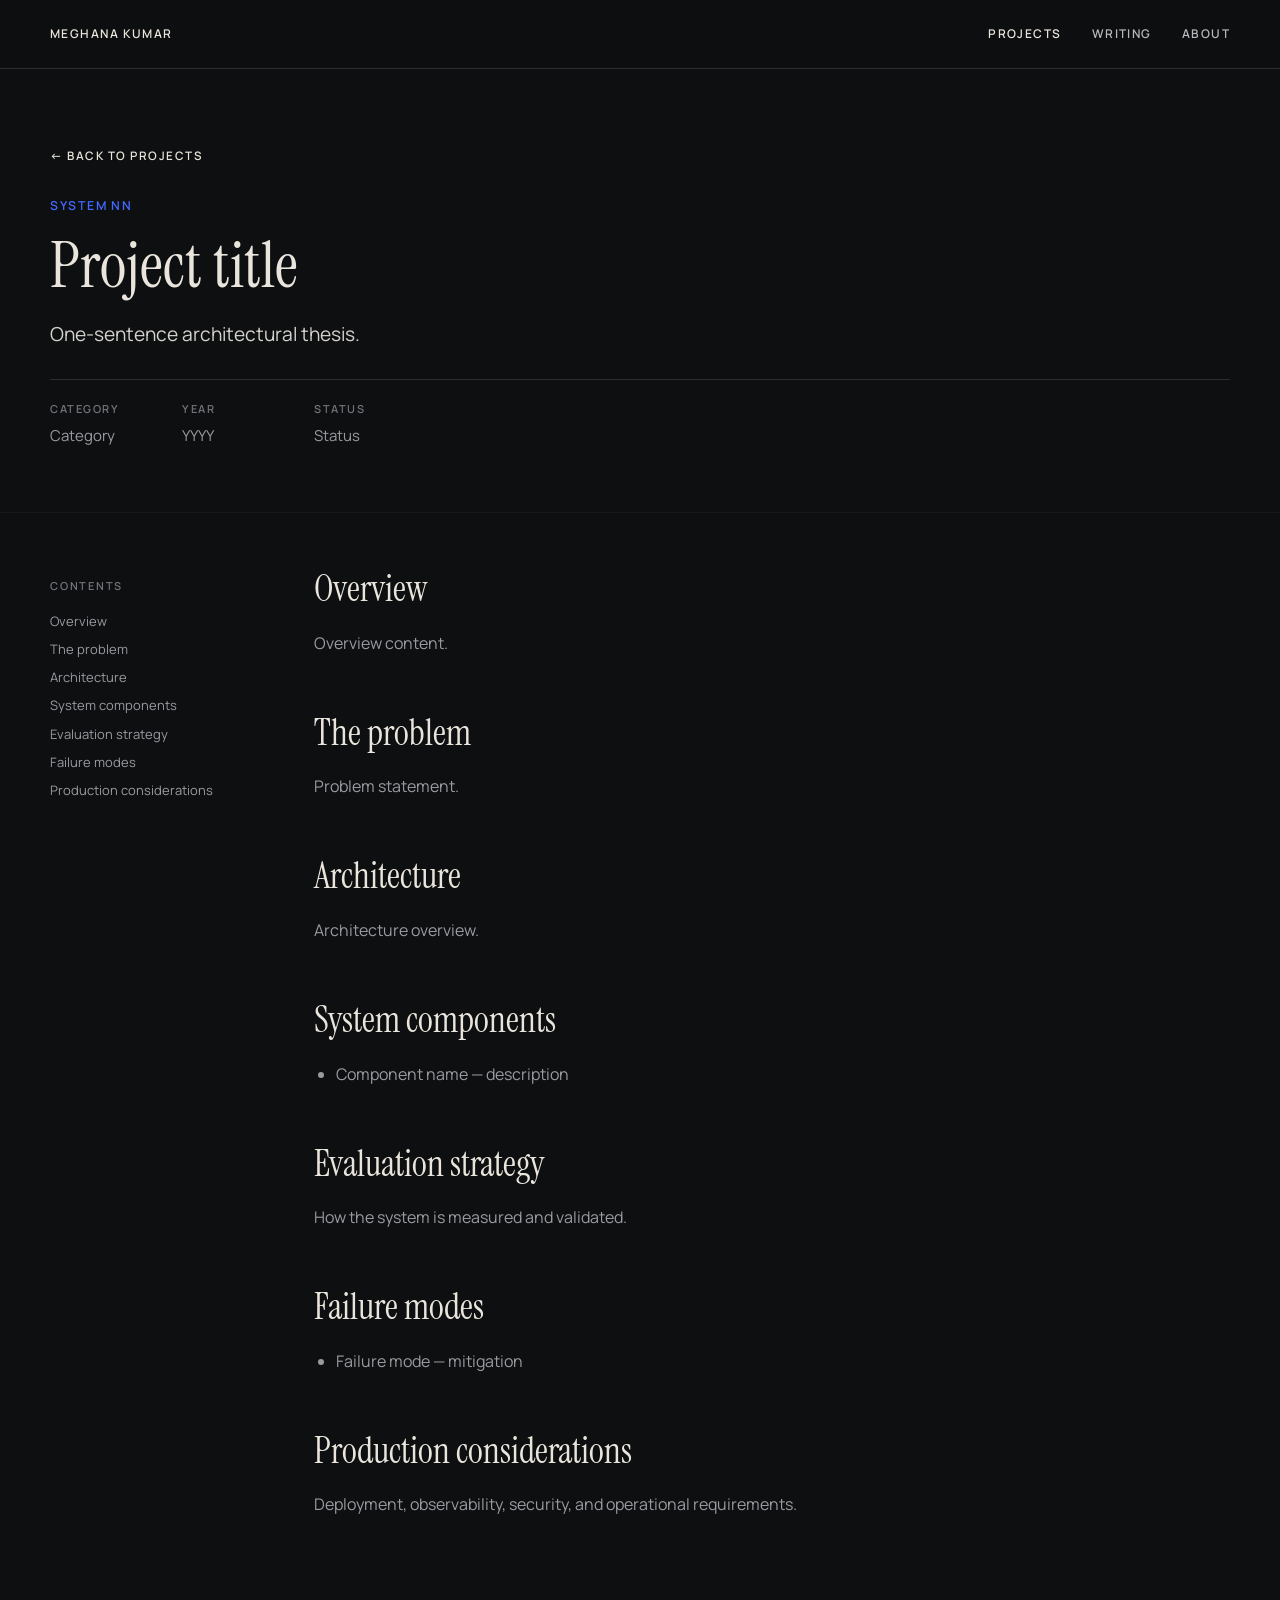
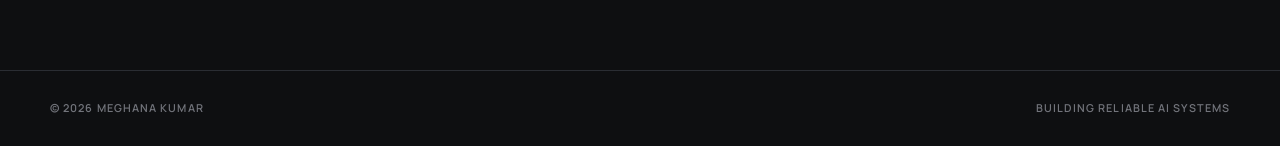
<file: templates/project-template.html>
<!-- INTERNAL CONTENT TEMPLATE: Do not link from the public website. Copy this file when creating new content. -->
<!doctype html>
<html lang="en">
<head>
  <meta charset="UTF-8">
  <meta name="viewport" content="width=device-width, initial-scale=1">
  <!-- INSTRUCTION: Set page title and meta description -->
  <meta name="description" content="">
  <title>Project title — Meghana Kumar</title>
  <link rel="stylesheet" href="/assets/css/styles.css">
</head>
<body>

  <!-- SITE HEADER START — keep synchronized across all public pages -->
  <a href="#main-content" class="skip-link">Skip to content</a>
  <header class="site-header">
    <div class="shell header-inner">
      <a class="brand" href="/">Meghana Kumar</a>
      <nav class="nav" aria-label="Primary">
        <a href="/projects/" aria-current="page">Projects</a>
        <a href="/writing/">Writing</a>
        <a href="/about/">About</a>
      </nav>
    </div>
  </header>
  <!-- SITE HEADER END -->

  <main id="main-content">

    <header class="case-study-hero">
      <div class="shell">
        <a class="text-link" href="/projects/">← Back to Projects</a>
        <!-- INSTRUCTION: Set system identifier (e.g. System 02) -->
        <p class="eyebrow eyebrow--accent" style="margin-top: 28px;">System NN</p>
        <!-- INSTRUCTION: Set project title and one-line thesis -->
        <h1 class="case-study-title">Project title</h1>
        <p class="case-study-thesis">One-sentence architectural thesis.</p>

        <dl class="case-study-meta">
          <div>
            <dt>Category</dt>
            <dd>Category</dd>
          </div>
          <div>
            <dt>Year</dt>
            <dd>YYYY</dd>
          </div>
          <div>
            <dt>Status</dt>
            <dd>Status</dd>
          </div>
        </dl>

        <!-- INSTRUCTION: Optional hero image — remove this block if not needed -->
        <!-- <img src="/assets/diagrams/your-diagram.svg" alt="Describe the diagram"> -->
      </div>
    </header>

    <div class="shell case-study-layout">

      <!-- INSTRUCTION: Update TOC links to match section ids below -->
      <aside class="toc" aria-label="Table of contents">
        <p class="toc-label">Contents</p>
        <nav>
          <a href="#overview">Overview</a>
          <a href="#problem">The problem</a>
          <a href="#architecture">Architecture</a>
          <a href="#components">System components</a>
          <a href="#evaluation">Evaluation strategy</a>
          <a href="#failure-modes">Failure modes</a>
          <a href="#production">Production considerations</a>
        </nav>
      </aside>

      <article class="case-study-content">

        <!-- INSTRUCTION: Add, remove, or rename sections as needed -->
        <section id="overview">
          <h2>Overview</h2>
          <p>Overview content.</p>
        </section>

        <section id="problem">
          <h2>The problem</h2>
          <p>Problem statement.</p>
        </section>

        <section id="architecture">
          <h2>Architecture</h2>
          <p>Architecture overview.</p>
        </section>

        <section id="components">
          <h2>System components</h2>
          <ul>
            <li>Component name — description</li>
          </ul>
        </section>

        <section id="evaluation">
          <h2>Evaluation strategy</h2>
          <p>How the system is measured and validated.</p>
        </section>

        <section id="failure-modes">
          <h2>Failure modes</h2>
          <ul>
            <li>Failure mode — mitigation</li>
          </ul>
        </section>

        <section id="production">
          <h2>Production considerations</h2>
          <p>Deployment, observability, security, and operational requirements.</p>
        </section>

        <!-- INSTRUCTION: Add external links only when real URLs exist -->
        <!--
        <div class="case-study-links">
          <a class="text-link" href="https://github.com/..." target="_blank" rel="noopener noreferrer">View on GitHub →</a>
        </div>
        -->

        <!-- INSTRUCTION: Link to related articles when they exist -->
        <!--
        <div class="related-block">
          <h2>Related writing</h2>
          <a class="article-row" href="/writing/your-article-slug/">
            ...
          </a>
        </div>
        -->

        <!-- INSTRUCTION: Add prev/next navigation when multiple projects exist -->
        <!--
        <nav class="pagination" aria-label="Project navigation">
          <a href="/projects/previous-project/">
            <span class="label">Previous</span>
            <span class="title">Previous project title</span>
          </a>
          <a class="next" href="/projects/next-project/">
            <span class="label">Next</span>
            <span class="title">Next project title</span>
          </a>
        </nav>
        -->

      </article>
    </div>

  </main>

  <!-- SITE FOOTER START — keep synchronized across all public pages -->
  <footer class="footer">
    <div class="shell footer-inner">
      <span>© 2026 Meghana Kumar</span>
      <span>Building reliable AI systems</span>
    </div>
  </footer>
  <!-- SITE FOOTER END -->

</body>
</html>
</file>
<file: assets/css/styles.css>
/* ==========================================================================
   1. Font imports
   ========================================================================== */

@import url('https://fonts.googleapis.com/css2?family=Instrument+Serif:ital@0;1&family=Manrope:wght@400;500;600;700&display=swap');

/* ==========================================================================
   2. Design tokens
   ========================================================================== */

:root {
  --color-bg: #0e0f11;
  --color-bg-elevated: #111318;
  --color-bg-surface: #151923;
  --color-text: #e9e5dc;
  --color-text-muted: #9a9ba1;
  --color-text-faint: #72747b;
  --color-accent: #4169ff;
  --color-border: #2a2d33;
  --color-border-subtle: #17191e;

  --font-display: 'Instrument Serif', Georgia, 'Times New Roman', serif;
  --font-body: 'Manrope', system-ui, -apple-system, sans-serif;
  --font-mono: ui-monospace, 'Cascadia Code', 'Source Code Pro', Menlo, Consolas, monospace;

  --content-width: 1180px;
  --reading-width: 720px;
  --article-width: 700px;
  --page-padding: clamp(20px, 4vw, 48px);

  --header-height: 68px;
  --transition-fast: 180ms ease;
}

/* ==========================================================================
   3. Reset and base styles
   ========================================================================== */

*,
*::before,
*::after {
  box-sizing: border-box;
}

html {
  scroll-behavior: smooth;
  background: var(--color-bg);
}

body {
  margin: 0;
  background: var(--color-bg);
  color: var(--color-text);
  font-family: var(--font-body);
  font-size: 1rem;
  line-height: 1.7;
  -webkit-font-smoothing: antialiased;
  -moz-osx-font-smoothing: grayscale;
}

img,
svg {
  display: block;
  max-width: 100%;
  height: auto;
}

a {
  color: inherit;
  text-decoration: none;
}

hr {
  border: 0;
  border-top: 1px solid var(--color-border);
  margin: 0;
}

/* ==========================================================================
   4. Typography
   ========================================================================== */

.display {
  margin: 0;
  font-family: var(--font-display);
  font-weight: 400;
  letter-spacing: -0.025em;
  line-height: 0.96;
}

.eyebrow,
.label {
  margin: 0;
  font-family: var(--font-body);
  font-size: clamp(0.6875rem, 0.65rem + 0.15vw, 0.8125rem);
  font-weight: 600;
  letter-spacing: 0.14em;
  text-transform: uppercase;
  color: var(--color-text-faint);
}

.eyebrow--accent,
.label--accent {
  color: var(--color-accent);
}

.section-title {
  font-family: var(--font-display);
  font-size: clamp(2.8rem, 5.5vw, 5.6rem);
  line-height: 1;
  font-weight: 400;
  margin: 20px 0 42px;
}

.page-title {
  font-family: var(--font-display);
  font-size: clamp(3rem, 7vw, 6.5rem);
  line-height: 0.98;
  font-weight: 400;
  margin: 24px 0 28px;
}

.project-title,
.article-title {
  font-family: var(--font-display);
  font-size: clamp(1.75rem, 3.2vw, 3rem);
  line-height: 1.05;
  font-weight: 400;
  margin: 0 0 10px;
}

.case-study-title,
.article-page-title {
  font-family: var(--font-display);
  font-size: clamp(2.5rem, 5vw, 4.5rem);
  line-height: 1.02;
  font-weight: 400;
  margin: 16px 0 20px;
}

.text-link {
  font-family: var(--font-body);
  font-size: clamp(0.6875rem, 0.65rem + 0.1vw, 0.75rem);
  font-weight: 600;
  letter-spacing: 0.13em;
  text-transform: uppercase;
  transition: color var(--transition-fast);
}

.text-link:hover {
  color: var(--color-accent);
}

.muted {
  color: var(--color-text-muted);
}

.accent {
  color: var(--color-accent);
}

/* ==========================================================================
   5. Layout utilities
   ========================================================================== */

.shell {
  width: min(calc(100% - var(--page-padding) * 2), var(--content-width));
  margin-inline: auto;
}

.section {
  padding: clamp(4rem, 8vw, 5.5rem) 0 clamp(4.5rem, 9vw, 6rem);
}

.reading-column {
  max-width: var(--reading-width);
}

.article-column {
  max-width: var(--article-width);
}

.breakout {
  width: 100%;
  max-width: var(--content-width);
  margin-inline: auto;
}

.rule {
  border: 0;
  border-top: 1px solid var(--color-border);
  margin: 0;
}

.visually-hidden {
  position: absolute;
  width: 1px;
  height: 1px;
  padding: 0;
  margin: -1px;
  overflow: hidden;
  clip: rect(0, 0, 0, 0);
  white-space: nowrap;
  border: 0;
}

/* ==========================================================================
   6. Header and navigation
   ========================================================================== */

.skip-link {
  position: absolute;
  top: -100%;
  left: var(--page-padding);
  z-index: 100;
  padding: 12px 20px;
  background: var(--color-accent);
  color: var(--color-bg);
  font-family: var(--font-body);
  font-size: 0.8125rem;
  font-weight: 600;
  letter-spacing: 0.08em;
  text-transform: uppercase;
  border-radius: 2px;
  transition: top var(--transition-fast);
}

.skip-link:focus {
  top: 12px;
}

.site-header {
  position: sticky;
  top: 0;
  z-index: 20;
  background: color-mix(in srgb, var(--color-bg) 92%, transparent);
  backdrop-filter: blur(12px);
  -webkit-backdrop-filter: blur(12px);
  border-bottom: 1px solid var(--color-border);
}

.header-inner {
  min-height: var(--header-height);
  display: flex;
  align-items: center;
  justify-content: space-between;
  gap: 24px;
}

.brand,
.nav a {
  font-family: var(--font-body);
  font-size: clamp(0.6875rem, 0.62rem + 0.2vw, 0.75rem);
  font-weight: 600;
  letter-spacing: 0.12em;
  text-transform: uppercase;
  transition: color var(--transition-fast);
}

.nav {
  display: flex;
  gap: clamp(1rem, 3vw, 1.875rem);
  color: #b7b8bc;
}

.nav a:hover,
.nav a[aria-current='page'] {
  color: var(--color-text);
}

/* ==========================================================================
   7. Hero
   ========================================================================== */

.hero {
  min-height: clamp(420px, 55vh, 548px);
  display: grid;
  align-items: center;
  background:
    radial-gradient(circle at 84% 52%, rgba(51, 74, 155, 0.19), transparent 34%),
    linear-gradient(90deg, var(--color-bg) 0%, var(--color-bg) 58%, #101421 100%);
  border-bottom: 1px solid var(--color-border-subtle);
}

.hero-inner {
  padding: clamp(4.5rem, 10vw, 6rem) 0 clamp(4rem, 9vw, 5.5rem);
}

.hero h1 {
  font-size: clamp(3.2rem, 8vw, 7.1rem);
  margin-top: 28px;
}

.hero h2 {
  font-size: clamp(1.75rem, 4vw, 3.2rem);
  margin: 20px 0 30px;
}

.hero-copy {
  max-width: 670px;
  color: #d2d0cb;
  font-size: clamp(0.95rem, 1.6vw, 1.1rem);
  line-height: 1.75;
  margin: 30px 0 28px;
}

.hero-actions {
  display: flex;
  flex-wrap: wrap;
  gap: 28px;
}

.page-hero {
  padding: clamp(4.5rem, 9vw, 5.875rem) 0 clamp(2.5rem, 5vw, 3.25rem);
}

.page-intro {
  max-width: 780px;
  font-size: clamp(1rem, 1.5vw, 1.05rem);
  line-height: 1.75;
  color: #d5d3ce;
}

/* ==========================================================================
   8. Project archive
   ========================================================================== */

.section-heading {
  display: flex;
  justify-content: space-between;
  align-items: baseline;
  gap: 24px;
  margin-bottom: 34px;
}

.project-row {
  display: grid;
  grid-template-columns: 110px 1fr auto;
  gap: 28px;
  padding: 27px 0 30px;
  border-top: 1px solid var(--color-border);
  transition: background var(--transition-fast);
}

.project-row:last-child {
  border-bottom: 1px solid var(--color-border);
}

.project-row:hover {
  background: color-mix(in srgb, var(--color-bg-elevated) 60%, transparent);
}

.project-row:hover .project-title {
  color: #fff;
}

.project-number,
.project-meta span {
  font-family: var(--font-body);
  font-size: clamp(0.6875rem, 0.65rem + 0.1vw, 0.75rem);
  font-weight: 600;
  letter-spacing: 0.12em;
  text-transform: uppercase;
}

.project-number {
  color: var(--color-accent);
}

.project-summary {
  max-width: 790px;
  margin: 0 0 12px;
  color: var(--color-text-muted);
  line-height: 1.7;
}

.project-meta {
  display: flex;
  flex-wrap: wrap;
  gap: 20px;
  color: var(--color-text-faint);
}

.project-status {
  color: var(--color-accent);
}

.project-arrow {
  color: #a7a8ac;
  white-space: nowrap;
  align-self: start;
  padding-top: 8px;
  transition: color var(--transition-fast), transform var(--transition-fast);
}

.project-row:hover .project-arrow {
  color: var(--color-accent);
  transform: translate(2px, -2px);
}

/* ==========================================================================
   9. Writing archive
   ========================================================================== */

.article-row {
  display: grid;
  grid-template-columns: 140px 1fr auto;
  gap: 28px;
  padding: 27px 0 30px;
  border-top: 1px solid var(--color-border);
  align-items: baseline;
  transition: background var(--transition-fast);
}

.article-row:last-child {
  border-bottom: 1px solid var(--color-border);
}

.article-row:hover {
  background: color-mix(in srgb, var(--color-bg-elevated) 60%, transparent);
}

.article-row:hover .article-title {
  color: #fff;
}

.article-category,
.article-date,
.article-time {
  font-family: var(--font-body);
  font-size: clamp(0.6875rem, 0.65rem + 0.1vw, 0.75rem);
  font-weight: 600;
  letter-spacing: 0.12em;
  text-transform: uppercase;
}

.article-category {
  color: var(--color-accent);
}

.article-summary {
  margin: 8px 0 0;
  color: var(--color-text-muted);
  font-size: 0.9375rem;
  line-height: 1.65;
  max-width: 640px;
}

.article-meta-end {
  display: flex;
  flex-direction: column;
  align-items: flex-end;
  gap: 6px;
  color: var(--color-text-faint);
  white-space: nowrap;
}

/* ==========================================================================
   10. Project case study
   ========================================================================== */

.case-study-hero {
  padding: clamp(3rem, 6vw, 4.5rem) 0 clamp(2rem, 4vw, 3rem);
  border-bottom: 1px solid var(--color-border-subtle);
}

.case-study-thesis {
  max-width: var(--reading-width);
  font-size: clamp(1.05rem, 1.8vw, 1.2rem);
  line-height: 1.7;
  color: #d5d3ce;
  margin: 0 0 28px;
}

.case-study-meta {
  display: flex;
  flex-wrap: wrap;
  gap: clamp(16px, 3vw, 32px);
  padding-top: 20px;
  border-top: 1px solid var(--color-border);
}

.case-study-meta dt {
  font-family: var(--font-body);
  font-size: 0.6875rem;
  font-weight: 600;
  letter-spacing: 0.14em;
  text-transform: uppercase;
  color: var(--color-text-faint);
  margin: 0 0 4px;
}

.case-study-meta dd {
  margin: 0;
  font-size: 0.9375rem;
  color: var(--color-text-muted);
}

.case-study-meta > div {
  min-width: 100px;
}

.case-study-visual {
  margin: clamp(2rem, 5vw, 3.5rem) 0;
  background: var(--color-bg-elevated);
  border: 1px solid var(--color-border);
  aspect-ratio: 16 / 7;
  display: grid;
  place-items: center;
  color: var(--color-text-faint);
  font-size: 0.8125rem;
  font-weight: 600;
  letter-spacing: 0.12em;
  text-transform: uppercase;
}

.case-study-layout {
  display: grid;
  grid-template-columns: 200px minmax(0, 1fr);
  gap: clamp(2rem, 5vw, 4rem);
  padding: clamp(2.5rem, 5vw, 3.5rem) 0 clamp(4rem, 8vw, 6rem);
  align-items: start;
}

.toc {
  position: sticky;
  top: calc(var(--header-height) + 24px);
  padding-top: 8px;
}

.toc-label {
  font-family: var(--font-body);
  font-size: 0.6875rem;
  font-weight: 600;
  letter-spacing: 0.16em;
  text-transform: uppercase;
  color: var(--color-text-faint);
  margin: 0 0 16px;
}

.toc nav {
  display: flex;
  flex-direction: column;
  gap: 10px;
}

.toc a {
  font-size: 0.8125rem;
  color: var(--color-text-muted);
  line-height: 1.4;
  transition: color var(--transition-fast);
}

.toc a:hover {
  color: var(--color-text);
}

.case-study-content section {
  margin-bottom: clamp(2.5rem, 5vw, 3.5rem);
}

.case-study-content h2 {
  font-family: var(--font-display);
  font-size: clamp(1.75rem, 3vw, 2.25rem);
  font-weight: 400;
  line-height: 1.1;
  margin: 0 0 20px;
}

.case-study-content h3 {
  font-family: var(--font-body);
  font-size: clamp(1rem, 1.5vw, 1.125rem);
  font-weight: 600;
  letter-spacing: 0.04em;
  margin: 1.75em 0 0.75em;
  color: var(--color-text);
}

.case-study-content blockquote {
  max-width: var(--reading-width);
  margin: 1.5em 0;
  padding: 0 0 0 24px;
  border-left: 2px solid var(--color-accent);
  color: #d5d3ce;
  font-size: 1.05rem;
  line-height: 1.7;
}

.case-study-content p,
.case-study-content li {
  color: var(--color-text-muted);
  font-size: 1rem;
  line-height: 1.75;
}

.case-study-content p {
  max-width: var(--reading-width);
  margin: 0 0 1.25em;
}

.case-study-content ul,
.case-study-content ol {
  max-width: var(--reading-width);
  margin: 0 0 1.25em;
  padding-left: 1.4em;
}

.case-study-content li + li {
  margin-top: 0.5em;
}

.case-study-links {
  display: flex;
  flex-wrap: wrap;
  gap: 24px;
  margin-top: 28px;
  padding-top: 28px;
  border-top: 1px solid var(--color-border);
}

.related-block {
  margin-top: clamp(2.5rem, 5vw, 3.5rem);
  padding-top: 28px;
  border-top: 1px solid var(--color-border);
}

.related-block h2 {
  font-family: var(--font-display);
  font-size: clamp(1.5rem, 2.5vw, 2rem);
  font-weight: 400;
  margin: 0 0 16px;
}

.pagination {
  display: grid;
  grid-template-columns: 1fr 1fr;
  gap: 24px;
  margin-top: clamp(3rem, 6vw, 4.5rem);
  padding-top: 28px;
  border-top: 1px solid var(--color-border);
}

.pagination a {
  display: block;
  padding: 20px 0;
  transition: color var(--transition-fast);
}

.pagination a:hover {
  color: var(--color-accent);
}

.pagination .label {
  display: block;
  margin-bottom: 8px;
}

.pagination .title {
  font-family: var(--font-display);
  font-size: clamp(1.25rem, 2vw, 1.5rem);
  line-height: 1.15;
}

.pagination .next {
  text-align: right;
}

/* ==========================================================================
   11. Article typography
   ========================================================================== */

.article-hero {
  padding: clamp(3rem, 6vw, 4.5rem) 0 clamp(2rem, 4vw, 3rem);
  border-bottom: 1px solid var(--color-border-subtle);
}

.article-abstract {
  max-width: var(--article-width);
  font-size: clamp(1.1rem, 1.9vw, 1.2rem);
  line-height: 1.75;
  color: #d5d3ce;
  margin: 0 0 24px;
}

.article-byline {
  display: flex;
  flex-wrap: wrap;
  gap: clamp(16px, 3vw, 28px);
  font-size: 0.8125rem;
  font-weight: 600;
  letter-spacing: 0.12em;
  text-transform: uppercase;
  color: var(--color-text-faint);
}

.article-related-project {
  margin-top: 20px;
  font-size: 0.875rem;
  color: var(--color-text-muted);
}

.article-related-project a {
  color: var(--color-accent);
  transition: opacity var(--transition-fast);
}

.article-related-project a:hover {
  opacity: 0.85;
}

.article-body {
  padding: clamp(2.5rem, 5vw, 3.5rem) 0 clamp(4rem, 8vw, 6rem);
}

.prose {
  max-width: var(--article-width);
}

.prose h2 {
  font-family: var(--font-display);
  font-size: clamp(1.75rem, 3vw, 2.35rem);
  font-weight: 400;
  line-height: 1.12;
  margin: 2.4em 0 0.75em;
  color: var(--color-text);
}

.prose h2:first-child {
  margin-top: 0;
}

.prose h3 {
  font-family: var(--font-body);
  font-size: clamp(1.0625rem, 1.6vw, 1.1875rem);
  font-weight: 600;
  letter-spacing: 0.04em;
  margin: 2em 0 0.75em;
  color: var(--color-text);
}

.prose p {
  font-size: clamp(1.0625rem, 1.5vw, 1.125rem);
  color: var(--color-text-muted);
  line-height: 1.8;
  margin: 0 0 1.35em;
}

.prose ul,
.prose ol {
  font-size: clamp(1.0625rem, 1.5vw, 1.125rem);
  color: var(--color-text-muted);
  line-height: 1.75;
  margin: 0 0 1.35em;
  padding-left: 1.4em;
}

.prose li + li {
  margin-top: 0.45em;
}

.prose blockquote {
  margin: 2em 0;
  padding: 0 0 0 24px;
  border-left: 2px solid var(--color-accent);
  color: #d5d3ce;
  font-size: clamp(1.0625rem, 1.5vw, 1.125rem);
  line-height: 1.7;
}

.prose code {
  font-family: var(--font-mono);
  font-size: 0.875em;
  color: var(--color-text);
  background: #17191d;
  padding: 0.15em 0.4em;
  border-radius: 2px;
}

.prose pre {
  margin: 2em 0;
  padding: 1.25rem 1.5rem;
  background: var(--color-bg-elevated);
  border: 1px solid var(--color-border);
  overflow-x: auto;
  -webkit-overflow-scrolling: touch;
  font-size: 0.875rem;
  line-height: 1.6;
}

.prose pre code {
  background: none;
  padding: 0;
  font-size: inherit;
}

.prose table {
  width: 100%;
  margin: 2em 0;
  border-collapse: collapse;
  font-size: 0.9375rem;
}

.table-scroll {
  overflow-x: auto;
  -webkit-overflow-scrolling: touch;
  margin: 2em 0;
}

.table-scroll table {
  margin: 0;
  min-width: 560px;
}

.prose th,
.prose td {
  padding: 12px 16px;
  border: 1px solid var(--color-border);
  text-align: left;
  color: var(--color-text-muted);
}

.prose th {
  font-weight: 600;
  color: var(--color-text);
  background: var(--color-bg-elevated);
}

.prose figure {
  margin: 2.5em 0;
}

.prose .figure-breakout {
  width: calc(100% + clamp(0px, 10vw, 120px));
  max-width: var(--content-width);
  margin-left: 50%;
  transform: translateX(-50%);
}

.figure-placeholder {
  background: var(--color-bg-elevated);
  border: 1px solid var(--color-border);
  aspect-ratio: 16 / 8;
  display: grid;
  place-items: center;
  color: var(--color-text-faint);
  font-size: 0.8125rem;
  font-weight: 600;
  letter-spacing: 0.12em;
  text-transform: uppercase;
}

.prose figcaption {
  margin-top: 12px;
  font-size: 0.875rem;
  color: var(--color-text-faint);
  line-height: 1.6;
  max-width: var(--article-width);
}

.prose .references {
  margin-top: 3em;
  padding-top: 2em;
  border-top: 1px solid var(--color-border);
}

.prose .references h2 {
  margin-top: 0;
}

.prose .references ol {
  font-size: 0.9375rem;
}

.prose .references a {
  color: var(--color-accent);
  word-break: break-word;
}

/* ==========================================================================
   12. About
   ========================================================================== */

.about-grid {
  display: grid;
  grid-template-columns: 0.8fr 1.2fr;
  gap: clamp(2rem, 8vw, 5.625rem);
  align-items: start;
}

.about-copy {
  color: var(--color-text-muted);
  font-size: clamp(1rem, 1.5vw, 1.0625rem);
  line-height: 1.8;
  max-width: 700px;
}

.about-copy p + p {
  margin-top: 1.25em;
}

.about-links {
  display: flex;
  flex-wrap: wrap;
  gap: 24px;
  margin-top: 28px;
}

.about-section {
  padding: clamp(2.5rem, 5vw, 3.5rem) 0 clamp(4rem, 8vw, 6rem);
}

.about-section h2 {
  font-family: var(--font-display);
  font-size: clamp(1.75rem, 3vw, 2.25rem);
  font-weight: 400;
  margin: 0 0 20px;
}

.about-section p,
.about-section li {
  color: var(--color-text-muted);
  line-height: 1.75;
  max-width: var(--reading-width);
}

.about-section ul {
  padding-left: 1.4em;
  margin: 0 0 1.25em;
}

.about-section li + li {
  margin-top: 0.5em;
}

/* ==========================================================================
   13. Footer
   ========================================================================== */

.footer {
  border-top: 1px solid var(--color-border);
  padding: 28px 0;
}

.footer-inner {
  display: flex;
  justify-content: space-between;
  gap: 24px;
  color: var(--color-text-faint);
  font-family: var(--font-body);
  font-size: clamp(0.625rem, 0.6rem + 0.1vw, 0.6875rem);
  font-weight: 600;
  letter-spacing: 0.1em;
  text-transform: uppercase;
}

/* ==========================================================================
   14. Responsive rules
   ========================================================================== */

@media (max-width: 900px) {
  .case-study-layout {
    grid-template-columns: 1fr;
  }

  .toc {
    position: static;
    padding-bottom: 24px;
    margin-bottom: 8px;
    border-bottom: 1px solid var(--color-border);
  }

  .toc nav {
    flex-direction: row;
    flex-wrap: wrap;
    gap: 12px 20px;
  }

  .prose .figure-breakout {
    width: 100%;
    margin-left: 0;
    transform: none;
  }
}

@media (max-width: 760px) {
  :root {
    --header-height: 60px;
  }

  .nav {
    gap: 15px;
  }

  .hero {
    min-height: auto;
  }

  .project-row {
    grid-template-columns: 1fr;
    gap: 8px;
  }

  .project-arrow {
    display: none;
  }

  .article-row {
    grid-template-columns: 1fr;
    gap: 8px;
  }

  .article-meta-end {
    flex-direction: row;
    align-items: center;
    gap: 16px;
  }

  .about-grid {
    grid-template-columns: 1fr;
    gap: 24px;
  }

  .pagination {
    grid-template-columns: 1fr;
  }

  .pagination .next {
    text-align: left;
  }

  .footer-inner {
    flex-direction: column;
  }

  .case-study-meta > div {
    min-width: calc(50% - 16px);
  }
}

/* ==========================================================================
   15. Accessibility and reduced motion
   ========================================================================== */

:focus-visible {
  outline: 2px solid var(--color-accent);
  outline-offset: 4px;
}

@media (prefers-reduced-motion: reduce) {
  html {
    scroll-behavior: auto;
  }

  *,
  *::before,
  *::after {
    animation-duration: 0.01ms !important;
    animation-iteration-count: 1 !important;
    transition-duration: 0.01ms !important;
  }
}
</file>
